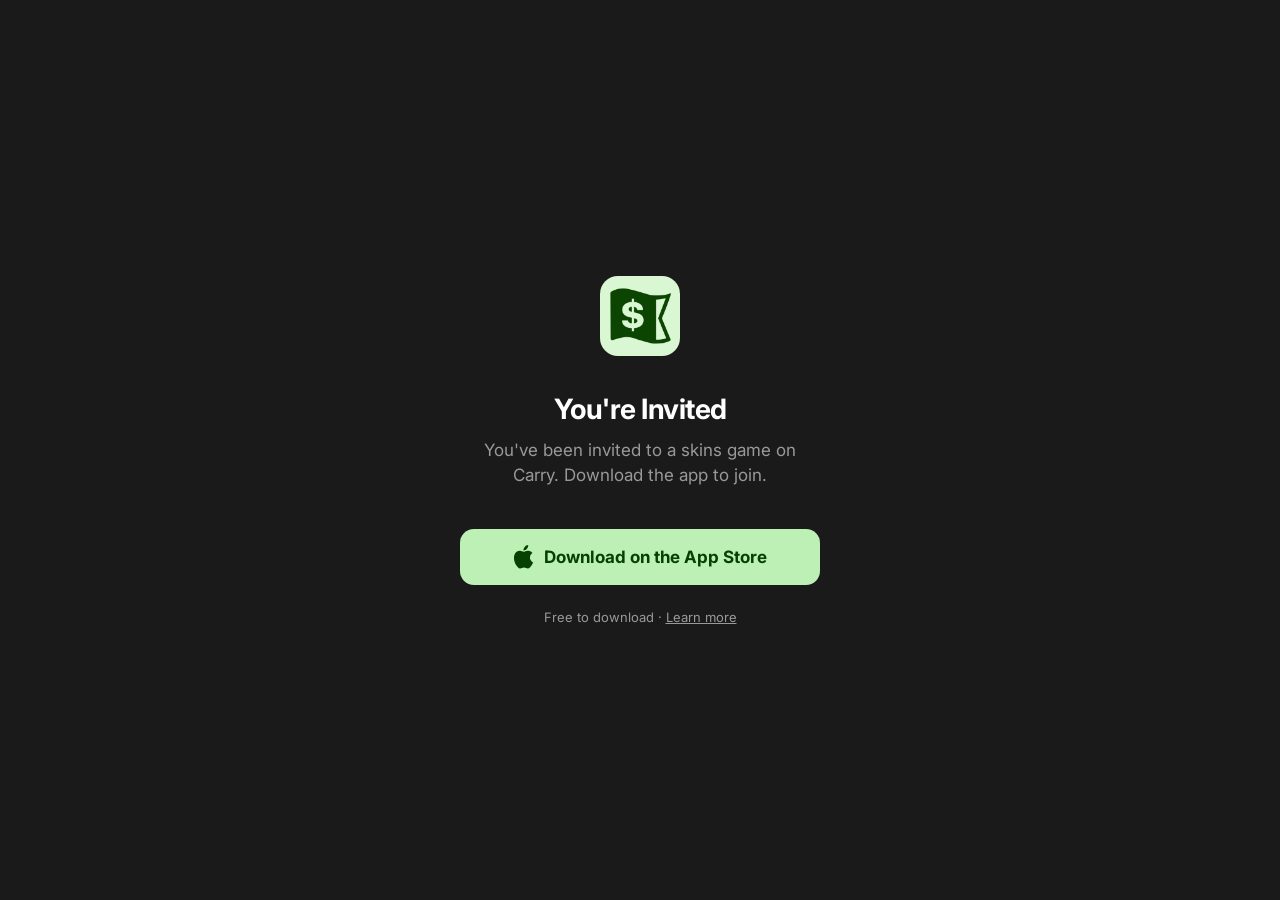
<file: site/invite/index.html>
<!DOCTYPE html>
<html lang="en">
<head>
    <meta charset="UTF-8">
    <meta name="viewport" content="width=device-width, initial-scale=1.0, maximum-scale=1.0, user-scalable=no">
    <title>You're Invited — Carry</title>
    <meta name="description" content="You've been invited to a skins game on Carry.">
    <meta name="theme-color" content="#1A1A1A">
    <link rel="preconnect" href="https://fonts.googleapis.com">
    <link rel="preconnect" href="https://fonts.gstatic.com" crossorigin>
    <link href="https://fonts.googleapis.com/css2?family=Inter:wght@400;500;600;700;800&display=swap" rel="stylesheet">
    <link rel="icon" type="image/png" href="../appicon.png">
    <link rel="apple-touch-icon" href="../appicon.png">

    <!-- Open Graph -->
    <meta property="og:title" content="You're Invited — Carry">
    <meta property="og:description" content="Join a skins game on Carry. Track skins. Settle up. Play on.">
    <meta property="og:type" content="website">
    <meta property="og:url" content="https://carryapp.site/invite">

    <!-- Apple Smart App Banner. If Carry is installed, Safari shows a
         native banner at the top of the page with an "Open" button that
         deep-links straight into the invite flow. The app-argument is
         augmented on load with the full URL so Carry receives the group id. -->
    <meta id="itunes-app-banner" name="apple-itunes-app" content="app-id=6760993864">

    <style>
        :root {
            --black: #1A1A1A;
            --white: #FFFFFF;
            --green-dark: #064102;
            --green-light: #BCF0B5;
            --gray-400: #999999;
            --font: 'Inter', -apple-system, BlinkMacSystemFont, 'SF Pro Text', sans-serif;
        }
        * { margin: 0; padding: 0; box-sizing: border-box; }
        html { -webkit-font-smoothing: antialiased; }
        body {
            font-family: var(--font);
            background: var(--black);
            color: var(--white);
            min-height: 100dvh;
            display: flex;
            flex-direction: column;
            align-items: center;
            justify-content: center;
            text-align: center;
            padding: 40px 24px;
        }
        .invite-card {
            max-width: 360px;
            width: 100%;
        }
        .app-icon {
            width: 80px;
            height: 80px;
            border-radius: 18px;
            margin-bottom: 32px;
        }
        h1 {
            font-size: 28px;
            font-weight: 700;
            letter-spacing: -0.5px;
            margin-bottom: 12px;
        }
        .subtitle {
            font-size: 17px;
            color: var(--gray-400);
            line-height: 1.5;
            margin-bottom: 40px;
        }
        .cta-button {
            display: flex;
            align-items: center;
            justify-content: center;
            gap: 10px;
            width: 100%;
            padding: 16px 20px;
            background: var(--green-light);
            color: var(--green-dark);
            font-size: 17px;
            font-weight: 700;
            border-radius: 14px;
            text-decoration: none;
            transition: opacity 0.15s;
            white-space: nowrap;
        }
        .cta-button:hover { opacity: 0.85; }
        .cta-button svg { flex-shrink: 0; }
        .footer-text {
            margin-top: 24px;
            font-size: 13px;
            color: var(--gray-400);
        }
        .footer-text a {
            color: var(--gray-400);
            text-decoration: underline;
        }
    </style>
</head>
<body>
    <div class="invite-card">
        <img src="../appicon.png" alt="Carry" class="app-icon">
        <h1>You're Invited</h1>
        <p class="subtitle">You've been invited to a skins game on Carry. Download the app to join.</p>

        <!-- App Store link — update href after Apple assigns ID -->
        <a id="cta" href="https://apps.apple.com/app/carry/id6760993864" class="cta-button">
            <svg width="20" height="24" viewBox="0 0 17 20" fill="#064102"><path d="M13.545 10.418c-.024-2.524 2.06-3.732 2.153-3.792-1.17-1.713-2.997-1.947-3.647-1.974-1.552-.157-3.03.914-3.818.914-.788 0-2.003-.891-3.293-.867-1.695.024-3.259.986-4.132 2.506-1.762 3.057-.451 7.586 1.266 10.066.839 1.213 1.84 2.575 3.154 2.527 1.265-.051 1.743-.818 3.273-.818 1.53 0 1.96.818 3.29.793 1.361-.024 2.224-1.237 3.06-2.452.964-1.406 1.362-2.767 1.386-2.838-.03-.014-2.659-1.021-2.685-4.05v-.015zM11.015 3.082c.698-.846 1.168-2.021 1.04-3.193-1.004.041-2.22.669-2.94 1.514-.647.749-1.213 1.947-1.062 3.096 1.121.087 2.264-.569 2.962-1.417z"/></svg>
            Download on the App Store
        </a>

        <p class="footer-text">Free to download · <a href="/">Learn more</a></p>
    </div>

    <script>
        (function() {
            var params = new URLSearchParams(window.location.search);
            var groupId = params.get('group');
            var fullInviteURL = window.location.href;

            // Hand the Smart App Banner the full invite URL so Safari's
            // "Open" button deep-links the installed app straight into the
            // join flow (instead of just launching Carry cold).
            if (groupId) {
                var banner = document.getElementById('itunes-app-banner');
                if (banner) {
                    banner.setAttribute(
                        'content',
                        'app-id=6760993864, app-argument=' + encodeURI(fullInviteURL)
                    );
                }
            }

            // Deliberately NOT forcing `window.location.href = 'carry://...'`
            // as a fallback deep-link. On devices without Carry installed,
            // Safari surfaces an alert ("Safari cannot open the page because
            // the address is invalid"), which is an ugly error state for
            // exactly the user we're trying to help (the new user who needs
            // the download CTA). Universal Links already handle the
            // app-installed case at the OS level before Safari ever loads
            // this page, and the Smart App Banner above covers users who
            // revisit the page with the app already installed.

            // Clipboard hand-off: when the user taps "Download Carry", copy
            // the full invite URL to the clipboard. After the user installs
            // Carry and finishes onboarding, the app checks the clipboard
            // (via the privacy-preserving `hasURLs` API) and surfaces a
            // one-tap "Open your invite" banner on the Home tab. This
            // bridges the post-install gap without App Clips.
            var cta = document.getElementById('cta');
            if (cta && navigator.clipboard && groupId) {
                cta.addEventListener('click', function() {
                    navigator.clipboard.writeText(fullInviteURL).catch(function() {
                        // Clipboard API can reject in some privacy modes —
                        // silently fall through, the user still gets the
                        // App Store link and can rescan the QR post-install.
                    });
                });
            }
        })();
    </script>
</body>
</html>
</file>
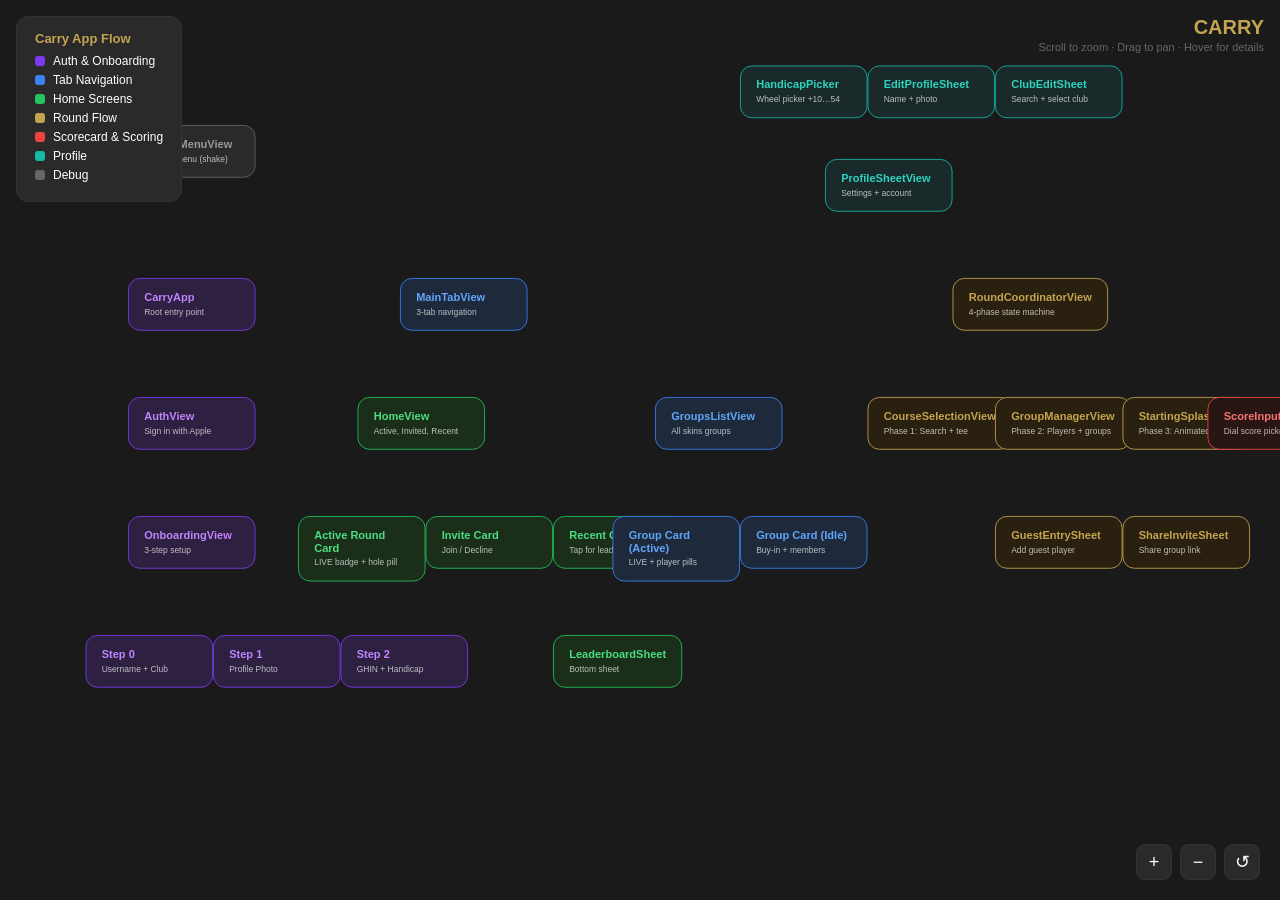
<file: app-flow.html>
<!DOCTYPE html>
<html lang="en">
<head>
<meta charset="UTF-8">
<meta name="viewport" content="width=device-width, initial-scale=1.0">
<title>Carry — App Flow</title>
<style>
  * { margin: 0; padding: 0; box-sizing: border-box; }
  body { font-family: -apple-system, BlinkMacSystemFont, 'SF Pro', sans-serif; background: #1a1a1a; color: #fff; overflow: hidden; }

  /* Canvas */
  #canvas { width: 100vw; height: 100vh; position: relative; cursor: grab; }
  #canvas.dragging { cursor: grabbing; }
  #world { position: absolute; transform-origin: 0 0; }

  /* Zoom controls */
  .controls { position: fixed; bottom: 20px; right: 20px; display: flex; gap: 8px; z-index: 100; }
  .controls button { width: 36px; height: 36px; border-radius: 8px; border: 1px solid #333; background: #2a2a2a; color: #fff; font-size: 18px; cursor: pointer; display: flex; align-items: center; justify-content: center; }
  .controls button:hover { background: #3a3a3a; }

  /* Legend */
  .legend { position: fixed; top: 16px; left: 16px; background: #2a2a2a; border-radius: 12px; padding: 14px 18px; z-index: 100; font-size: 12px; border: 1px solid #333; }
  .legend h3 { font-size: 13px; margin-bottom: 8px; color: #C4A450; }
  .legend-item { display: flex; align-items: center; gap: 8px; margin-bottom: 5px; }
  .legend-dot { width: 10px; height: 10px; border-radius: 3px; }

  /* Title */
  .page-title { position: fixed; top: 16px; right: 16px; z-index: 100; text-align: right; }
  .page-title h1 { font-size: 20px; font-weight: 800; color: #C4A450; }
  .page-title p { font-size: 11px; color: #666; margin-top: 2px; }

  /* Screen nodes */
  .screen { position: absolute; border-radius: 14px; padding: 14px 18px; min-width: 150px; cursor: pointer; transition: transform 0.15s, box-shadow 0.15s; user-select: none; }
  .screen:hover { transform: scale(1.04); box-shadow: 0 8px 24px rgba(0,0,0,0.4); z-index: 10; }
  .screen h4 { font-size: 13px; font-weight: 700; margin-bottom: 3px; }
  .screen p { font-size: 10px; opacity: 0.7; line-height: 1.4; }
  .screen .badge { display: inline-block; font-size: 9px; font-weight: 600; padding: 2px 6px; border-radius: 4px; margin-top: 5px; background: rgba(255,255,255,0.15); }

  /* Colors by category */
  .cat-auth { background: #2d2040; border: 1.5px solid #7c3aed; }
  .cat-auth h4 { color: #c084fc; }
  .cat-tab { background: #1e293b; border: 1.5px solid #3b82f6; }
  .cat-tab h4 { color: #60a5fa; }
  .cat-home { background: #1a2e1a; border: 1.5px solid #22c55e; }
  .cat-home h4 { color: #4ade80; }
  .cat-round { background: #2a2010; border: 1.5px solid #C4A450; }
  .cat-round h4 { color: #C4A450; }
  .cat-score { background: #2a1515; border: 1.5px solid #ef4444; }
  .cat-score h4 { color: #f87171; }
  .cat-profile { background: #1a2a2a; border: 1.5px solid #14b8a6; }
  .cat-profile h4 { color: #2dd4bf; }
  .cat-debug { background: #2a2a2a; border: 1.5px solid #666; }
  .cat-debug h4 { color: #999; }

  /* Section labels */
  .section-label { position: absolute; font-size: 11px; font-weight: 700; letter-spacing: 1.5px; text-transform: uppercase; color: #555; }

  /* Connections (SVG) */
  svg.connections { position: absolute; top: 0; left: 0; width: 100%; height: 100%; pointer-events: none; }
  svg.connections path { fill: none; stroke-width: 1.5; opacity: 0.4; }
  svg.connections path.highlight { opacity: 0.9; stroke-width: 2.5; }

  /* Tooltip */
  .tooltip { position: fixed; background: #333; border: 1px solid #555; border-radius: 8px; padding: 10px 14px; font-size: 11px; line-height: 1.5; max-width: 260px; z-index: 200; pointer-events: none; display: none; }
  .tooltip h5 { font-size: 12px; font-weight: 700; margin-bottom: 4px; color: #C4A450; }
</style>
</head>
<body>

<div class="legend">
  <h3>Carry App Flow</h3>
  <div class="legend-item"><div class="legend-dot" style="background:#7c3aed"></div> Auth & Onboarding</div>
  <div class="legend-item"><div class="legend-dot" style="background:#3b82f6"></div> Tab Navigation</div>
  <div class="legend-item"><div class="legend-dot" style="background:#22c55e"></div> Home Screens</div>
  <div class="legend-item"><div class="legend-dot" style="background:#C4A450"></div> Round Flow</div>
  <div class="legend-item"><div class="legend-dot" style="background:#ef4444"></div> Scorecard & Scoring</div>
  <div class="legend-item"><div class="legend-dot" style="background:#14b8a6"></div> Profile</div>
  <div class="legend-item"><div class="legend-dot" style="background:#666"></div> Debug</div>
</div>

<div class="page-title">
  <h1>CARRY</h1>
  <p>Scroll to zoom &middot; Drag to pan &middot; Hover for details</p>
</div>

<div class="controls">
  <button onclick="zoomIn()">+</button>
  <button onclick="zoomOut()">&minus;</button>
  <button onclick="resetView()">&#8634;</button>
</div>

<div class="tooltip" id="tooltip"></div>

<div id="canvas">
  <div id="world">
    <svg class="connections" id="svg"></svg>
  </div>
</div>

<script>
// ── Screen data ──────────────────────────────────────────────────
const screens = [
  // Auth flow
  { id: 'app',         x: 80,  y: 280, cat: 'auth',    title: 'CarryApp', desc: 'Root entry point', detail: 'Checks auth state, shows debug button (ladybug) when devMode=true. Handles deep link URLs for group invites.' },
  { id: 'auth',        x: 80,  y: 420, cat: 'auth',    title: 'AuthView', desc: 'Sign in with Apple', detail: 'Full-screen sign-in. Apple auth flow. Debug skip available. Animated welcome text.' },
  { id: 'onboard',     x: 80,  y: 560, cat: 'auth',    title: 'OnboardingView', desc: '3-step setup', detail: 'Step 0: Username + Home Club search\nStep 1: Profile photo (PhotosPicker)\nStep 2: GHIN number + Handicap Index\nSkippable steps, animated transitions.' },
  { id: 'onboard0',    x: 30,  y: 700, cat: 'auth',    title: 'Step 0', desc: 'Username + Club', detail: 'Username field with @ prefix, live availability check.\nHome Club: search-as-you-type via GolfCourseAPI, 400ms debounce.\n"Not a club member" checkbox option.\nSelected club shows "Change" button.' },
  { id: 'onboard1',    x: 180, y: 700, cat: 'auth',    title: 'Step 1', desc: 'Profile Photo', detail: 'PhotosPicker integration.\nCircular avatar preview.\nSkippable — can proceed without photo.' },
  { id: 'onboard2',    x: 330, y: 700, cat: 'auth',    title: 'Step 2', desc: 'GHIN + Handicap', detail: 'GHIN Number: 6-8 digit numeric input.\nHandicap Index: supports +1.0 to +10.0 (plus handicap) and 0 to 54.0.\nKeyboard: numbersAndPunctuation.' },

  // Main tabs
  { id: 'tabs',        x: 400, y: 280, cat: 'tab',     title: 'MainTabView', desc: '3-tab navigation', detail: 'Custom sticky tab bar at bottom.\nTabs: Home, Skin Games, Profile.\nHandles deep link group invites.\nAuto-switches new users to Profile tab.\nControls tab bar visibility (hidden during rounds).' },

  // Home
  { id: 'home',        x: 350, y: 420, cat: 'home',    title: 'HomeView', desc: 'Active, Invited, Recent', detail: 'Three sections:\n• Active Rounds — LIVE badge, hole indicator\n• Invites — Join/Decline actions\n• Recent — swipe to delete, tap for leaderboard\n\nRound cards show group name, course, tee time, player pills.' },
  { id: 'home-active', x: 280, y: 560, cat: 'home',    title: 'Active Round Card', desc: 'LIVE badge + hole pill', detail: 'Green pulsating LIVE dot.\nBlack capsule with hole number.\nShows course name, tee time.\nPlayer pills with $0 winnings.\nTap → opens RoundCoordinatorView at Phase 4.' },
  { id: 'home-invite', x: 430, y: 560, cat: 'home',    title: 'Invite Card', desc: 'Join / Decline', detail: 'Shows inviter name and group.\nJoin → creates SavedGroup, switches to Skin Games tab.\nDecline → removes from list.' },
  { id: 'home-recent', x: 580, y: 560, cat: 'home',    title: 'Recent Card', desc: 'Tap for leaderboard', detail: 'Shows group name, course, rounds played, time label.\nDisplays skins winnings ($amount).\nSwipe left → delete/leave.\nTap → LeaderboardSheet.' },
  { id: 'leaderboard', x: 580, y: 700, cat: 'home',    title: 'LeaderboardSheet', desc: 'Bottom sheet', detail: 'Sheet with .large detent.\nShows final standings.\nSkins won, net winnings per player.\nPlayer avatars + HCP display.' },

  // Groups
  { id: 'groups',      x: 700, y: 420, cat: 'tab',     title: 'GroupsListView', desc: 'All skins groups', detail: 'List of SavedGroup cards.\nTwo card variants:\n• Active: LIVE badge, hole, player pills with $\n• Idle: buy-in pill, course, tee time, player pills\n\nCreate Group button.\nShare app button.' },
  { id: 'group-active',x: 650, y: 560, cat: 'tab',     title: 'Group Card (Active)', desc: 'LIVE + player pills', detail: 'Group name (16pt bold).\nGreen LIVE pill + hole number in black capsule.\nCourse name + tee time.\nPlayer pills with avatar + name + $0.' },
  { id: 'group-idle',  x: 800, y: 560, cat: 'tab',     title: 'Group Card (Idle)', desc: 'Buy-in + members', detail: 'Group name (16pt bold).\nGold buy-in capsule ($X Buy-In).\nCourse name + scheduled tee time.\nPlayer pills with avatar + name.' },

  // Round flow
  { id: 'coordinator', x: 1050, y: 280, cat: 'round',  title: 'RoundCoordinatorView', desc: '4-phase state machine', detail: 'Manages entire round lifecycle.\nPhase transitions with spring animations.\nCreator vs Participant paths.\nBack button behavior varies by phase and role.' },
  { id: 'course-sel',  x: 950,  y: 420, cat: 'round',  title: 'CourseSelectionView', desc: 'Phase 1: Search + tee', detail: 'Search courses via GolfCourseAPI.\nRecent courses list.\nTee box picker (men\'s/women\'s tees).\nShows course rating + slope.\nSelect tee → advances to Phase 2.' },
  { id: 'group-mgr',   x: 1100, y: 420, cat: 'round',  title: 'GroupManagerView', desc: 'Phase 2: Players + groups', detail: 'Player grid (4-col, drag & drop).\nAdd guest → GuestEntrySheet.\nTee time pickers per group.\nBuy-in amount input.\nScorer assignment per group.\nChange course → CourseSelectionView sheet.\nShare invite link.\n\nCreator: full edit access.\nParticipant: view only.' },
  { id: 'splash',      x: 1250, y: 420, cat: 'round',  title: 'StartingSplash', desc: 'Phase 3: Animated start', detail: 'Staggered animations:\nFlag → Title → Details → Stats → Pulse.\n"Go to Scorecard" → Phase 4.\n"Back to Groups" → Phase 2.' },
  { id: 'guest-sheet', x: 1100, y: 560, cat: 'round',  title: 'GuestEntrySheet', desc: 'Add guest player', detail: 'Name input + Handicap Index.\nSupports plus handicaps (+1.0 to +10.0).\nAdds to available players grid.' },
  { id: 'share-invite',x: 1250, y: 560, cat: 'round',  title: 'ShareInviteSheet', desc: 'Share group link', detail: 'Native share sheet.\nGenerates invite URL via GroupInviteParser.\nRecipient taps link → deep link into app.' },

  // Scorecard
  { id: 'scorecard',   x: 1450, y: 280, cat: 'score',  title: 'ScorecardView', desc: 'Phase 4: Live scorecard', detail: 'Sticky left column: player names.\nHorizontal scroll: 18 holes + skins.\nActive hole highlighted.\nSwipe: left shows labels, right hides.\n\nMenu: Group Settings, Change Course, Share, End Round.\n\nCreator: back → GroupManagerView.\nParticipant: back → Home.' },
  { id: 'score-input', x: 1350, y: 420, cat: 'score',  title: 'ScoreInputSheet', desc: 'Dial score picker', detail: 'Bottom sheet with drag handle.\nShows player name + hole number.\nDial picker for score selection.\n"Next" → rotates to next unscored player.\n"Save" → enters score, dismisses.' },
  { id: 'cash-bar',    x: 1500, y: 420, cat: 'score',  title: 'CashGamesBar', desc: 'Pot + skins breakdown', detail: 'Shows total pot amount.\nSkins won per player.\nAnimated confetti on new skin wins.\nTracks score changes for winner detection.' },
  { id: 'round-done',  x: 1650, y: 420, cat: 'score',  title: 'RoundCompleteView', desc: 'Celebration + results', detail: 'Expandable/collapsible overlay.\nConfetti burst on winners.\nCheckmark animation.\nLeaderboard with skins + net winnings.\nDrag down to collapse.\nShare results button.' },

  // Profile
  { id: 'profile',     x: 900, y: 140, cat: 'profile', title: 'ProfileSheetView', desc: 'Settings + account', detail: 'Avatar with camera badge.\nHandicap display (HCP pill, tap to edit).\nDisplay name, username.\n\nSections:\n• Personal Information\n• Home Club\n• GHIN Number\n• Notifications\n• Sign Out' },
  { id: 'hcp-picker',  x: 800, y: 30,  cat: 'profile', title: 'HandicapPicker', desc: 'Wheel picker +10…54', detail: 'Two-wheel picker (whole + decimal).\nRange: +10 (displayed as "+10") to 54.\nNegative stored values = plus handicaps.\nSave → updates via AuthService.' },
  { id: 'edit-profile',x: 950, y: 30,  cat: 'profile', title: 'EditProfileSheet', desc: 'Name + photo', detail: 'Edit first name, last name.\nChange profile photo.\nPhotoPicker integration.' },
  { id: 'club-edit',   x: 1100, y: 30,  cat: 'profile', title: 'ClubEditSheet', desc: 'Search + select club', detail: 'Same search pattern as onboarding.\nGolfCourseAPI search, 400ms debounce.\nSelected club shows "Change" button.\n"Not a club member" checkbox.\nClear → removes club.' },

  // Debug
  { id: 'debug',       x: 80,  y: 100, cat: 'debug',   title: 'DebugMenuView', desc: 'Dev/QA menu (shake)', detail: 'Full-screen cover via device shake or ladybug button.\n\nNav: Home, Groups, Onboarding, Auth, Welcome, Splash.\n\nScorecard states:\n• Empty, Mid-game (Hole 6), Hole 17, Hole 18\n• Viewer (read-only), Auto-score\n• Pill celebration, Provisional Results\n• Round Complete\n\nAuth toggles, group reset/clear.' },
];

// ── Connections ──────────────────────────────────────────────────
const connections = [
  // Auth flow
  { from: 'app', to: 'auth', label: 'not authenticated', color: '#7c3aed' },
  { from: 'app', to: 'tabs', label: 'authenticated', color: '#3b82f6' },
  { from: 'auth', to: 'onboard', label: 'sign in success', color: '#7c3aed' },
  { from: 'onboard', to: 'onboard0', color: '#7c3aed' },
  { from: 'onboard', to: 'onboard1', color: '#7c3aed' },
  { from: 'onboard', to: 'onboard2', color: '#7c3aed' },
  { from: 'onboard2', to: 'tabs', label: "Let's Go", color: '#7c3aed' },

  // Tabs
  { from: 'tabs', to: 'home', color: '#3b82f6' },
  { from: 'tabs', to: 'groups', color: '#3b82f6' },
  { from: 'tabs', to: 'profile', color: '#3b82f6' },

  // Home
  { from: 'home', to: 'home-active', color: '#22c55e' },
  { from: 'home', to: 'home-invite', color: '#22c55e' },
  { from: 'home', to: 'home-recent', color: '#22c55e' },
  { from: 'home-recent', to: 'leaderboard', label: 'tap', color: '#22c55e' },
  { from: 'home-active', to: 'coordinator', label: 'tap → Phase 4', color: '#C4A450' },

  // Groups
  { from: 'groups', to: 'group-active', color: '#3b82f6' },
  { from: 'groups', to: 'group-idle', color: '#3b82f6' },
  { from: 'groups', to: 'coordinator', label: 'tap / create', color: '#C4A450' },

  // Round flow
  { from: 'coordinator', to: 'course-sel', label: 'Phase 1', color: '#C4A450' },
  { from: 'coordinator', to: 'group-mgr', label: 'Phase 2', color: '#C4A450' },
  { from: 'coordinator', to: 'splash', label: 'Phase 3', color: '#C4A450' },
  { from: 'coordinator', to: 'scorecard', label: 'Phase 4', color: '#C4A450' },
  { from: 'course-sel', to: 'group-mgr', label: 'select tee', color: '#C4A450' },
  { from: 'group-mgr', to: 'splash', label: 'confirm', color: '#C4A450' },
  { from: 'splash', to: 'scorecard', label: 'go to scorecard', color: '#C4A450' },
  { from: 'group-mgr', to: 'guest-sheet', label: 'add guest', color: '#C4A450' },
  { from: 'group-mgr', to: 'share-invite', label: 'share', color: '#C4A450' },
  { from: 'group-mgr', to: 'course-sel', label: 'change course', color: '#C4A450' },

  // Scorecard
  { from: 'scorecard', to: 'score-input', label: 'tap cell', color: '#ef4444' },
  { from: 'scorecard', to: 'cash-bar', color: '#ef4444' },
  { from: 'scorecard', to: 'round-done', label: 'all 18 scored', color: '#ef4444' },
  { from: 'scorecard', to: 'group-mgr', label: 'edit players', color: '#C4A450' },

  // Profile
  { from: 'profile', to: 'hcp-picker', label: 'edit HCP', color: '#14b8a6' },
  { from: 'profile', to: 'edit-profile', label: 'edit profile', color: '#14b8a6' },
  { from: 'profile', to: 'club-edit', label: 'edit club', color: '#14b8a6' },
  { from: 'profile', to: 'auth', label: 'sign out', color: '#7c3aed' },

  // Debug
  { from: 'app', to: 'debug', label: 'shake', color: '#666' },
  { from: 'debug', to: 'home', color: '#666' },
  { from: 'debug', to: 'groups', color: '#666' },
  { from: 'debug', to: 'onboard', color: '#666' },
  { from: 'debug', to: 'scorecard', color: '#666' },
];

// ── Render ───────────────────────────────────────────────────────
const world = document.getElementById('world');
const svg = document.getElementById('svg');
const canvas = document.getElementById('canvas');
const tooltip = document.getElementById('tooltip');

// Create screen nodes
const screenEls = {};
screens.forEach(s => {
  const el = document.createElement('div');
  el.className = `screen cat-${s.cat}`;
  el.style.left = s.x + 'px';
  el.style.top = s.y + 'px';
  el.innerHTML = `<h4>${s.title}</h4><p>${s.desc}</p>`;
  el.dataset.id = s.id;

  el.addEventListener('mouseenter', e => {
    tooltip.style.display = 'block';
    tooltip.innerHTML = `<h5>${s.title}</h5>${s.detail.replace(/\n/g, '<br>')}`;
    // Highlight connected paths
    document.querySelectorAll(`path[data-from="${s.id}"], path[data-to="${s.id}"]`).forEach(p => p.classList.add('highlight'));
  });
  el.addEventListener('mousemove', e => {
    tooltip.style.left = (e.clientX + 14) + 'px';
    tooltip.style.top = (e.clientY + 14) + 'px';
  });
  el.addEventListener('mouseleave', () => {
    tooltip.style.display = 'none';
    document.querySelectorAll('path.highlight').forEach(p => p.classList.remove('highlight'));
  });

  world.appendChild(el);
  screenEls[s.id] = el;
});

// Draw connections
function getCenter(id) {
  const el = screenEls[id];
  if (!el) return { x: 0, y: 0 };
  const x = parseFloat(el.style.left) + el.offsetWidth / 2;
  const y = parseFloat(el.style.top) + el.offsetHeight / 2;
  return { x, y };
}

function drawConnections() {
  svg.innerHTML = '';
  connections.forEach(c => {
    const a = getCenter(c.from);
    const b = getCenter(c.to);
    const dx = b.x - a.x;
    const dy = b.y - a.y;
    const cx1 = a.x + dx * 0.4;
    const cy1 = a.y;
    const cx2 = b.x - dx * 0.4;
    const cy2 = b.y;
    const path = document.createElementNS('http://www.w3.org/2000/svg', 'path');
    path.setAttribute('d', `M${a.x},${a.y} C${cx1},${cy1} ${cx2},${cy2} ${b.x},${b.y}`);
    path.setAttribute('stroke', c.color || '#555');
    path.dataset.from = c.from;
    path.dataset.to = c.to;
    svg.appendChild(path);
  });
}

requestAnimationFrame(drawConnections);

// ── Pan & Zoom ───────────────────────────────────────────────────
let scale = 0.85, panX = 60, panY = 40;
let isPanning = false, startX, startY;

function applyTransform() {
  world.style.transform = `translate(${panX}px,${panY}px) scale(${scale})`;
}
applyTransform();

canvas.addEventListener('mousedown', e => {
  if (e.target.closest('.screen')) return;
  isPanning = true;
  startX = e.clientX - panX;
  startY = e.clientY - panY;
  canvas.classList.add('dragging');
});
window.addEventListener('mousemove', e => {
  if (!isPanning) return;
  panX = e.clientX - startX;
  panY = e.clientY - startY;
  applyTransform();
});
window.addEventListener('mouseup', () => { isPanning = false; canvas.classList.remove('dragging'); });

canvas.addEventListener('wheel', e => {
  e.preventDefault();
  const delta = e.deltaY > 0 ? 0.92 : 1.08;
  scale = Math.min(3, Math.max(0.25, scale * delta));
  applyTransform();
}, { passive: false });

function zoomIn() { scale = Math.min(3, scale * 1.2); applyTransform(); }
function zoomOut() { scale = Math.max(0.25, scale * 0.8); applyTransform(); }
function resetView() { scale = 0.85; panX = 60; panY = 40; applyTransform(); }
</script>
</body>
</html>
</file>
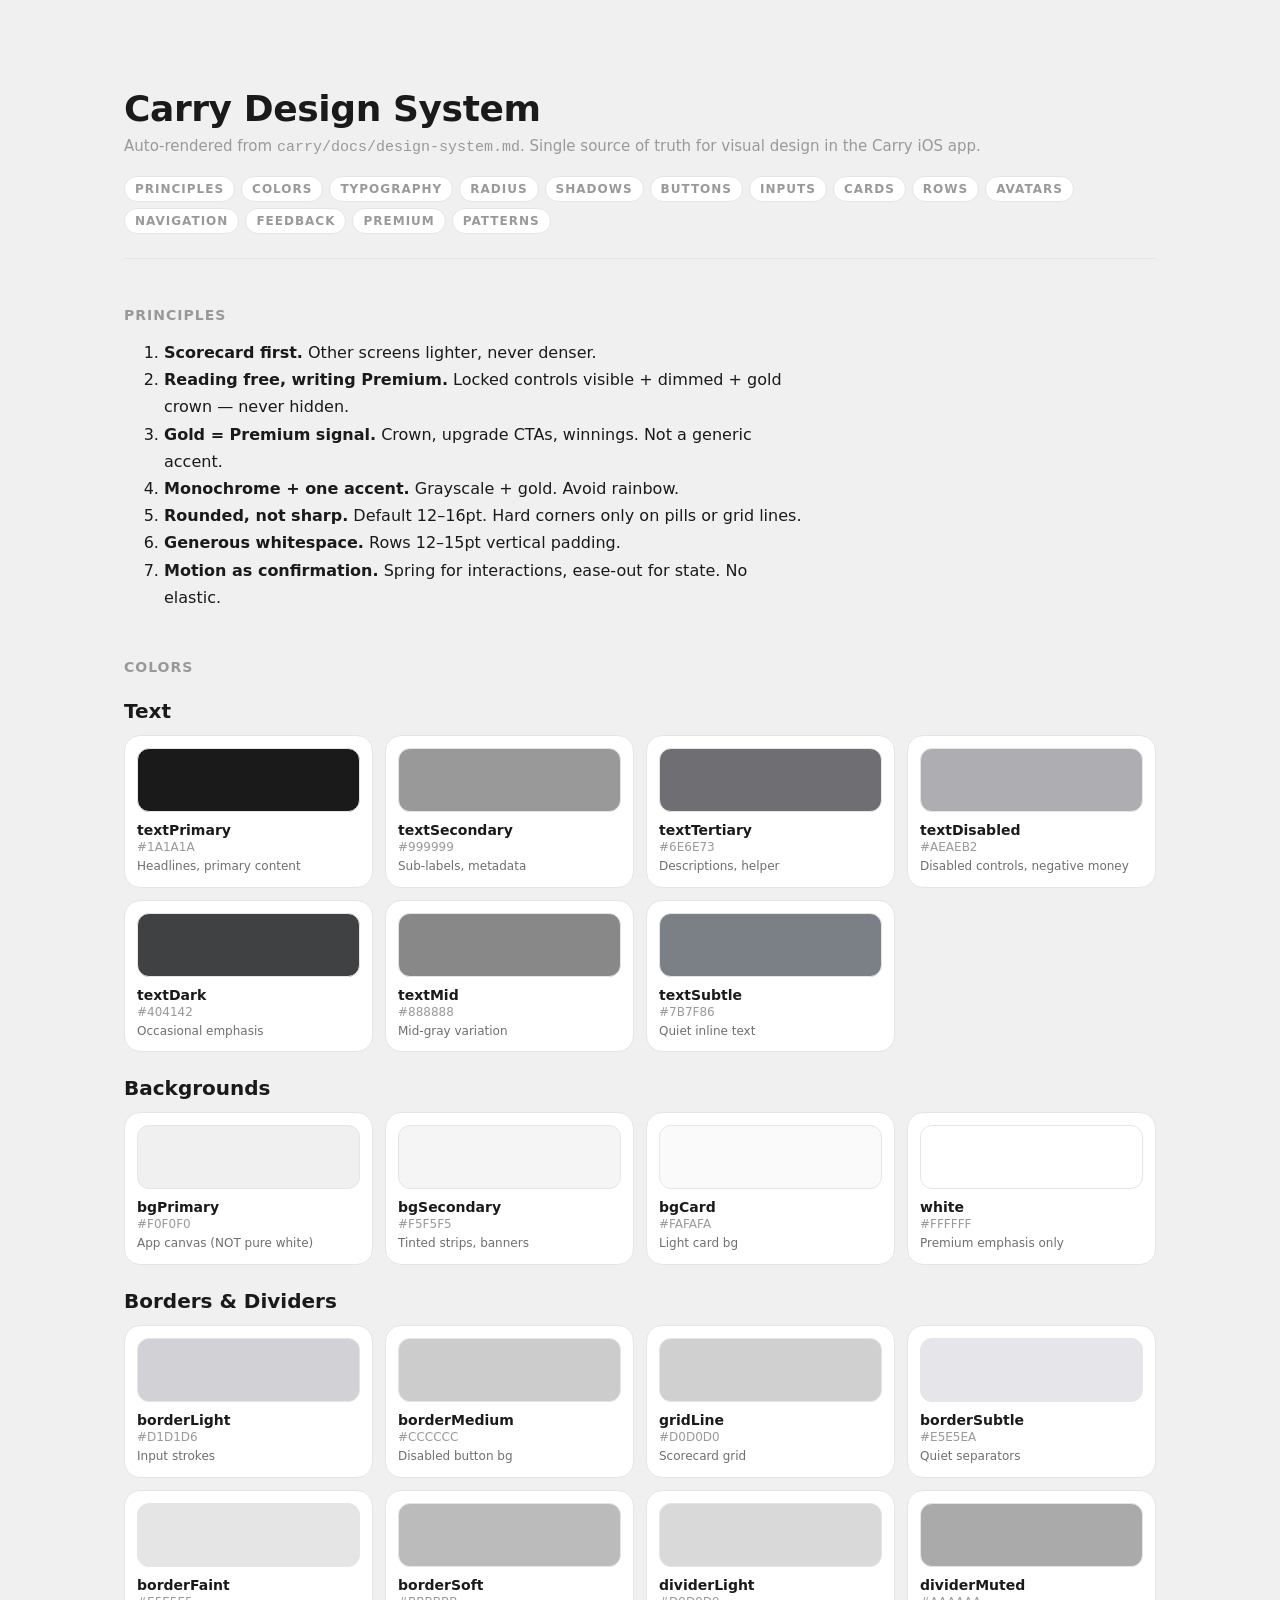
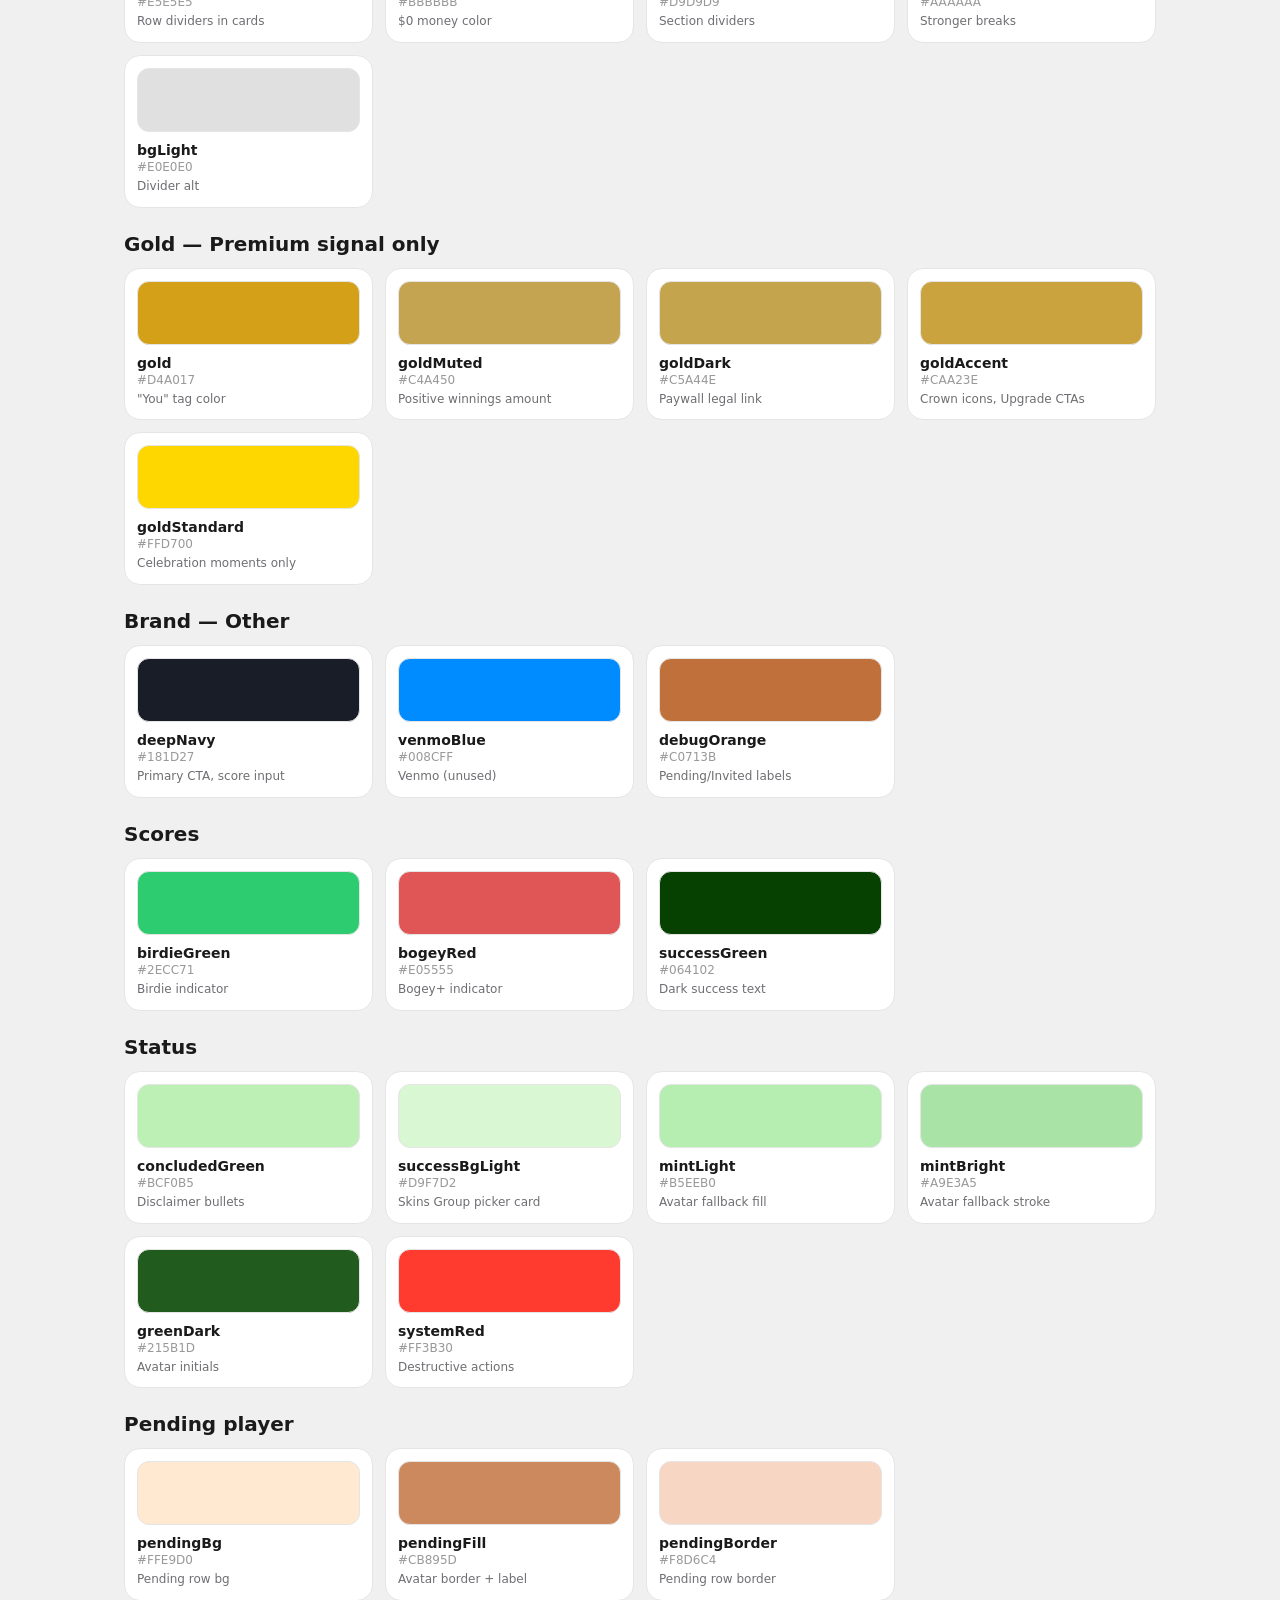
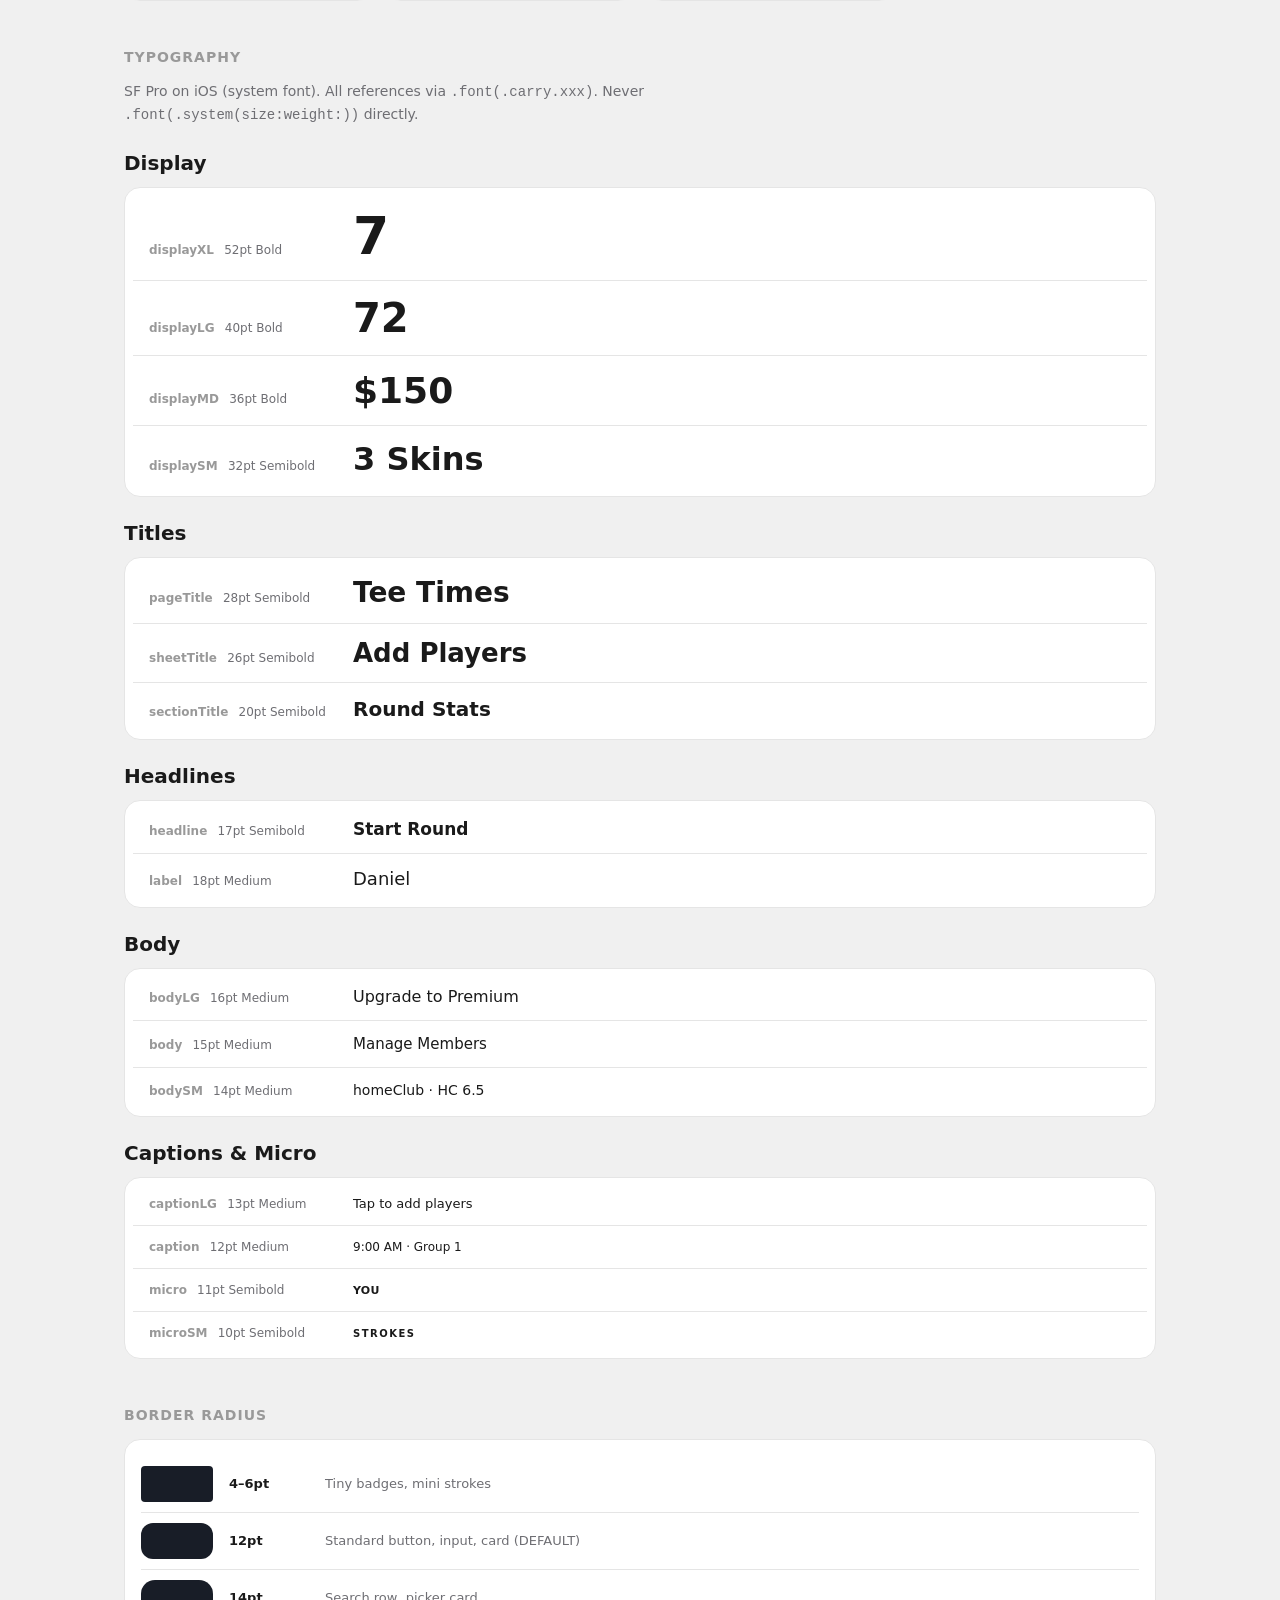
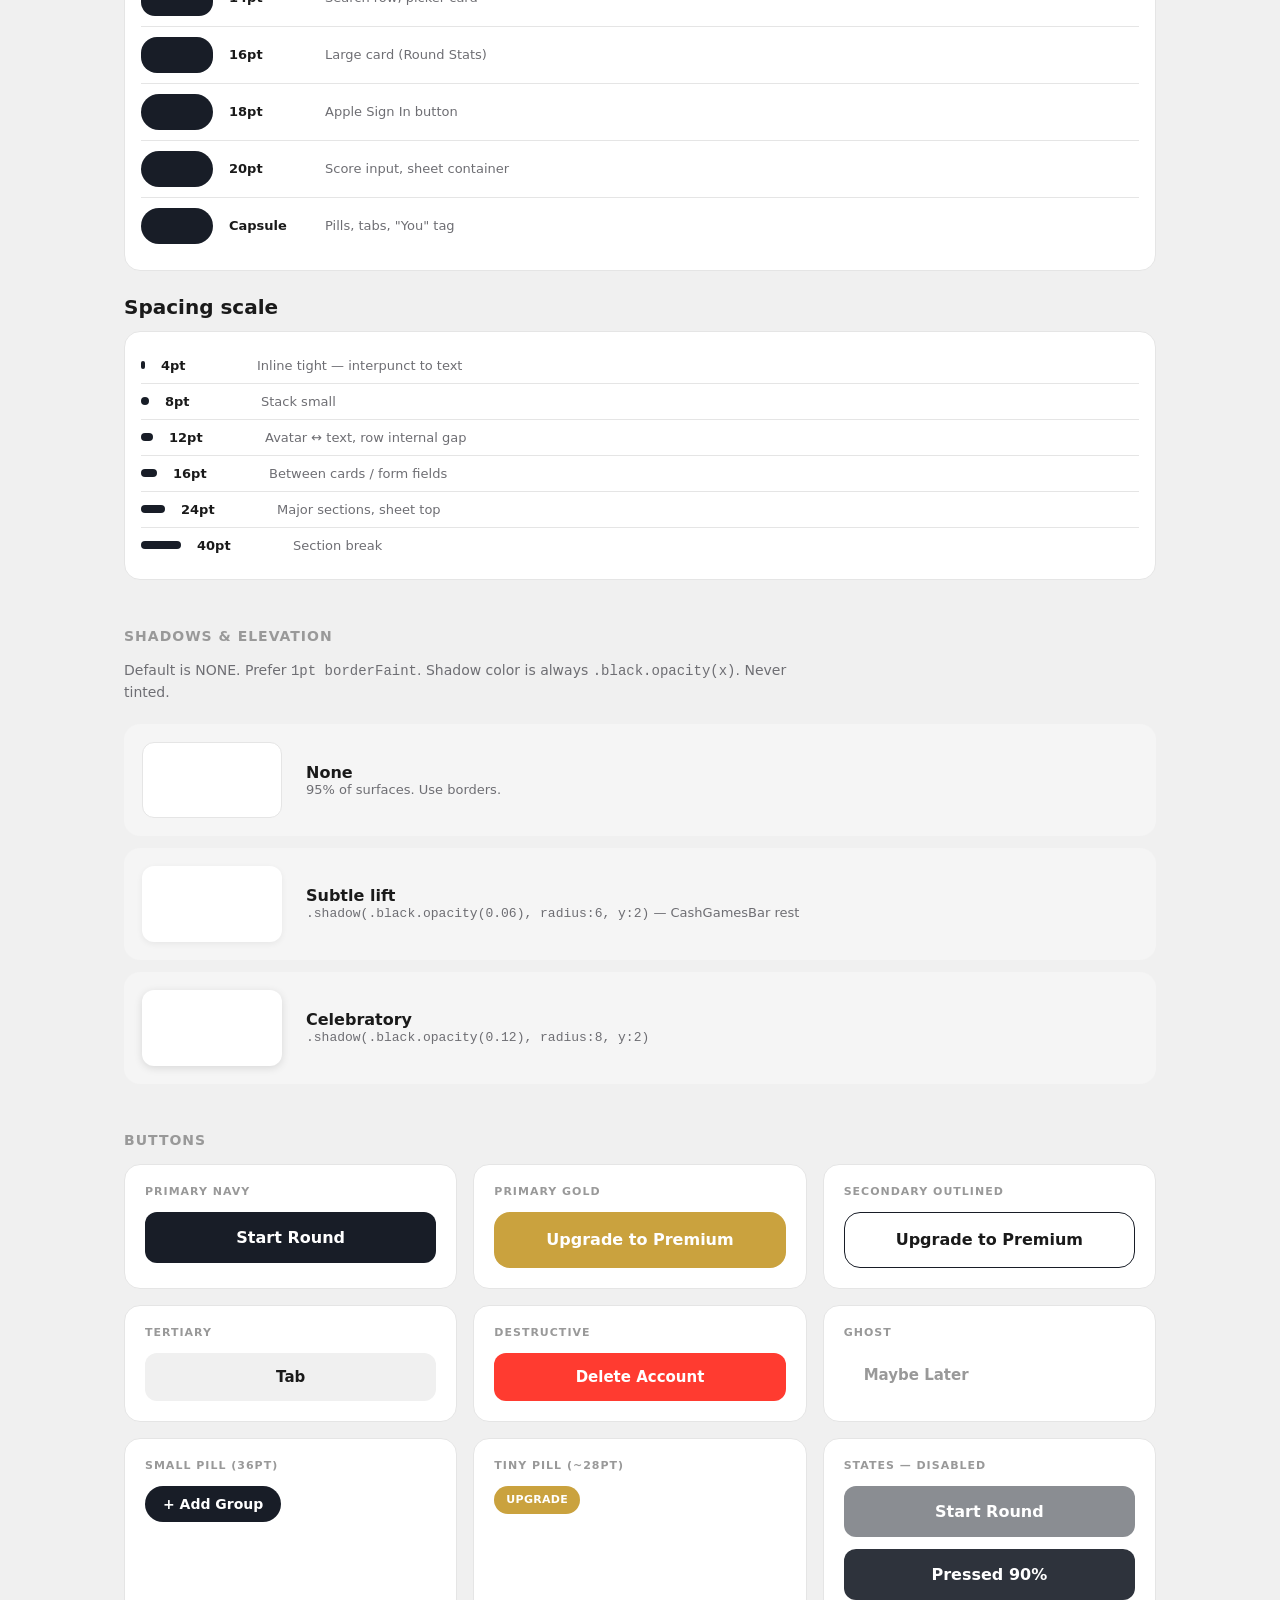
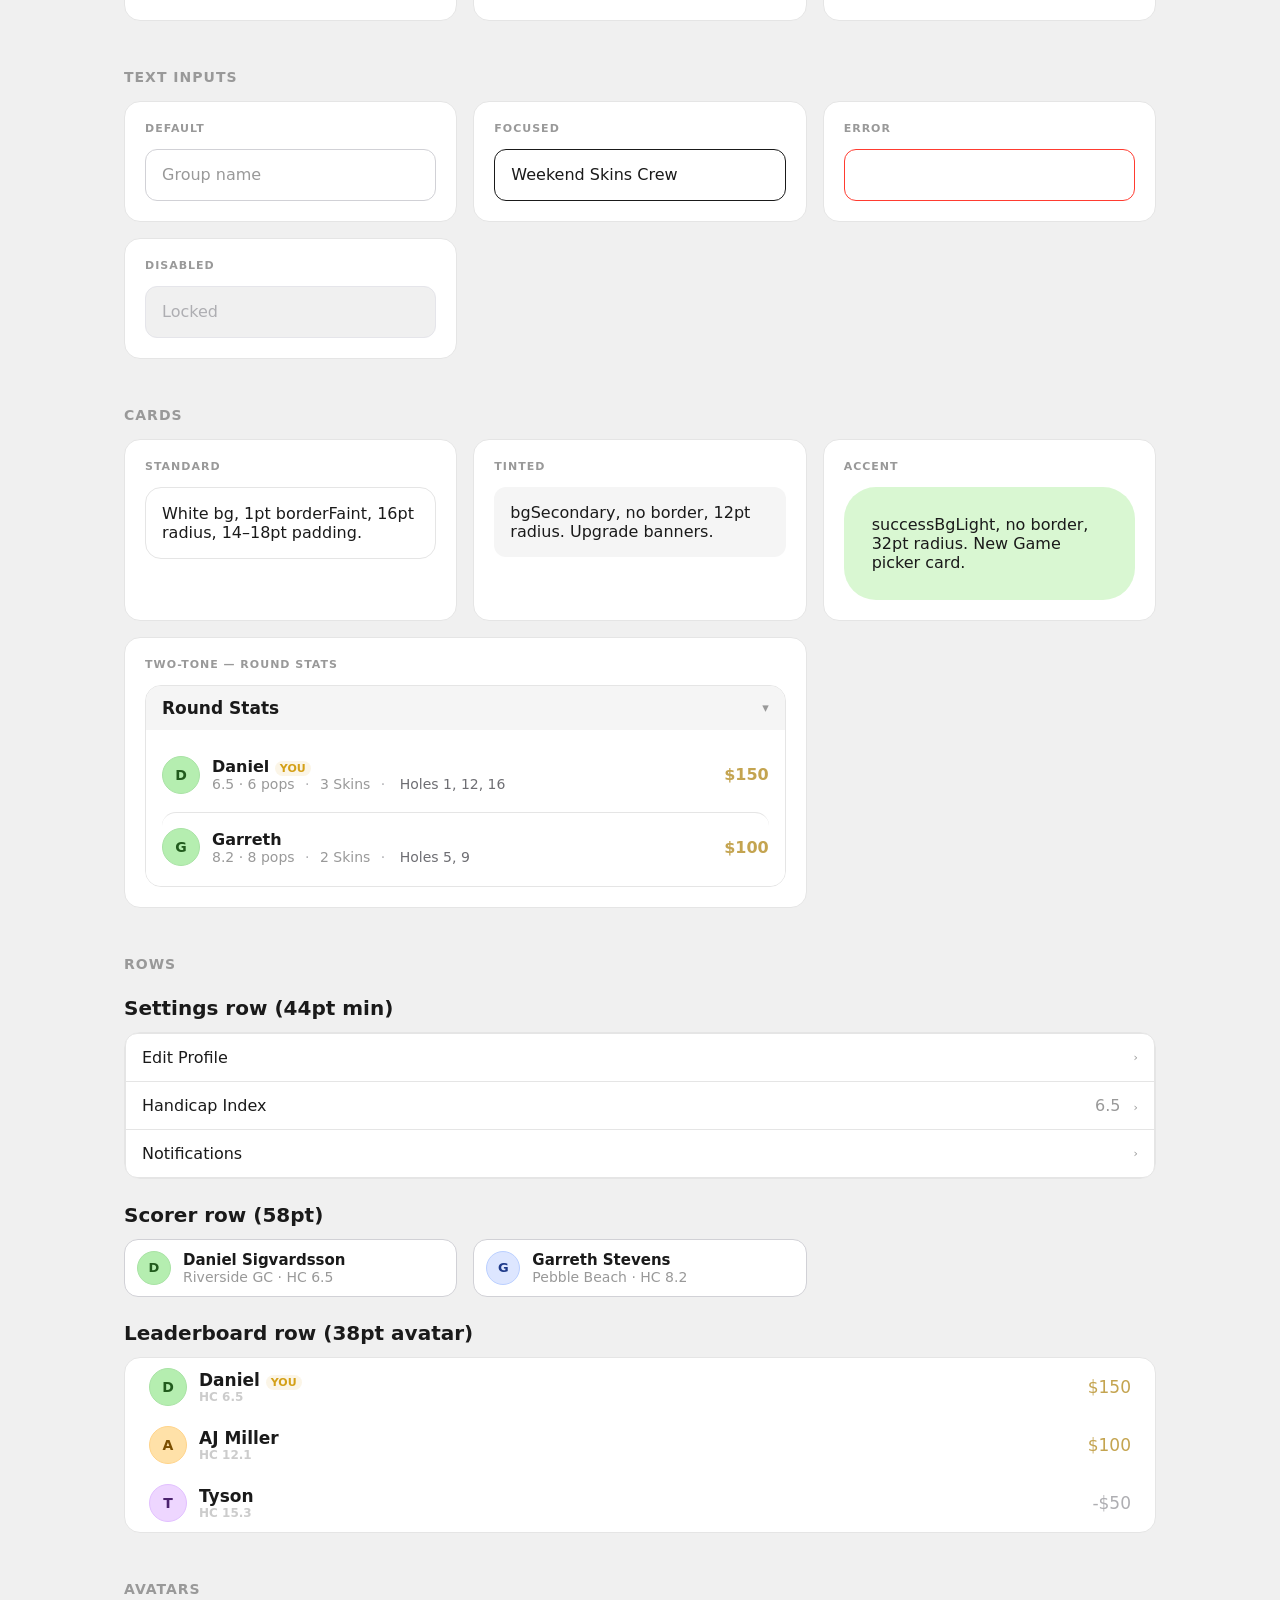
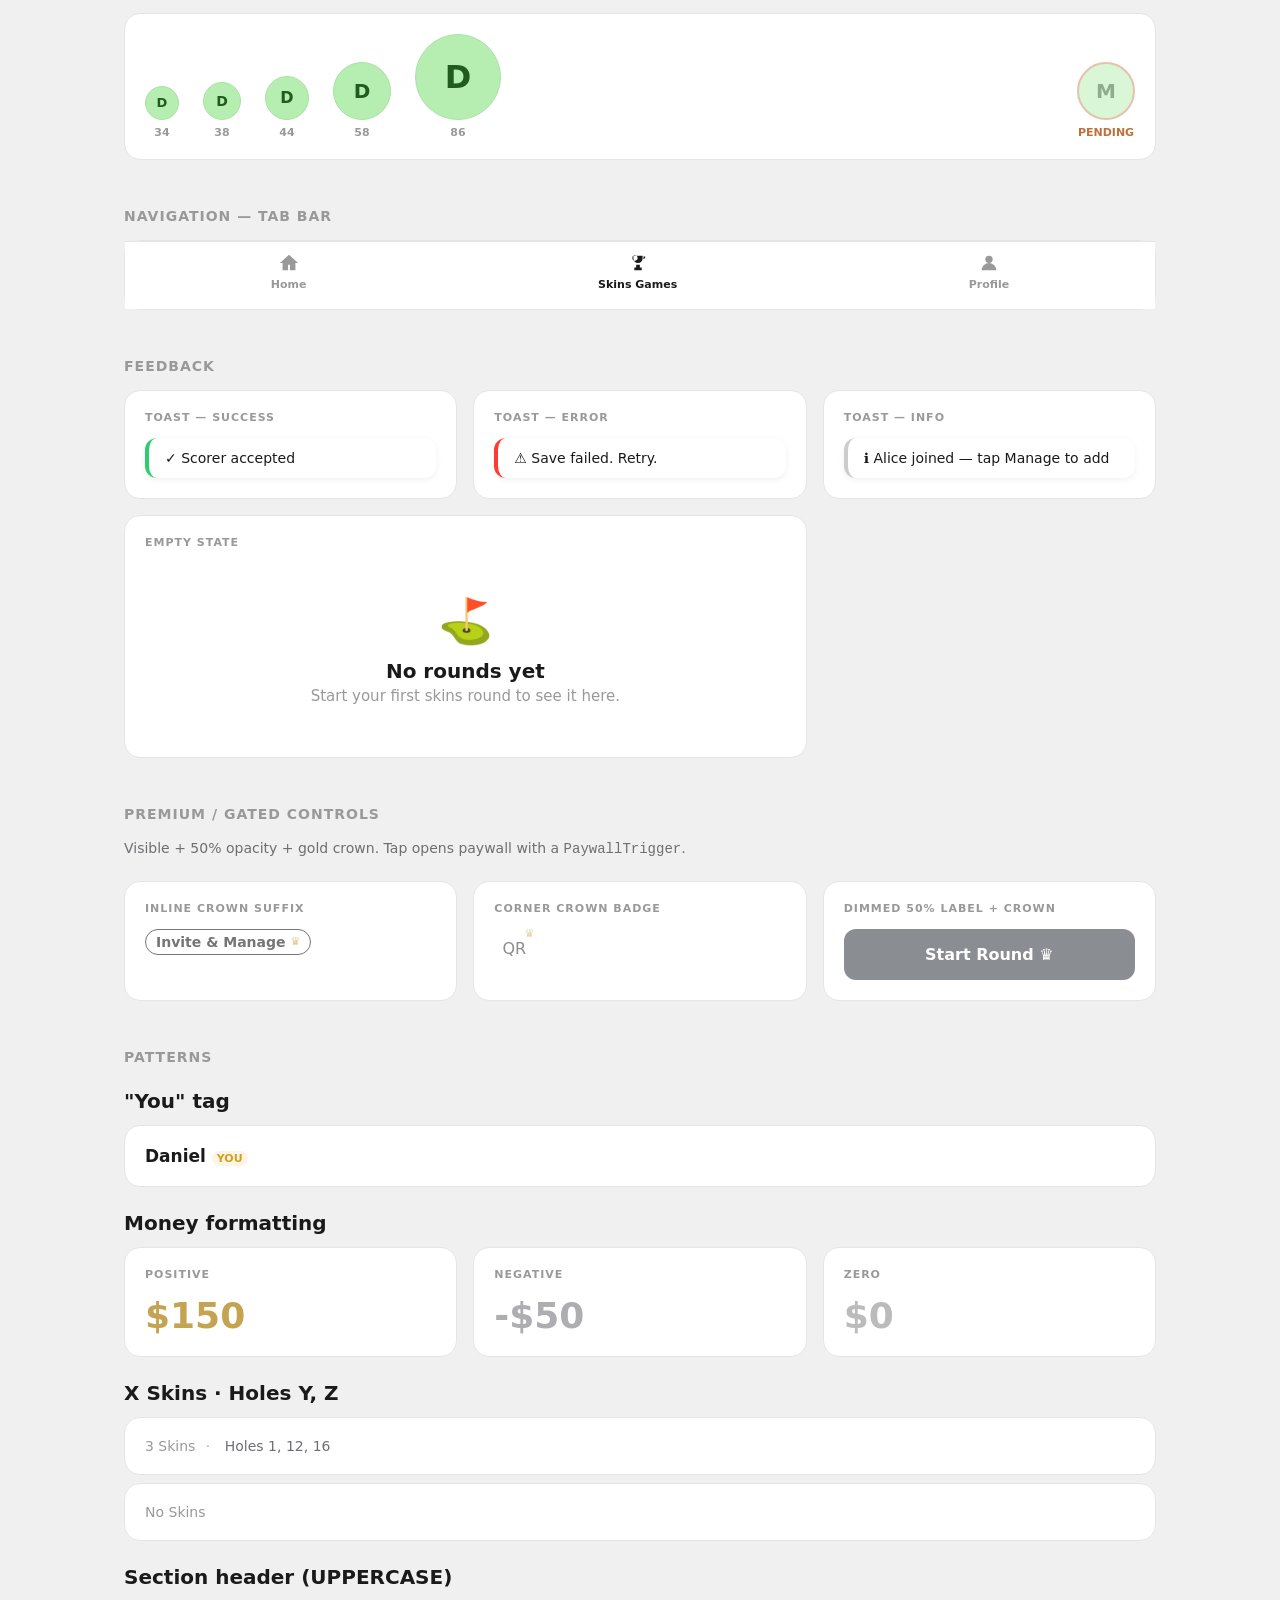
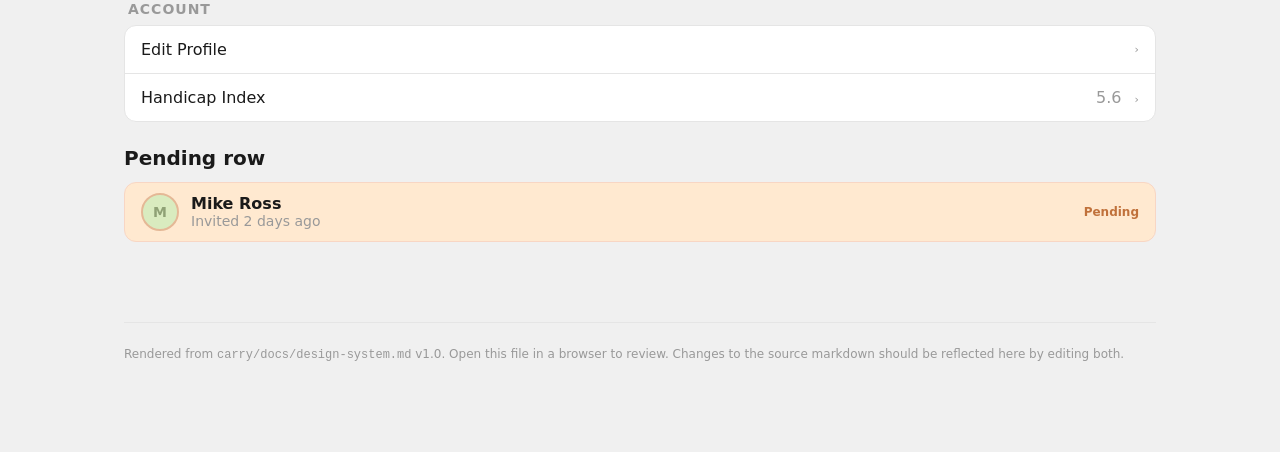
<file: design-system-bundle/design-system-preview.html>
<!doctype html>
<html lang="en">
<head>
<meta charset="utf-8" />
<meta name="viewport" content="width=device-width, initial-scale=1" />
<title>Carry Design System</title>
<style>
  :root {
    /* Text */
    --textPrimary: #1A1A1A;
    --textSecondary: #999999;
    --textTertiary: #6E6E73;
    --textDisabled: #AEAEB2;
    --textDark: #404142;
    --textMid: #888888;
    --textSubtle: #7B7F86;
    /* Backgrounds */
    --bgPrimary: #F0F0F0;
    --bgSecondary: #F5F5F5;
    --bgCard: #FAFAFA;
    /* Borders */
    --borderLight: #D1D1D6;
    --borderMedium: #CCCCCC;
    --gridLine: #D0D0D0;
    --borderSubtle: #E5E5EA;
    --borderFaint: #E5E5E5;
    --borderSoft: #BBBBBB;
    --dividerLight: #D9D9D9;
    --dividerMuted: #AAAAAA;
    --bgLight: #E0E0E0;
    /* Gold (Premium) */
    --gold: #D4A017;
    --goldMuted: #C4A450;
    --goldDark: #C5A44E;
    --goldAccent: #CAA23E;
    --goldStandard: #FFD700;
    /* Brand */
    --deepNavy: #181D27;
    --venmoBlue: #008CFF;
    --debugOrange: #C0713B;
    /* Scores */
    --birdieGreen: #2ECC71;
    --bogeyRed: #E05555;
    --successGreen: #064102;
    /* Status */
    --concludedGreen: #BCF0B5;
    --successBgLight: #D9F7D2;
    --mintLight: #B5EEB0;
    --mintBright: #A9E3A5;
    --greenDark: #215B1D;
    --systemRed: #FF3B30;
    /* Pending */
    --pendingBg: #FFE9D0;
    --pendingFill: #CB895D;
    --pendingBorder: #F8D6C4;
  }
  * { box-sizing: border-box; }
  html, body {
    margin: 0;
    padding: 0;
    background: var(--bgPrimary);
    color: var(--textPrimary);
    font-family: -apple-system, BlinkMacSystemFont, "SF Pro Text", "SF Pro Display", Inter, system-ui, sans-serif;
    -webkit-font-smoothing: antialiased;
    font-feature-settings: "tnum" on, "lnum" on;
  }
  .wrap { max-width: 1080px; margin: 0 auto; padding: 48px 24px 96px; }
  header.page {
    padding: 40px 0 24px;
    border-bottom: 1px solid var(--borderFaint);
    margin-bottom: 32px;
  }
  header.page h1 {
    font-size: 36px;
    font-weight: 600;
    letter-spacing: -0.4px;
    margin: 0 0 8px;
  }
  header.page p {
    color: var(--textSecondary);
    font-size: 15px;
    margin: 0;
  }
  nav.toc {
    display: flex;
    flex-wrap: wrap;
    gap: 6px;
    margin: 20px 0 0;
  }
  nav.toc a {
    font-size: 12px;
    font-weight: 600;
    letter-spacing: 1px;
    text-transform: uppercase;
    color: var(--textSecondary);
    text-decoration: none;
    padding: 5px 10px;
    border-radius: 999px;
    background: #fff;
    border: 1px solid var(--borderFaint);
  }
  nav.toc a:hover { color: var(--textPrimary); border-color: var(--textPrimary); }

  section { margin: 48px 0; }
  section > h2 {
    font-size: 14px;
    font-weight: 700;
    letter-spacing: 1px;
    text-transform: uppercase;
    color: var(--textSecondary);
    margin: 0 0 16px;
  }
  section > h3 {
    font-size: 20px;
    font-weight: 600;
    margin: 24px 0 12px;
  }
  section > p.lede {
    color: var(--textTertiary);
    font-size: 14px;
    line-height: 1.55;
    max-width: 680px;
    margin: 0 0 20px;
  }

  /* ===== Color swatches ===== */
  .swatches {
    display: grid;
    grid-template-columns: repeat(auto-fill, minmax(220px, 1fr));
    gap: 12px;
  }
  .swatch {
    background: #fff;
    border: 1px solid var(--borderFaint);
    border-radius: 16px;
    padding: 12px;
    display: flex;
    flex-direction: column;
    gap: 10px;
  }
  .swatch .chip {
    height: 64px;
    border-radius: 12px;
    border: 1px solid var(--borderFaint);
  }
  .swatch .meta .name {
    font-size: 14px;
    font-weight: 600;
  }
  .swatch .meta .hex {
    font-size: 12px;
    color: var(--textSecondary);
    font-variant-numeric: tabular-nums;
    margin-top: 2px;
  }
  .swatch .meta .use {
    font-size: 12px;
    color: var(--textTertiary);
    margin-top: 4px;
    line-height: 1.4;
  }

  /* ===== Typography ===== */
  .type-row {
    display: grid;
    grid-template-columns: 180px 1fr;
    gap: 24px;
    align-items: baseline;
    padding: 14px 16px;
    border-bottom: 1px solid var(--borderFaint);
  }
  .type-row:last-child { border-bottom: none; }
  .type-row .label {
    font-size: 12px;
    color: var(--textSecondary);
    font-weight: 600;
  }
  .type-row .label .meta {
    color: var(--textTertiary);
    font-weight: 400;
    margin-left: 6px;
  }
  .type-card {
    background: #fff;
    border: 1px solid var(--borderFaint);
    border-radius: 16px;
    padding: 4px 8px;
    margin-bottom: 16px;
  }

  /* ===== Tokens (radius / spacing) ===== */
  .token-row {
    display: flex;
    align-items: center;
    gap: 16px;
    padding: 10px 0;
    border-bottom: 1px solid var(--borderFaint);
  }
  .token-row:last-child { border-bottom: none; }
  .token-row .tag {
    width: 80px;
    font-size: 13px;
    font-weight: 600;
    color: var(--textPrimary);
    font-variant-numeric: tabular-nums;
  }
  .token-row .use {
    font-size: 13px;
    color: var(--textTertiary);
    flex: 1;
  }
  .radius-demo {
    width: 72px;
    height: 36px;
    background: var(--deepNavy);
  }
  .spacing-demo {
    height: 8px;
    background: var(--deepNavy);
    border-radius: 4px;
  }
  .shadow-card {
    display: flex;
    align-items: center;
    gap: 24px;
    padding: 18px;
    background: var(--bgSecondary);
    border-radius: 16px;
    margin-bottom: 12px;
  }
  .shadow-card .tile {
    width: 140px;
    height: 76px;
    background: #fff;
    border-radius: 12px;
    border: 1px solid var(--borderFaint);
  }
  .shadow-card .tile.lift {
    box-shadow: 0 2px 6px rgba(0,0,0,0.06);
    border: none;
  }
  .shadow-card .tile.celebrate {
    box-shadow: 0 2px 8px rgba(0,0,0,0.12);
    border: none;
  }
  .shadow-card .tile.share {
    box-shadow: 0 4px 6px rgba(0,0,0,0.03);
    border: none;
  }
  .shadow-card .tile.share-front {
    box-shadow: 0 12px 16px rgba(0,0,0,0.08);
    border: none;
  }

  /* ===== Components ===== */
  .grid-3 {
    display: grid;
    grid-template-columns: repeat(auto-fill, minmax(320px, 1fr));
    gap: 16px;
  }
  .demo {
    background: #fff;
    border: 1px solid var(--borderFaint);
    border-radius: 16px;
    padding: 20px;
  }
  .demo .caption {
    font-size: 11px;
    font-weight: 600;
    letter-spacing: 1px;
    text-transform: uppercase;
    color: var(--textSecondary);
    margin-bottom: 14px;
  }

  /* Buttons */
  .btn {
    border: none;
    cursor: pointer;
    font-family: inherit;
    font-weight: 600;
    display: inline-flex;
    align-items: center;
    justify-content: center;
    transition: opacity 0.2s ease-out;
  }
  .btn:active { opacity: 0.9; }
  .btn.primary-navy {
    background: var(--deepNavy);
    color: #fff;
    height: 51px;
    border-radius: 12px;
    padding: 0 24px;
    font-size: 16px;
    width: 100%;
  }
  .btn.primary-gold {
    background: var(--goldAccent);
    color: #fff;
    height: 56px;
    border-radius: 16px;
    padding: 0 24px;
    font-size: 16px;
    width: 100%;
  }
  .btn.secondary {
    background: transparent;
    color: var(--textPrimary);
    border: 1.5px solid var(--deepNavy);
    height: 56px;
    border-radius: 16px;
    padding: 0 24px;
    font-size: 16px;
    width: 100%;
  }
  .btn.tertiary {
    background: var(--bgPrimary);
    color: var(--textPrimary);
    height: 48px;
    border-radius: 12px;
    padding: 0 20px;
    font-size: 15px;
    width: 100%;
  }
  .btn.destructive {
    background: var(--systemRed);
    color: #fff;
    height: 48px;
    border-radius: 12px;
    padding: 0 20px;
    font-size: 15px;
    width: 100%;
  }
  .btn.ghost {
    background: transparent;
    color: var(--textSecondary);
    height: 44px;
    padding: 0 20px;
    font-size: 15px;
  }
  .btn.pill {
    background: var(--deepNavy);
    color: #fff;
    height: 36px;
    border-radius: 999px;
    padding: 0 18px;
    font-size: 14px;
    font-weight: 700;
  }
  .btn.tiny-pill {
    background: var(--goldAccent);
    color: #fff;
    height: 28px;
    border-radius: 999px;
    padding: 0 12px;
    font-size: 11px;
    font-weight: 600;
    letter-spacing: 0.3px;
  }
  .btn-stack { display: flex; flex-direction: column; gap: 12px; }
  .btn[disabled] { opacity: 0.5; cursor: not-allowed; }

  /* Input */
  .input {
    display: block;
    width: 100%;
    height: 52px;
    padding: 0 16px;
    font-size: 16px;
    font-family: inherit;
    color: var(--textPrimary);
    background: #fff;
    border: 1px solid var(--borderLight);
    border-radius: 12px;
    outline: none;
  }
  .input::placeholder { color: var(--textSecondary); }
  .input.focused { border-color: var(--textPrimary); border-width: 1.5px; }
  .input.error { border-color: var(--systemRed); }
  .input.disabled {
    background: var(--bgPrimary);
    border-color: var(--borderSubtle);
    color: var(--textDisabled);
  }

  /* Cards */
  .card {
    background: #fff;
    border: 1px solid var(--borderFaint);
    border-radius: 16px;
    padding: 16px;
  }
  .card.tinted {
    background: var(--bgSecondary);
    border: none;
    border-radius: 12px;
  }
  .card.accent {
    background: var(--successBgLight);
    border: none;
    border-radius: 32px;
    padding: 28px;
  }
  .card.twotone {
    padding: 0;
    overflow: hidden;
  }
  .card.twotone .header {
    background: var(--bgSecondary);
    padding: 12px 16px;
    font-size: 17px;
    font-weight: 600;
    display: flex;
    justify-content: space-between;
    align-items: center;
  }
  .card.twotone .body { background: #fff; padding: 16px; }

  /* Rows */
  .settings-row {
    display: flex;
    align-items: center;
    justify-content: space-between;
    min-height: 44px;
    padding: 14px 16px;
    border-bottom: 1px solid var(--borderFaint);
    font-size: 16px;
  }
  .settings-row:last-child { border-bottom: none; }
  .settings-row .value {
    color: var(--textSecondary);
    font-size: 16px;
  }
  .settings-row .chev {
    color: var(--textSecondary);
    font-size: 11px;
    margin-left: 8px;
  }
  .settings-group {
    background: #fff;
    border-radius: 12px;
    border: 1px solid var(--borderFaint);
    overflow: hidden;
  }

  .scorer-row {
    display: flex;
    align-items: center;
    gap: 12px;
    height: 58px;
    padding: 0 12px;
    background: #fff;
    border: 1px solid var(--borderLight);
    border-radius: 14px;
  }
  .scorer-row .name { font-size: 15px; font-weight: 600; }
  .scorer-row .sub { font-size: 14px; color: var(--textSecondary); }

  .leaderboard-row {
    display: flex;
    align-items: center;
    gap: 12px;
    padding: 10px 24px;
  }
  .leaderboard-row .name { font-size: 17px; font-weight: 600; }
  .leaderboard-row .hc { font-size: 12px; font-weight: 600; color: var(--borderMedium); }
  .leaderboard-row .money {
    margin-left: auto;
    font-size: 17px;
    font-weight: 500;
    color: var(--goldMuted);
    font-variant-numeric: tabular-nums;
  }

  /* Avatars */
  .avatar {
    border-radius: 50%;
    background: var(--mintLight);
    color: var(--greenDark);
    display: flex;
    align-items: center;
    justify-content: center;
    font-weight: 700;
    flex-shrink: 0;
    border: 1.5px solid var(--mintBright);
  }
  .avatar.s34 { width: 34px; height: 34px; font-size: 13px; }
  .avatar.s38 { width: 38px; height: 38px; font-size: 14px; }
  .avatar.s44 { width: 44px; height: 44px; font-size: 16px; }
  .avatar.s58 { width: 58px; height: 58px; font-size: 20px; }
  .avatar.s86 { width: 86px; height: 86px; font-size: 32px; }
  .avatar.pending {
    opacity: 0.5;
    border-color: var(--pendingFill);
    border-width: 2px;
  }

  /* Tab bar */
  .tabbar {
    display: flex;
    justify-content: space-around;
    background: #fff;
    border-top: 1px solid var(--borderFaint);
    padding: 10px 0 18px;
  }
  .tabbar .tab {
    display: flex;
    flex-direction: column;
    align-items: center;
    gap: 4px;
    color: var(--textSecondary);
    font-size: 11px;
    font-weight: 600;
  }
  .tabbar .tab.active { color: var(--textPrimary); }
  .tabbar .tab .icon {
    width: 22px;
    height: 22px;
    background: currentColor;
    mask-size: contain;
    mask-repeat: no-repeat;
    mask-position: center;
  }
  .tabbar .tab .icon.home { mask-image: url("data:image/svg+xml;utf8,<svg xmlns='http://www.w3.org/2000/svg' viewBox='0 0 24 24'><path d='M12 3 2 12h3v8h6v-6h2v6h6v-8h3Z' fill='currentColor'/></svg>"); }
  .tabbar .tab .icon.trophy { mask-image: url("data:image/svg+xml;utf8,<svg xmlns='http://www.w3.org/2000/svg' viewBox='0 0 24 24'><path d='M7 4h10v3a5 5 0 0 1-5 5 5 5 0 0 1-5-5Zm-3 1h2v3a3 3 0 1 0 0-3Zm14 0h2v0a3 3 0 0 1-2 3ZM10 14h4v3h2v3H8v-3h2Z' fill='currentColor'/></svg>"); }
  .tabbar .tab .icon.profile { mask-image: url("data:image/svg+xml;utf8,<svg xmlns='http://www.w3.org/2000/svg' viewBox='0 0 24 24'><circle cx='12' cy='8' r='4' fill='currentColor'/><path d='M4 20a8 8 0 1 1 16 0Z' fill='currentColor'/></svg>"); }

  /* Pills and tags */
  .you-tag {
    display: inline-flex;
    align-items: center;
    padding: 1px 5px;
    background: rgba(212,160,23,0.10);
    color: var(--gold);
    font-size: 11px;
    font-weight: 600;
    border-radius: 999px;
  }
  .money {
    font-variant-numeric: tabular-nums;
    font-weight: 600;
  }
  .money.pos { color: var(--goldMuted); }
  .money.neg { color: var(--textDisabled); }
  .money.zero { color: var(--borderSoft); }

  .section-header {
    font-size: 14px;
    font-weight: 700;
    letter-spacing: 1px;
    text-transform: uppercase;
    color: var(--textSecondary);
    margin-bottom: 8px;
    padding: 0 4px;
  }

  /* Pending state */
  .pending-row {
    display: flex;
    align-items: center;
    gap: 12px;
    padding: 10px 16px;
    background: var(--pendingBg);
    border: 1px solid var(--pendingBorder);
    border-radius: 12px;
  }
  .pending-row .label {
    margin-left: auto;
    color: var(--debugOrange);
    font-size: 12px;
    font-weight: 600;
  }

  /* Crown badge */
  .crown-inline {
    display: inline-flex;
    align-items: center;
    gap: 5px;
    padding: 4px 10px;
    border: 1px solid var(--textPrimary);
    border-radius: 999px;
    font-size: 14px;
    font-weight: 600;
    opacity: 0.6;
  }
  .crown-inline .crown {
    color: var(--goldAccent);
    font-size: 11px;
  }
  .crown-corner {
    width: 40px;
    height: 40px;
    background: #fff;
    border-radius: 50%;
    display: inline-flex;
    align-items: center;
    justify-content: center;
    position: relative;
    opacity: 0.5;
  }
  .crown-corner::after {
    content: "♛";
    position: absolute;
    top: -4px;
    right: -4px;
    width: 18px;
    height: 18px;
    background: #fff;
    color: var(--goldAccent);
    border-radius: 50%;
    font-size: 11px;
    display: flex;
    align-items: center;
    justify-content: center;
    opacity: 1;
  }

  /* Toasts */
  .toast {
    background: #fff;
    border-radius: 12px;
    padding: 12px 16px;
    box-shadow: 0 2px 6px rgba(0,0,0,0.06);
    display: flex;
    align-items: center;
    gap: 10px;
    font-size: 14px;
    border-left: 4px solid var(--birdieGreen);
  }
  .toast.error { border-left-color: var(--systemRed); }
  .toast.info { border-left-color: var(--borderMedium); }

  /* Footer */
  footer {
    margin-top: 80px;
    padding-top: 24px;
    border-top: 1px solid var(--borderFaint);
    font-size: 12px;
    color: var(--textSecondary);
  }

  /* Patterns */
  .stats-line {
    font-size: 14px;
    color: var(--textSecondary);
  }
  .stats-line .holes { color: var(--textTertiary); margin-left: 4px; }
  .stats-line .dot { color: var(--textDisabled); margin: 0 6px; }

  .scorecard-header {
    font-size: 14px;
    font-weight: 600;
    color: var(--textSecondary);
    letter-spacing: 1px;
    text-transform: uppercase;
    padding: 8px 12px;
    background: var(--bgSecondary);
    border-top-left-radius: 16px;
    border-top-right-radius: 16px;
  }
</style>
</head>
<body>
<div class="wrap">
  <header class="page">
    <h1>Carry Design System</h1>
    <p>Auto-rendered from <code>carry/docs/design-system.md</code>. Single source of truth for visual design in the Carry iOS app.</p>
    <nav class="toc">
      <a href="#principles">Principles</a>
      <a href="#colors">Colors</a>
      <a href="#typography">Typography</a>
      <a href="#radius">Radius</a>
      <a href="#shadows">Shadows</a>
      <a href="#buttons">Buttons</a>
      <a href="#inputs">Inputs</a>
      <a href="#cards">Cards</a>
      <a href="#rows">Rows</a>
      <a href="#avatars">Avatars</a>
      <a href="#nav">Navigation</a>
      <a href="#feedback">Feedback</a>
      <a href="#premium">Premium</a>
      <a href="#patterns">Patterns</a>
    </nav>
  </header>

  <!-- Principles -->
  <section id="principles">
    <h2>Principles</h2>
    <ol style="line-height:1.7; color:var(--textPrimary); max-width:680px;">
      <li><strong>Scorecard first.</strong> Other screens lighter, never denser.</li>
      <li><strong>Reading free, writing Premium.</strong> Locked controls visible + dimmed + gold crown — never hidden.</li>
      <li><strong>Gold = Premium signal.</strong> Crown, upgrade CTAs, winnings. Not a generic accent.</li>
      <li><strong>Monochrome + one accent.</strong> Grayscale + gold. Avoid rainbow.</li>
      <li><strong>Rounded, not sharp.</strong> Default 12–16pt. Hard corners only on pills or grid lines.</li>
      <li><strong>Generous whitespace.</strong> Rows 12–15pt vertical padding.</li>
      <li><strong>Motion as confirmation.</strong> Spring for interactions, ease-out for state. No elastic.</li>
    </ol>
  </section>

  <!-- Colors -->
  <section id="colors">
    <h2>Colors</h2>

    <h3>Text</h3>
    <div class="swatches">
      <div class="swatch"><div class="chip" style="background:#1A1A1A"></div><div class="meta"><div class="name">textPrimary</div><div class="hex">#1A1A1A</div><div class="use">Headlines, primary content</div></div></div>
      <div class="swatch"><div class="chip" style="background:#999999"></div><div class="meta"><div class="name">textSecondary</div><div class="hex">#999999</div><div class="use">Sub-labels, metadata</div></div></div>
      <div class="swatch"><div class="chip" style="background:#6E6E73"></div><div class="meta"><div class="name">textTertiary</div><div class="hex">#6E6E73</div><div class="use">Descriptions, helper</div></div></div>
      <div class="swatch"><div class="chip" style="background:#AEAEB2"></div><div class="meta"><div class="name">textDisabled</div><div class="hex">#AEAEB2</div><div class="use">Disabled controls, negative money</div></div></div>
      <div class="swatch"><div class="chip" style="background:#404142"></div><div class="meta"><div class="name">textDark</div><div class="hex">#404142</div><div class="use">Occasional emphasis</div></div></div>
      <div class="swatch"><div class="chip" style="background:#888888"></div><div class="meta"><div class="name">textMid</div><div class="hex">#888888</div><div class="use">Mid-gray variation</div></div></div>
      <div class="swatch"><div class="chip" style="background:#7B7F86"></div><div class="meta"><div class="name">textSubtle</div><div class="hex">#7B7F86</div><div class="use">Quiet inline text</div></div></div>
    </div>

    <h3>Backgrounds</h3>
    <div class="swatches">
      <div class="swatch"><div class="chip" style="background:#F0F0F0"></div><div class="meta"><div class="name">bgPrimary</div><div class="hex">#F0F0F0</div><div class="use">App canvas (NOT pure white)</div></div></div>
      <div class="swatch"><div class="chip" style="background:#F5F5F5"></div><div class="meta"><div class="name">bgSecondary</div><div class="hex">#F5F5F5</div><div class="use">Tinted strips, banners</div></div></div>
      <div class="swatch"><div class="chip" style="background:#FAFAFA"></div><div class="meta"><div class="name">bgCard</div><div class="hex">#FAFAFA</div><div class="use">Light card bg</div></div></div>
      <div class="swatch"><div class="chip" style="background:#FFFFFF"></div><div class="meta"><div class="name">white</div><div class="hex">#FFFFFF</div><div class="use">Premium emphasis only</div></div></div>
    </div>

    <h3>Borders &amp; Dividers</h3>
    <div class="swatches">
      <div class="swatch"><div class="chip" style="background:#D1D1D6"></div><div class="meta"><div class="name">borderLight</div><div class="hex">#D1D1D6</div><div class="use">Input strokes</div></div></div>
      <div class="swatch"><div class="chip" style="background:#CCCCCC"></div><div class="meta"><div class="name">borderMedium</div><div class="hex">#CCCCCC</div><div class="use">Disabled button bg</div></div></div>
      <div class="swatch"><div class="chip" style="background:#D0D0D0"></div><div class="meta"><div class="name">gridLine</div><div class="hex">#D0D0D0</div><div class="use">Scorecard grid</div></div></div>
      <div class="swatch"><div class="chip" style="background:#E5E5EA"></div><div class="meta"><div class="name">borderSubtle</div><div class="hex">#E5E5EA</div><div class="use">Quiet separators</div></div></div>
      <div class="swatch"><div class="chip" style="background:#E5E5E5"></div><div class="meta"><div class="name">borderFaint</div><div class="hex">#E5E5E5</div><div class="use">Row dividers in cards</div></div></div>
      <div class="swatch"><div class="chip" style="background:#BBBBBB"></div><div class="meta"><div class="name">borderSoft</div><div class="hex">#BBBBBB</div><div class="use">$0 money color</div></div></div>
      <div class="swatch"><div class="chip" style="background:#D9D9D9"></div><div class="meta"><div class="name">dividerLight</div><div class="hex">#D9D9D9</div><div class="use">Section dividers</div></div></div>
      <div class="swatch"><div class="chip" style="background:#AAAAAA"></div><div class="meta"><div class="name">dividerMuted</div><div class="hex">#AAAAAA</div><div class="use">Stronger breaks</div></div></div>
      <div class="swatch"><div class="chip" style="background:#E0E0E0"></div><div class="meta"><div class="name">bgLight</div><div class="hex">#E0E0E0</div><div class="use">Divider alt</div></div></div>
    </div>

    <h3>Gold — Premium signal only</h3>
    <div class="swatches">
      <div class="swatch"><div class="chip" style="background:#D4A017"></div><div class="meta"><div class="name">gold</div><div class="hex">#D4A017</div><div class="use">"You" tag color</div></div></div>
      <div class="swatch"><div class="chip" style="background:#C4A450"></div><div class="meta"><div class="name">goldMuted</div><div class="hex">#C4A450</div><div class="use">Positive winnings amount</div></div></div>
      <div class="swatch"><div class="chip" style="background:#C5A44E"></div><div class="meta"><div class="name">goldDark</div><div class="hex">#C5A44E</div><div class="use">Paywall legal link</div></div></div>
      <div class="swatch"><div class="chip" style="background:#CAA23E"></div><div class="meta"><div class="name">goldAccent</div><div class="hex">#CAA23E</div><div class="use">Crown icons, Upgrade CTAs</div></div></div>
      <div class="swatch"><div class="chip" style="background:#FFD700"></div><div class="meta"><div class="name">goldStandard</div><div class="hex">#FFD700</div><div class="use">Celebration moments only</div></div></div>
    </div>

    <h3>Brand — Other</h3>
    <div class="swatches">
      <div class="swatch"><div class="chip" style="background:#181D27"></div><div class="meta"><div class="name">deepNavy</div><div class="hex">#181D27</div><div class="use">Primary CTA, score input</div></div></div>
      <div class="swatch"><div class="chip" style="background:#008CFF"></div><div class="meta"><div class="name">venmoBlue</div><div class="hex">#008CFF</div><div class="use">Venmo (unused)</div></div></div>
      <div class="swatch"><div class="chip" style="background:#C0713B"></div><div class="meta"><div class="name">debugOrange</div><div class="hex">#C0713B</div><div class="use">Pending/Invited labels</div></div></div>
    </div>

    <h3>Scores</h3>
    <div class="swatches">
      <div class="swatch"><div class="chip" style="background:#2ECC71"></div><div class="meta"><div class="name">birdieGreen</div><div class="hex">#2ECC71</div><div class="use">Birdie indicator</div></div></div>
      <div class="swatch"><div class="chip" style="background:#E05555"></div><div class="meta"><div class="name">bogeyRed</div><div class="hex">#E05555</div><div class="use">Bogey+ indicator</div></div></div>
      <div class="swatch"><div class="chip" style="background:#064102"></div><div class="meta"><div class="name">successGreen</div><div class="hex">#064102</div><div class="use">Dark success text</div></div></div>
    </div>

    <h3>Status</h3>
    <div class="swatches">
      <div class="swatch"><div class="chip" style="background:#BCF0B5"></div><div class="meta"><div class="name">concludedGreen</div><div class="hex">#BCF0B5</div><div class="use">Disclaimer bullets</div></div></div>
      <div class="swatch"><div class="chip" style="background:#D9F7D2"></div><div class="meta"><div class="name">successBgLight</div><div class="hex">#D9F7D2</div><div class="use">Skins Group picker card</div></div></div>
      <div class="swatch"><div class="chip" style="background:#B5EEB0"></div><div class="meta"><div class="name">mintLight</div><div class="hex">#B5EEB0</div><div class="use">Avatar fallback fill</div></div></div>
      <div class="swatch"><div class="chip" style="background:#A9E3A5"></div><div class="meta"><div class="name">mintBright</div><div class="hex">#A9E3A5</div><div class="use">Avatar fallback stroke</div></div></div>
      <div class="swatch"><div class="chip" style="background:#215B1D"></div><div class="meta"><div class="name">greenDark</div><div class="hex">#215B1D</div><div class="use">Avatar initials</div></div></div>
      <div class="swatch"><div class="chip" style="background:#FF3B30"></div><div class="meta"><div class="name">systemRed</div><div class="hex">#FF3B30</div><div class="use">Destructive actions</div></div></div>
    </div>

    <h3>Pending player</h3>
    <div class="swatches">
      <div class="swatch"><div class="chip" style="background:#FFE9D0"></div><div class="meta"><div class="name">pendingBg</div><div class="hex">#FFE9D0</div><div class="use">Pending row bg</div></div></div>
      <div class="swatch"><div class="chip" style="background:#CB895D"></div><div class="meta"><div class="name">pendingFill</div><div class="hex">#CB895D</div><div class="use">Avatar border + label</div></div></div>
      <div class="swatch"><div class="chip" style="background:#F8D6C4"></div><div class="meta"><div class="name">pendingBorder</div><div class="hex">#F8D6C4</div><div class="use">Pending row border</div></div></div>
    </div>
  </section>

  <!-- Typography -->
  <section id="typography">
    <h2>Typography</h2>
    <p class="lede">SF Pro on iOS (system font). All references via <code>.font(.carry.xxx)</code>. Never <code>.font(.system(size:weight:))</code> directly.</p>

    <h3>Display</h3>
    <div class="type-card">
      <div class="type-row"><div class="label">displayXL <span class="meta">52pt Bold</span></div><div style="font-size:52px;font-weight:700;letter-spacing:-0.4px;">7</div></div>
      <div class="type-row"><div class="label">displayLG <span class="meta">40pt Bold</span></div><div style="font-size:40px;font-weight:700;">72</div></div>
      <div class="type-row"><div class="label">displayMD <span class="meta">36pt Bold</span></div><div style="font-size:36px;font-weight:700;">$150</div></div>
      <div class="type-row"><div class="label">displaySM <span class="meta">32pt Semibold</span></div><div style="font-size:32px;font-weight:600;">3 Skins</div></div>
    </div>

    <h3>Titles</h3>
    <div class="type-card">
      <div class="type-row"><div class="label">pageTitle <span class="meta">28pt Semibold</span></div><div style="font-size:28px;font-weight:600;">Tee Times</div></div>
      <div class="type-row"><div class="label">sheetTitle <span class="meta">26pt Semibold</span></div><div style="font-size:26px;font-weight:600;">Add Players</div></div>
      <div class="type-row"><div class="label">sectionTitle <span class="meta">20pt Semibold</span></div><div style="font-size:20px;font-weight:600;">Round Stats</div></div>
    </div>

    <h3>Headlines</h3>
    <div class="type-card">
      <div class="type-row"><div class="label">headline <span class="meta">17pt Semibold</span></div><div style="font-size:17px;font-weight:600;">Start Round</div></div>
      <div class="type-row"><div class="label">label <span class="meta">18pt Medium</span></div><div style="font-size:18px;font-weight:500;">Daniel</div></div>
    </div>

    <h3>Body</h3>
    <div class="type-card">
      <div class="type-row"><div class="label">bodyLG <span class="meta">16pt Medium</span></div><div style="font-size:16px;font-weight:500;">Upgrade to Premium</div></div>
      <div class="type-row"><div class="label">body <span class="meta">15pt Medium</span></div><div style="font-size:15px;font-weight:500;">Manage Members</div></div>
      <div class="type-row"><div class="label">bodySM <span class="meta">14pt Medium</span></div><div style="font-size:14px;font-weight:500;">homeClub · HC 6.5</div></div>
    </div>

    <h3>Captions &amp; Micro</h3>
    <div class="type-card">
      <div class="type-row"><div class="label">captionLG <span class="meta">13pt Medium</span></div><div style="font-size:13px;font-weight:500;">Tap to add players</div></div>
      <div class="type-row"><div class="label">caption <span class="meta">12pt Medium</span></div><div style="font-size:12px;font-weight:500;">9:00 AM · Group 1</div></div>
      <div class="type-row"><div class="label">micro <span class="meta">11pt Semibold</span></div><div style="font-size:11px;font-weight:600;letter-spacing:0.3px;">YOU</div></div>
      <div class="type-row"><div class="label">microSM <span class="meta">10pt Semibold</span></div><div style="font-size:10px;font-weight:600;letter-spacing:1.5px;">STROKES</div></div>
    </div>
  </section>

  <!-- Radius -->
  <section id="radius">
    <h2>Border Radius</h2>
    <div class="card">
      <div class="token-row"><div class="radius-demo" style="border-radius:4px"></div><div class="tag">4–6pt</div><div class="use">Tiny badges, mini strokes</div></div>
      <div class="token-row"><div class="radius-demo" style="border-radius:12px"></div><div class="tag">12pt</div><div class="use">Standard button, input, card (DEFAULT)</div></div>
      <div class="token-row"><div class="radius-demo" style="border-radius:14px"></div><div class="tag">14pt</div><div class="use">Search row, picker card</div></div>
      <div class="token-row"><div class="radius-demo" style="border-radius:16px"></div><div class="tag">16pt</div><div class="use">Large card (Round Stats)</div></div>
      <div class="token-row"><div class="radius-demo" style="border-radius:18px"></div><div class="tag">18pt</div><div class="use">Apple Sign In button</div></div>
      <div class="token-row"><div class="radius-demo" style="border-radius:20px"></div><div class="tag">20pt</div><div class="use">Score input, sheet container</div></div>
      <div class="token-row"><div class="radius-demo" style="border-radius:999px"></div><div class="tag">Capsule</div><div class="use">Pills, tabs, "You" tag</div></div>
    </div>

    <h3>Spacing scale</h3>
    <div class="card">
      <div class="token-row"><div class="spacing-demo" style="width:4px"></div><div class="tag">4pt</div><div class="use">Inline tight — interpunct to text</div></div>
      <div class="token-row"><div class="spacing-demo" style="width:8px"></div><div class="tag">8pt</div><div class="use">Stack small</div></div>
      <div class="token-row"><div class="spacing-demo" style="width:12px"></div><div class="tag">12pt</div><div class="use">Avatar ↔ text, row internal gap</div></div>
      <div class="token-row"><div class="spacing-demo" style="width:16px"></div><div class="tag">16pt</div><div class="use">Between cards / form fields</div></div>
      <div class="token-row"><div class="spacing-demo" style="width:24px"></div><div class="tag">24pt</div><div class="use">Major sections, sheet top</div></div>
      <div class="token-row"><div class="spacing-demo" style="width:40px"></div><div class="tag">40pt</div><div class="use">Section break</div></div>
    </div>
  </section>

  <!-- Shadows -->
  <section id="shadows">
    <h2>Shadows &amp; Elevation</h2>
    <p class="lede">Default is NONE. Prefer <code>1pt borderFaint</code>. Shadow color is always <code>.black.opacity(x)</code>. Never tinted.</p>
    <div class="shadow-card">
      <div class="tile"></div>
      <div><div class="tag" style="font-weight:600">None</div><div class="use" style="color:var(--textTertiary);font-size:13px">95% of surfaces. Use borders.</div></div>
    </div>
    <div class="shadow-card">
      <div class="tile lift"></div>
      <div><div class="tag" style="font-weight:600">Subtle lift</div><div class="use" style="color:var(--textTertiary);font-size:13px"><code>.shadow(.black.opacity(0.06), radius:6, y:2)</code> — CashGamesBar rest</div></div>
    </div>
    <div class="shadow-card">
      <div class="tile celebrate"></div>
      <div><div class="tag" style="font-weight:600">Celebratory</div><div class="use" style="color:var(--textTertiary);font-size:13px"><code>.shadow(.black.opacity(0.12), radius:8, y:2)</code></div></div>
    </div>
  </section>

  <!-- Buttons -->
  <section id="buttons">
    <h2>Buttons</h2>
    <div class="grid-3">
      <div class="demo">
        <div class="caption">Primary Navy</div>
        <button class="btn primary-navy">Start Round</button>
      </div>
      <div class="demo">
        <div class="caption">Primary Gold</div>
        <button class="btn primary-gold">Upgrade to Premium</button>
      </div>
      <div class="demo">
        <div class="caption">Secondary Outlined</div>
        <button class="btn secondary">Upgrade to Premium</button>
      </div>
      <div class="demo">
        <div class="caption">Tertiary</div>
        <button class="btn tertiary">Tab</button>
      </div>
      <div class="demo">
        <div class="caption">Destructive</div>
        <button class="btn destructive">Delete Account</button>
      </div>
      <div class="demo">
        <div class="caption">Ghost</div>
        <button class="btn ghost">Maybe Later</button>
      </div>
      <div class="demo">
        <div class="caption">Small pill (36pt)</div>
        <button class="btn pill">+ Add Group</button>
      </div>
      <div class="demo">
        <div class="caption">Tiny pill (~28pt)</div>
        <button class="btn tiny-pill">UPGRADE</button>
      </div>
      <div class="demo">
        <div class="caption">States — Disabled</div>
        <div class="btn-stack">
          <button class="btn primary-navy" disabled>Start Round</button>
          <button class="btn primary-navy" style="opacity:0.9">Pressed 90%</button>
        </div>
      </div>
    </div>
  </section>

  <!-- Inputs -->
  <section id="inputs">
    <h2>Text Inputs</h2>
    <div class="grid-3">
      <div class="demo"><div class="caption">Default</div><input class="input" placeholder="Group name"></div>
      <div class="demo"><div class="caption">Focused</div><input class="input focused" value="Weekend Skins Crew"></div>
      <div class="demo"><div class="caption">Error</div><input class="input error" value=""></div>
      <div class="demo"><div class="caption">Disabled</div><input class="input disabled" value="Locked" disabled></div>
    </div>
  </section>

  <!-- Cards -->
  <section id="cards">
    <h2>Cards</h2>
    <div class="grid-3">
      <div class="demo">
        <div class="caption">Standard</div>
        <div class="card">White bg, 1pt borderFaint, 16pt radius, 14–18pt padding.</div>
      </div>
      <div class="demo">
        <div class="caption">Tinted</div>
        <div class="card tinted">bgSecondary, no border, 12pt radius. Upgrade banners.</div>
      </div>
      <div class="demo">
        <div class="caption">Accent</div>
        <div class="card accent">successBgLight, no border, 32pt radius. New Game picker card.</div>
      </div>
      <div class="demo" style="grid-column:span 2;">
        <div class="caption">Two-tone — Round Stats</div>
        <div class="card twotone">
          <div class="header">Round Stats <span style="font-size:13px;color:var(--textSecondary);">▾</span></div>
          <div class="body">
            <div class="scorer-row" style="border:none;padding:0;margin-bottom:8px;">
              <div class="avatar s38">D</div>
              <div style="flex:1">
                <div style="font-size:16px;font-weight:600;">Daniel <span class="you-tag">YOU</span></div>
                <div class="stats-line">6.5 · 6 pops <span class="dot">·</span> 3 Skins <span class="dot">·</span> <span class="holes">Holes 1, 12, 16</span></div>
              </div>
              <div class="money pos">$150</div>
            </div>
            <div class="scorer-row" style="border:none;padding:0;border-top:1px solid var(--borderFaint);padding-top:12px;">
              <div class="avatar s38">G</div>
              <div style="flex:1">
                <div style="font-size:16px;font-weight:600;">Garreth</div>
                <div class="stats-line">8.2 · 8 pops <span class="dot">·</span> 2 Skins <span class="dot">·</span> <span class="holes">Holes 5, 9</span></div>
              </div>
              <div class="money pos">$100</div>
            </div>
          </div>
        </div>
      </div>
    </div>
  </section>

  <!-- Rows -->
  <section id="rows">
    <h2>Rows</h2>
    <h3>Settings row (44pt min)</h3>
    <div class="demo" style="padding:0">
      <div class="settings-group">
        <div class="settings-row">Edit Profile <span class="chev">›</span></div>
        <div class="settings-row">Handicap Index <span><span class="value">6.5</span> <span class="chev">›</span></span></div>
        <div class="settings-row">Notifications <span class="chev">›</span></div>
      </div>
    </div>

    <h3>Scorer row (58pt)</h3>
    <div class="grid-3">
      <div class="scorer-row">
        <div class="avatar s34">D</div>
        <div>
          <div class="name">Daniel Sigvardsson</div>
          <div class="sub">Riverside GC · HC 6.5</div>
        </div>
      </div>
      <div class="scorer-row">
        <div class="avatar s34" style="background:#DDE6FF;color:#1E3A8A;border-color:#BBD0FF">G</div>
        <div>
          <div class="name">Garreth Stevens</div>
          <div class="sub">Pebble Beach · HC 8.2</div>
        </div>
      </div>
    </div>

    <h3>Leaderboard row (38pt avatar)</h3>
    <div class="demo" style="padding:0">
      <div class="leaderboard-row">
        <div class="avatar s38">D</div>
        <div><div class="name">Daniel <span class="you-tag">YOU</span></div><div class="hc">HC 6.5</div></div>
        <div class="money">$150</div>
      </div>
      <div class="leaderboard-row">
        <div class="avatar s38" style="background:#FFE1A8;color:#7A4E00;border-color:#FFD48A">A</div>
        <div><div class="name">AJ Miller</div><div class="hc">HC 12.1</div></div>
        <div class="money">$100</div>
      </div>
      <div class="leaderboard-row">
        <div class="avatar s38" style="background:#EED6FF;color:#4B226E;border-color:#E2C0FF">T</div>
        <div><div class="name">Tyson</div><div class="hc">HC 15.3</div></div>
        <div class="money neg">-$50</div>
      </div>
    </div>
  </section>

  <!-- Avatars -->
  <section id="avatars">
    <h2>Avatars</h2>
    <div class="demo" style="display:flex; align-items:flex-end; gap:24px;">
      <div style="text-align:center"><div class="avatar s34">D</div><div style="font-size:11px;color:var(--textSecondary);margin-top:6px;font-weight:600">34</div></div>
      <div style="text-align:center"><div class="avatar s38">D</div><div style="font-size:11px;color:var(--textSecondary);margin-top:6px;font-weight:600">38</div></div>
      <div style="text-align:center"><div class="avatar s44">D</div><div style="font-size:11px;color:var(--textSecondary);margin-top:6px;font-weight:600">44</div></div>
      <div style="text-align:center"><div class="avatar s58">D</div><div style="font-size:11px;color:var(--textSecondary);margin-top:6px;font-weight:600">58</div></div>
      <div style="text-align:center"><div class="avatar s86">D</div><div style="font-size:11px;color:var(--textSecondary);margin-top:6px;font-weight:600">86</div></div>
      <div style="margin-left:auto; text-align:center">
        <div class="avatar s58 pending">M</div>
        <div style="font-size:11px;color:var(--debugOrange);margin-top:6px;font-weight:600">PENDING</div>
      </div>
    </div>
  </section>

  <!-- Navigation -->
  <section id="nav">
    <h2>Navigation — Tab bar</h2>
    <div class="demo" style="padding:0">
      <div class="tabbar">
        <div class="tab"><div class="icon home"></div>Home</div>
        <div class="tab active"><div class="icon trophy"></div>Skins Games</div>
        <div class="tab"><div class="icon profile"></div>Profile</div>
      </div>
    </div>
  </section>

  <!-- Feedback -->
  <section id="feedback">
    <h2>Feedback</h2>
    <div class="grid-3">
      <div class="demo">
        <div class="caption">Toast — success</div>
        <div class="toast">✓ Scorer accepted</div>
      </div>
      <div class="demo">
        <div class="caption">Toast — error</div>
        <div class="toast error">⚠ Save failed. Retry.</div>
      </div>
      <div class="demo">
        <div class="caption">Toast — info</div>
        <div class="toast info">ℹ Alice joined — tap Manage to add</div>
      </div>
      <div class="demo" style="grid-column:span 2">
        <div class="caption">Empty state</div>
        <div style="text-align:center; padding:32px 16px; color:var(--textSecondary); font-size:15px;">
          <div style="font-size:44px; margin-bottom:12px;">⛳</div>
          <div style="font-size:20px; font-weight:600; color:var(--textPrimary); margin-bottom:4px;">No rounds yet</div>
          <div>Start your first skins round to see it here.</div>
        </div>
      </div>
    </div>
  </section>

  <!-- Premium -->
  <section id="premium">
    <h2>Premium / Gated controls</h2>
    <p class="lede">Visible + 50% opacity + gold crown. Tap opens paywall with a <code>PaywallTrigger</code>.</p>
    <div class="grid-3">
      <div class="demo">
        <div class="caption">Inline crown suffix</div>
        <span class="crown-inline">Invite &amp; Manage <span class="crown">♛</span></span>
      </div>
      <div class="demo">
        <div class="caption">Corner crown badge</div>
        <span class="crown-corner" style="font-size:16px;color:var(--textPrimary)">QR</span>
      </div>
      <div class="demo">
        <div class="caption">Dimmed 50% label + crown</div>
        <button class="btn primary-navy" style="opacity:0.5">Start Round ♛</button>
      </div>
    </div>
  </section>

  <!-- Patterns -->
  <section id="patterns">
    <h2>Patterns</h2>

    <h3>"You" tag</h3>
    <div class="demo" style="font-size:17px; font-weight:600;">Daniel <span class="you-tag">YOU</span></div>

    <h3>Money formatting</h3>
    <div class="grid-3">
      <div class="demo"><div class="caption">Positive</div><div style="font-size:36px;" class="money pos">$150</div></div>
      <div class="demo"><div class="caption">Negative</div><div style="font-size:36px;" class="money neg">-$50</div></div>
      <div class="demo"><div class="caption">Zero</div><div style="font-size:36px;" class="money zero">$0</div></div>
    </div>

    <h3>X Skins · Holes Y, Z</h3>
    <div class="demo"><div class="stats-line" style="font-size:14px">3 Skins <span class="dot">·</span> <span class="holes">Holes 1, 12, 16</span></div></div>
    <div class="demo" style="margin-top:8px"><div class="stats-line" style="font-size:14px">No Skins</div></div>

    <h3>Section header (UPPERCASE)</h3>
    <div class="section-header">Account</div>
    <div class="settings-group">
      <div class="settings-row">Edit Profile <span class="chev">›</span></div>
      <div class="settings-row">Handicap Index <span><span class="value">5.6</span> <span class="chev">›</span></span></div>
    </div>

    <h3>Pending row</h3>
    <div class="pending-row">
      <div class="avatar s38 pending">M</div>
      <div>
        <div style="font-weight:600">Mike Ross</div>
        <div class="sub" style="font-size:14px; color:var(--textSecondary)">Invited 2 days ago</div>
      </div>
      <div class="label">Pending</div>
    </div>
  </section>

  <footer>
    Rendered from <code>carry/docs/design-system.md</code> v1.0. Open this file in a browser to review. Changes to the source markdown should be reflected here by editing both.
  </footer>
</div>
</body>
</html>
</file>
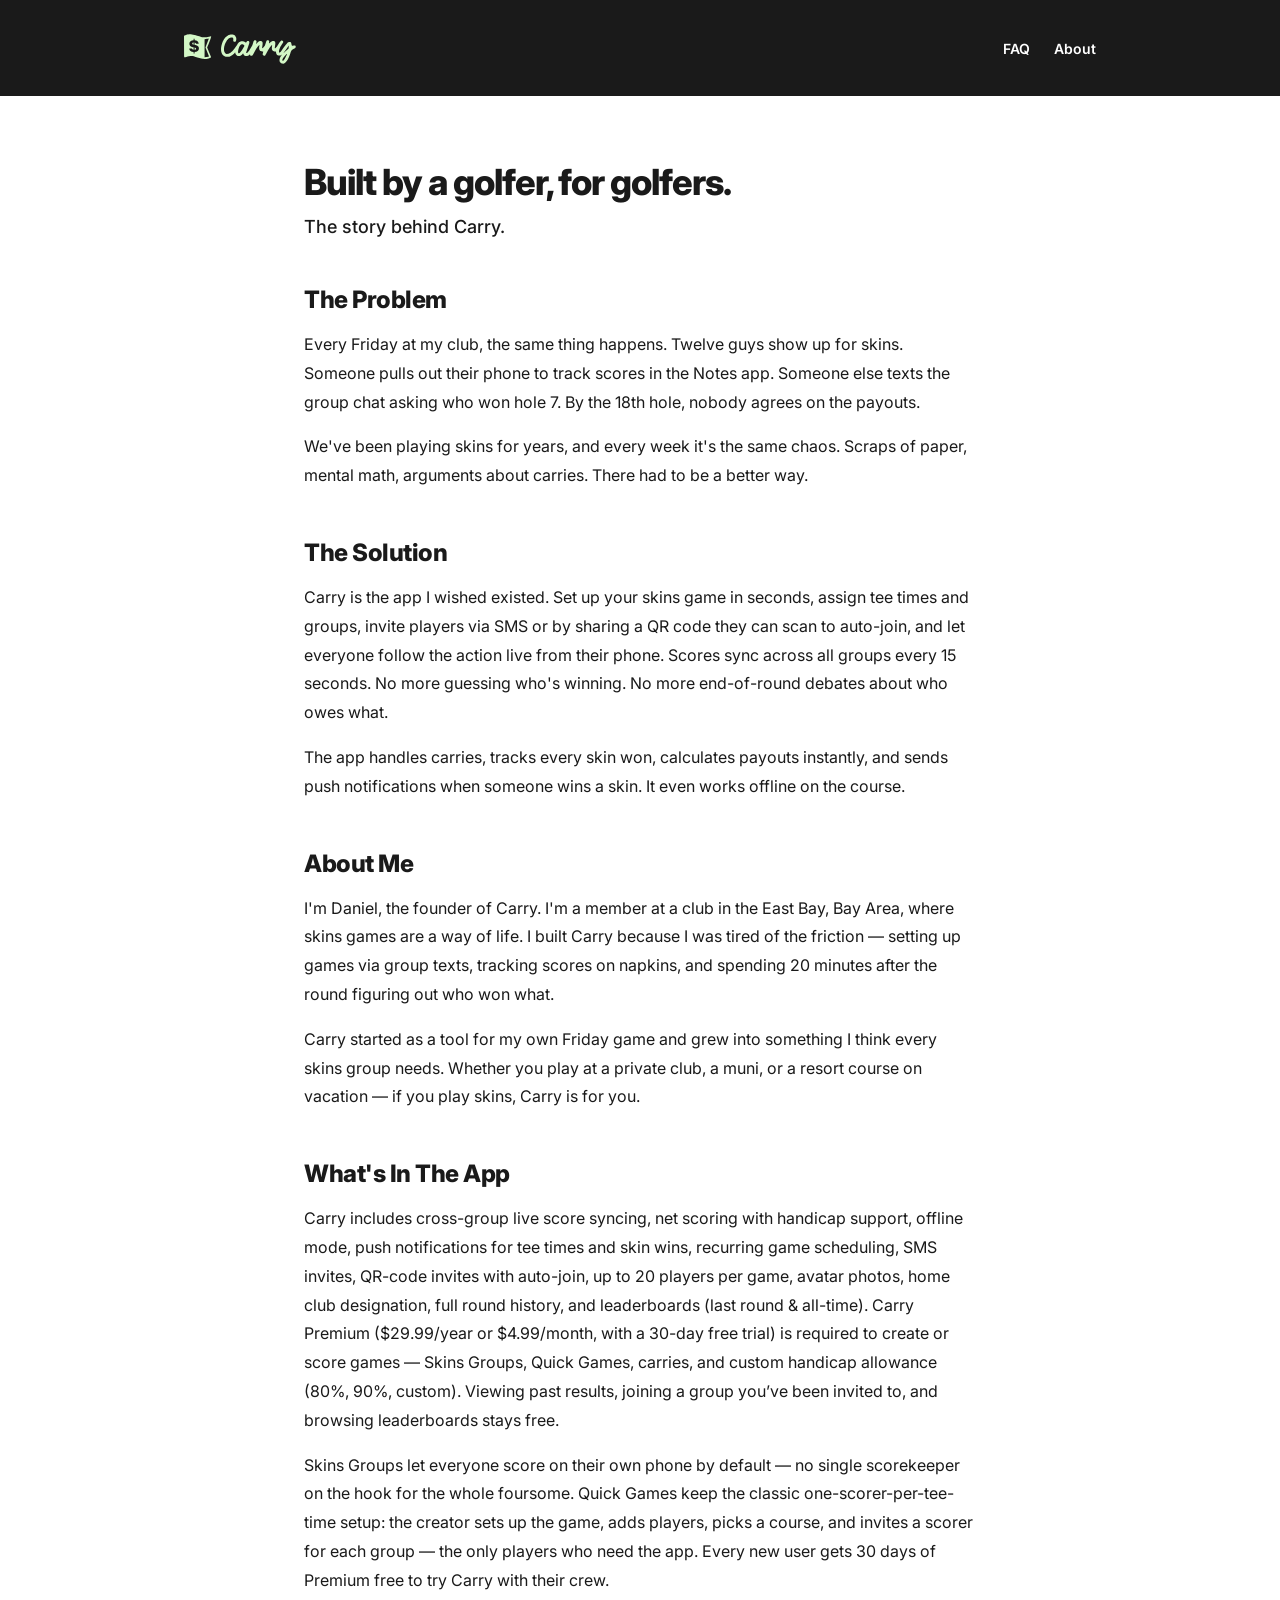
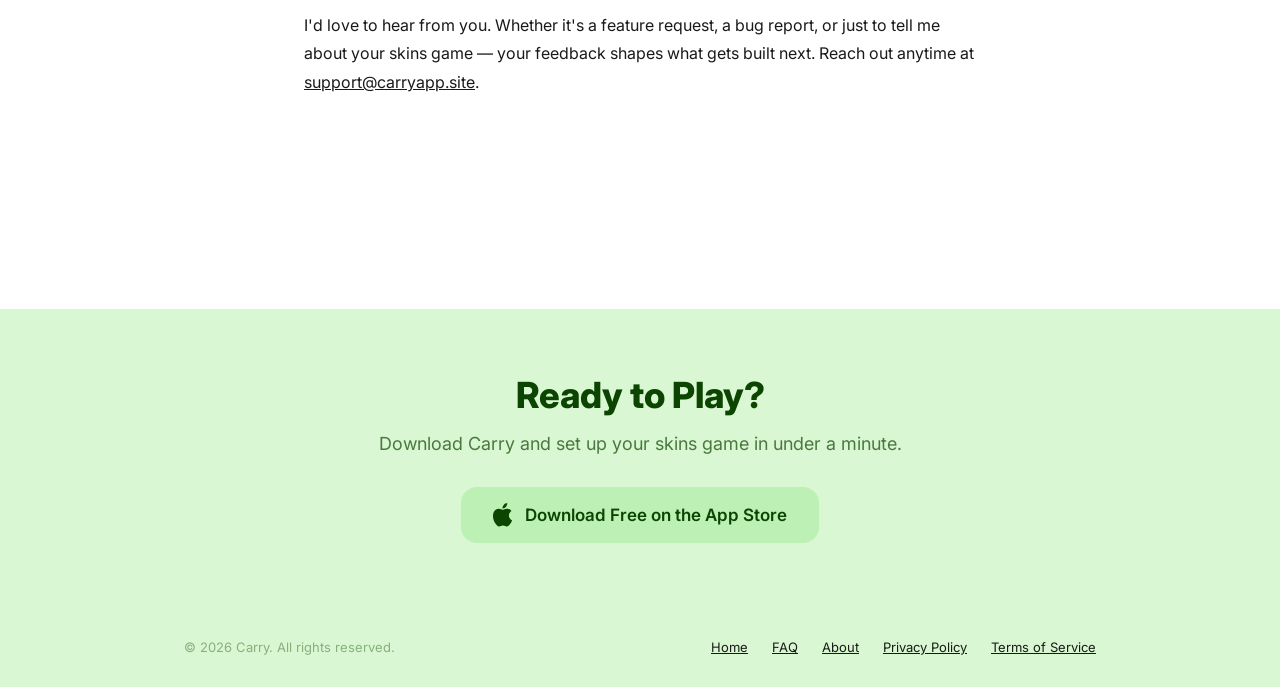
<file: site/about.html>
<!DOCTYPE html>
<html lang="en">
<head>
    <meta charset="UTF-8">
    <meta name="viewport" content="width=device-width, initial-scale=1.0">
    <title>About — Carry</title>
    <meta name="description" content="The story behind Carry — built by a golfer, for golfers.">
    <meta name="theme-color" content="#1A1A1A">
    <link rel="preconnect" href="https://fonts.googleapis.com">
    <link rel="preconnect" href="https://fonts.gstatic.com" crossorigin>
    <link href="https://fonts.googleapis.com/css2?family=Inter:wght@400;500;600;700;800&display=swap" rel="stylesheet">
    <link rel="icon" type="image/png" href="appicon.png">
    <link rel="apple-touch-icon" href="appicon.png">
    <link rel="stylesheet" href="style.css">
    <style>
        html, body { overflow-x: hidden; }
        .legal-header {
            background: var(--black);
            padding: 32px 0;
        }
        .legal-header .container {
            display: flex;
            align-items: center;
            justify-content: space-between;
        }
        .legal-header a.logo-link {
            display: flex;
            align-items: center;
            gap: 12px;
            text-decoration: none;
        }
        .legal-header img {
            height: 32px;
            width: auto;
        }
        .legal-header span {
            font-size: 20px;
            font-weight: 700;
            color: var(--white);
            letter-spacing: -0.3px;
        }
        .header-nav {
            display: flex;
            gap: 24px;
        }
        .header-nav a {
            font-size: 14px;
            font-weight: 600;
            color: #fff;
            text-decoration: none;
        }
        .header-nav a:hover {
            color: #fff;
        }
        .header-nav a.active {
            color: #fff;
        }
        .about-body {
            padding: 64px 0 100px;
            background: var(--white);
        }
        .about-body .container {
            max-width: 720px;
        }
        .about-body h1 {
            font-size: 36px;
            font-weight: 800;
            letter-spacing: -1px;
            color: var(--gray-900);
            margin-bottom: 12px;
        }
        .about-subtitle {
            font-size: 18px;
            color: var(--gray-500);
            margin-bottom: 48px;
            font-weight: 500;
        }
        .about-section {
            margin-bottom: 48px;
        }
        .about-section h2 {
            font-size: 24px;
            font-weight: 800;
            letter-spacing: -0.5px;
            color: var(--gray-900);
            margin-bottom: 16px;
        }
        .about-section p {
            font-size: 16px;
            color: var(--gray-700);
            line-height: 1.8;
            margin-bottom: 16px;
        }
        .about-section p:last-child {
            margin-bottom: 0;
        }
        .about-cta-wrapper {
            margin-top: 64px;
            padding: 0;
            background: #D9F7D2;
            margin-left: -5%;
            margin-right: -5%;
            border-radius: 0;
        }
        .about-cta {
            text-align: center;
            padding: 64px 32px;
            max-width: 720px;
            margin: 0 auto;
        }
        .about-cta h3 {
            font-size: 36px;
            font-weight: 800;
            color: #0C4501;
            margin-bottom: 12px;
        }
        .about-cta p {
            font-size: 18px;
            color: #0C4501;
            opacity: 0.7;
            line-height: 1.7;
            margin-bottom: 28px;
        }
        .about-cta a.cta-button {
            display: inline-flex;
            align-items: center;
            gap: 12px;
            padding: 16px 32px;
            background: #BCF0B5;
            color: #0C4501;
            font-size: 17px;
            font-weight: 600;
            border-radius: 16px;
            text-decoration: none;
            transition: transform 0.2s;
            white-space: nowrap;
        }
        .about-cta a.cta-button:hover {
            transform: scale(1.03);
            background: #A8E4A0;
        }
        .about-cta a.cta-button svg {
            fill: #0C4501;
        }
        @media (max-width: 640px) {
            .header-nav {
                gap: 16px;
            }
            .header-nav a {
                font-size: 13px;
            }
            .about-body h1 {
                font-size: 28px;
            }
        }
    </style>
</head>
<body>
    <header class="legal-header">
        <div class="container">
            <a href="index.html" class="logo-link">
                <img src="horion_logo.svg" alt="Carry" style="height: 32px;">
            </a>
            <nav class="header-nav">
                <a href="faq.html" style="color: #fff !important; text-decoration: none;">FAQ</a>
                <a href="about.html" style="color: #fff !important; text-decoration: none;">About</a>
            </nav>
        </div>
    </header>

    <main class="about-body">
        <div class="container">
            <h1>Built by a golfer, for golfers.</h1>
            <p class="about-subtitle">The story behind Carry.</p>

            <div class="about-section">
                <h2>The Problem</h2>
                <p>Every Friday at my club, the same thing happens. Twelve guys show up for skins. Someone pulls out their phone to track scores in the Notes app. Someone else texts the group chat asking who won hole 7. By the 18th hole, nobody agrees on the payouts.</p>
                <p>We've been playing skins for years, and every week it's the same chaos. Scraps of paper, mental math, arguments about carries. There had to be a better way.</p>
            </div>

            <div class="about-section">
                <h2>The Solution</h2>
                <p>Carry is the app I wished existed. Set up your skins game in seconds, assign tee times and groups, invite players via SMS or by sharing a QR code they can scan to auto-join, and let everyone follow the action live from their phone. Scores sync across all groups every 15 seconds. No more guessing who's winning. No more end-of-round debates about who owes what.</p>
                <p>The app handles carries, tracks every skin won, calculates payouts instantly, and sends push notifications when someone wins a skin. It even works offline on the course.</p>
            </div>

            <div class="about-section">
                <h2>About Me</h2>
                <p>I'm Daniel, the founder of Carry. I'm a member at a club in the East Bay, Bay Area, where skins games are a way of life. I built Carry because I was tired of the friction — setting up games via group texts, tracking scores on napkins, and spending 20 minutes after the round figuring out who won what.</p>
                <p>Carry started as a tool for my own Friday game and grew into something I think every skins group needs. Whether you play at a private club, a muni, or a resort course on vacation — if you play skins, Carry is for you.</p>
            </div>

            <div class="about-section">
                <h2>What's In The App</h2>
                <p>Carry includes cross-group live score syncing, net scoring with handicap support, offline mode, push notifications for tee times and skin wins, recurring game scheduling, SMS invites, QR-code invites with auto-join, up to 20 players per game, avatar photos, home club designation, full round history, and leaderboards (last round &amp; all-time). Carry Premium ($29.99/year or $4.99/month, with a 30-day free trial) is required to create or score games &mdash; Skins Groups, Quick Games, carries, and custom handicap allowance (80%, 90%, custom). Viewing past results, joining a group you&rsquo;ve been invited to, and browsing leaderboards stays free.</p>
                <p>Skins Groups let everyone score on their own phone by default &mdash; no single scorekeeper on the hook for the whole foursome. Quick Games keep the classic one-scorer-per-tee-time setup: the creator sets up the game, adds players, picks a course, and invites a scorer for each group &mdash; the only players who need the app. Every new user gets 30 days of Premium free to try Carry with their crew.</p>
                <p>I'd love to hear from you. Whether it's a feature request, a bug report, or just to tell me about your skins game — your feedback shapes what gets built next. Reach out anytime at <a href="mailto:support@carryapp.site">support@carryapp.site</a>.</p>
            </div>

        </div>
    </main>

    <div class="about-cta-wrapper">
        <div class="about-cta">
            <h3>Ready to Play?</h3>
            <p>Download Carry and set up your skins game in under a minute.</p>
            <a href="https://apps.apple.com/app/carry/id6760993864" class="cta-button">
                <svg width="20" height="24" viewBox="0 0 17 20" fill="white"><path d="M13.545 10.418c-.024-2.524 2.06-3.732 2.153-3.792-1.17-1.713-2.997-1.947-3.647-1.974-1.552-.157-3.03.914-3.818.914-.788 0-2.003-.891-3.293-.867-1.695.024-3.259.986-4.132 2.506-1.762 3.057-.451 7.586 1.266 10.066.839 1.213 1.84 2.575 3.154 2.527 1.265-.051 1.743-.818 3.273-.818 1.53 0 1.96.818 3.29.793 1.361-.024 2.224-1.237 3.06-2.452.964-1.406 1.362-2.767 1.386-2.838-.03-.014-2.659-1.021-2.685-4.05v-.015zM11.015 3.082c.698-.846 1.168-2.021 1.04-3.193-1.004.041-2.22.669-2.94 1.514-.647.749-1.213 1.947-1.062 3.096 1.121.087 2.264-.569 2.962-1.417z"/></svg>
                Download Free on the App Store
            </a>
        </div>
    </div>

    <footer>
        <div class="container footer-content">
            <p class="copyright">&copy; 2026 Carry. All rights reserved.</p>
            <div class="footer-links">
                <a href="index.html">Home</a>
                <a href="faq.html">FAQ</a>
                <a href="about.html">About</a>
                <a href="privacy.html">Privacy Policy</a>
                <a href="terms.html">Terms of Service</a>
            </div>
        </div>
    </footer>
</body>
</html>
</file>
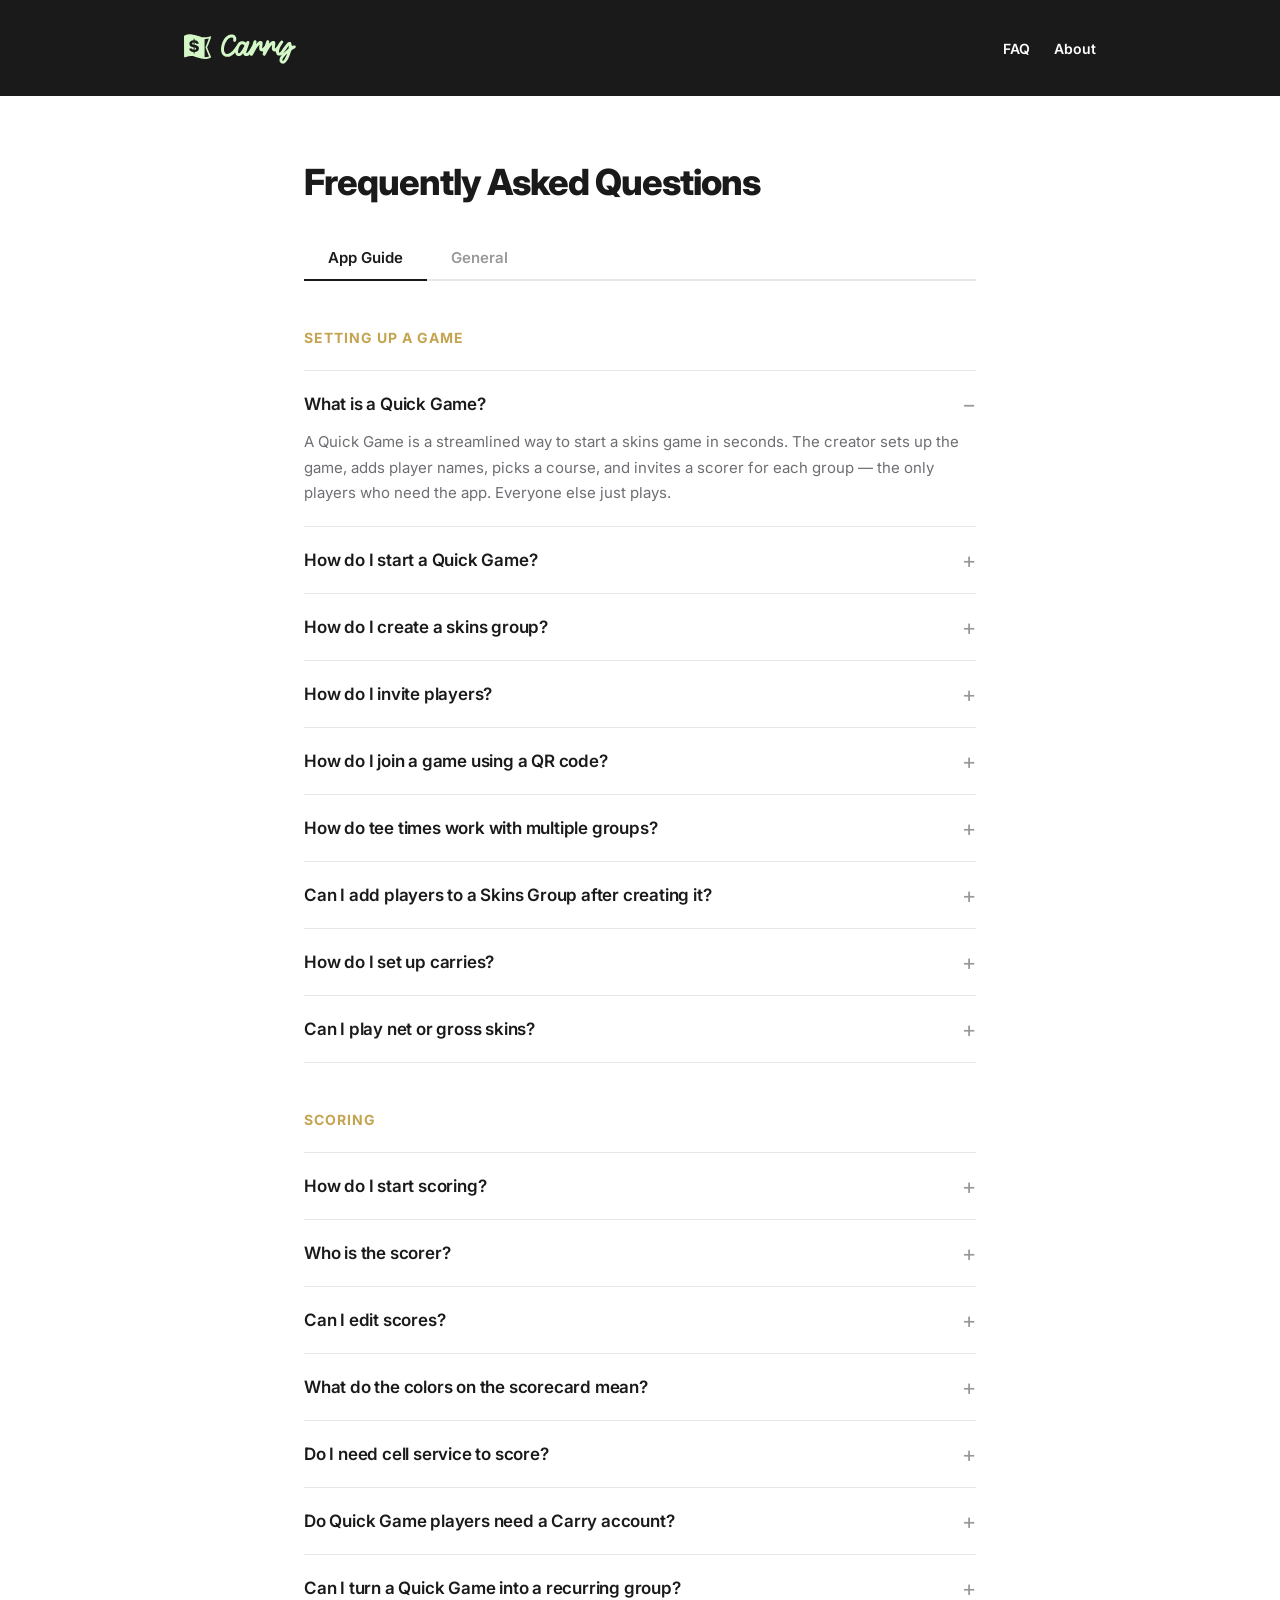
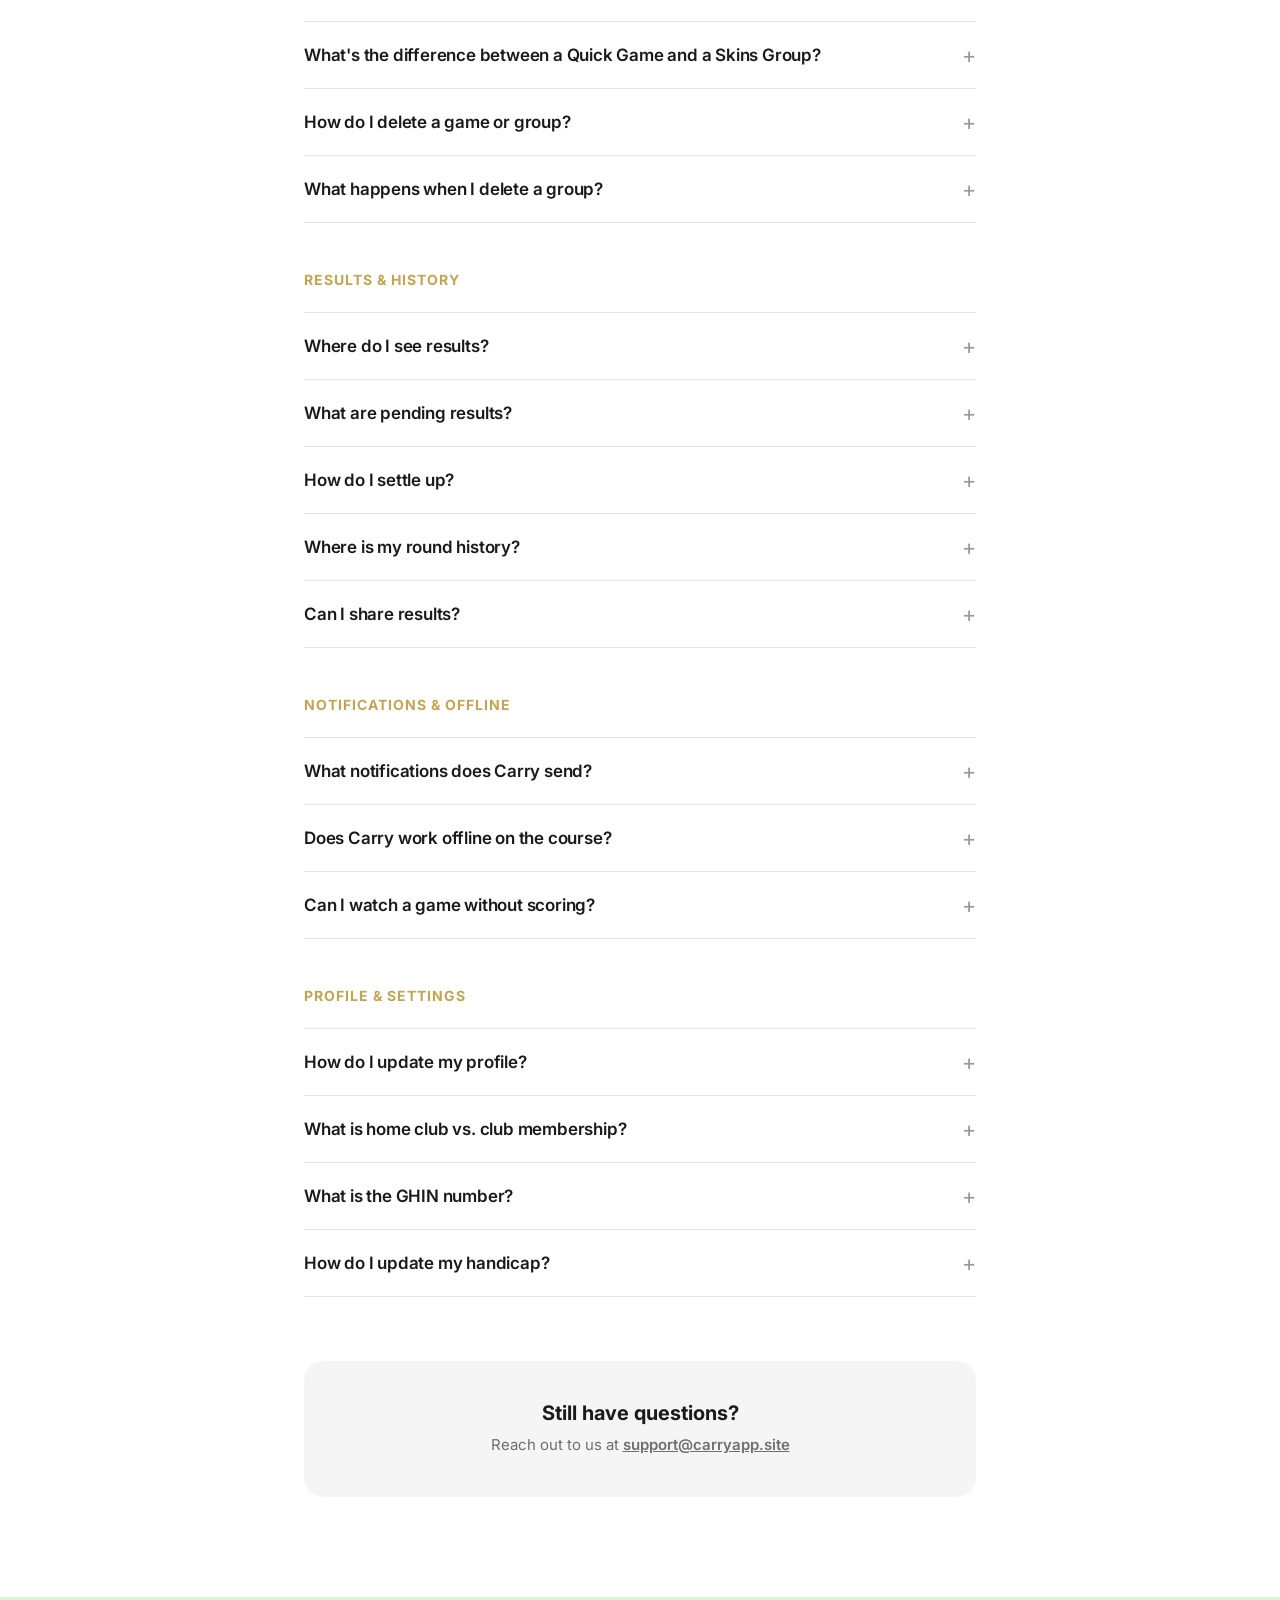
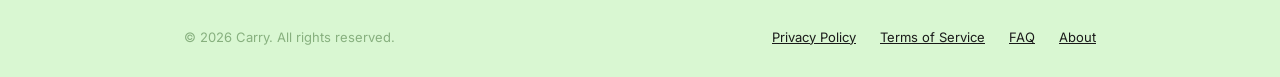
<file: site/faq.html>
<!DOCTYPE html>
<html lang="en">
<head>
    <meta charset="UTF-8">
    <meta name="viewport" content="width=device-width, initial-scale=1.0">
    <title>FAQ — Carry</title>
    <meta name="description" content="Frequently asked questions about Carry, the iOS golf skins game tracker.">
    <meta name="theme-color" content="#1A1A1A">
    <link rel="preconnect" href="https://fonts.googleapis.com">
    <link rel="preconnect" href="https://fonts.gstatic.com" crossorigin>
    <link href="https://fonts.googleapis.com/css2?family=Inter:wght@400;500;600;700;800&display=swap" rel="stylesheet">
    <link rel="icon" type="image/png" href="appicon.png">
    <link rel="apple-touch-icon" href="appicon.png">
    <link rel="stylesheet" href="style.css">
    <style>
        html, body { overflow-x: hidden; }
        .legal-header {
            background: var(--black);
            padding: 32px 0;
        }
        .legal-header .container {
            display: flex;
            align-items: center;
            gap: 16px;
        }
        .legal-header a {
            display: flex;
            align-items: center;
            gap: 12px;
            text-decoration: none;
        }
        .legal-header img {
            height: 32px;
            width: auto;
        }
        .legal-header span {
            font-size: 20px;
            font-weight: 700;
            color: var(--white);
            letter-spacing: -0.3px;
        }
        .legal-header .container {
            justify-content: space-between;
        }
        .legal-header a.logo-link {
            display: flex;
            align-items: center;
            gap: 12px;
            text-decoration: none;
        }
        .header-nav {
            display: flex;
            gap: 24px;
        }
        .header-nav a {
            font-size: 14px;
            font-weight: 600;
            color: #fff;
            text-decoration: none;
        }
        .header-nav a:hover {
            color: #fff;
        }
        .header-nav a.active {
            color: #fff;
        }
        @media (max-width: 640px) {
            .header-nav {
                gap: 16px;
            }
            .header-nav a {
                font-size: 13px;
            }
        }
        .faq-body {
            padding: 64px 0 100px;
            background: var(--white);
        }
        .faq-body .container {
            max-width: 720px;
        }
        .faq-body h1 {
            font-size: 36px;
            font-weight: 800;
            letter-spacing: -1px;
            color: var(--gray-900);
            margin-bottom: 32px;
        }

        /* Tab switcher */
        .faq-tabs {
            display: flex;
            gap: 0;
            margin-bottom: 48px;
            border-bottom: 2px solid var(--gray-200);
        }
        .faq-tab {
            padding: 12px 24px;
            font-size: 15px;
            font-weight: 600;
            color: var(--gray-400);
            cursor: pointer;
            border-bottom: 2px solid transparent;
            margin-bottom: -2px;
            transition: color 0.2s, border-color 0.2s;
            user-select: none;
        }
        .faq-tab:hover {
            color: var(--gray-600);
        }
        .faq-tab.active {
            color: var(--gray-900);
            border-bottom-color: var(--gray-900);
        }
        .faq-tab-content {
            display: none;
        }
        .faq-tab-content.active {
            display: block;
        }

        /* FAQ items */
        .faq-section {
            margin-bottom: 48px;
        }
        .faq-section h2 {
            font-size: 14px;
            font-weight: 700;
            text-transform: uppercase;
            letter-spacing: 1px;
            color: var(--gold);
            margin-bottom: 24px;
        }
        .faq-item {
            border-bottom: 1px solid var(--gray-200);
            padding: 20px 0;
        }
        .faq-item:first-of-type {
            border-top: 1px solid var(--gray-200);
        }
        .faq-question {
            font-size: 17px;
            font-weight: 600;
            color: var(--gray-900);
            margin-bottom: 0;
            letter-spacing: -0.2px;
            cursor: pointer;
            display: flex;
            justify-content: space-between;
            align-items: center;
            gap: 16px;
        }
        .faq-question::after {
            content: '+';
            font-size: 22px;
            font-weight: 400;
            color: var(--gray-400);
            flex-shrink: 0;
        }
        .faq-item.open .faq-question {
            margin-bottom: 8px;
        }
        .faq-item.open .faq-question::after {
            content: '\2212';
        }
        .faq-answer {
            font-size: 15px;
            color: var(--gray-600);
            line-height: 1.7;
            display: none;
            padding-top: 4px;
        }
        .faq-item.open .faq-answer {
            display: block;
        }
        .faq-answer a {
            color: var(--gold);
            text-decoration: none;
        }
        .faq-answer a:hover {
            text-decoration: underline;
        }
        .faq-footer {
            margin-top: 64px;
            text-align: center;
            padding: 40px 32px;
            background: var(--gray-100);
            border-radius: 20px;
        }
        .faq-footer h3 {
            font-size: 20px;
            font-weight: 700;
            color: var(--gray-900);
            margin-bottom: 8px;
        }
        .faq-footer p {
            font-size: 15px;
            color: var(--gray-600);
            line-height: 1.6;
        }
        .faq-footer a {
            color: var(--gold);
            text-decoration: none;
            font-weight: 600;
        }
        .faq-footer a:hover {
            text-decoration: underline;
        }
    </style>
</head>
<body>
    <header class="legal-header">
        <div class="container">
            <a href="index.html" class="logo-link">
                <img src="horion_logo.svg" alt="Carry" style="height: 32px;">
            </a>
            <nav class="header-nav">
                <a href="faq.html" style="color: #fff !important; text-decoration: none;">FAQ</a>
                <a href="about.html" style="color: #fff !important; text-decoration: none;">About</a>
            </nav>
        </div>
    </header>

    <main class="faq-body">
        <div class="container">
            <h1>Frequently Asked Questions</h1>

            <!-- Tabs -->
            <div class="faq-tabs">
                <div class="faq-tab active" data-tab="app">App Guide</div>
                <div class="faq-tab" data-tab="general">General</div>
            </div>

            <!-- ======================== -->
            <!-- GENERAL TAB -->
            <!-- ======================== -->
            <div class="faq-tab-content" id="tab-general">

                <!-- About Carry -->
                <div class="faq-section">
                    <h2>About Carry</h2>

                    <div class="faq-item open">
                        <div class="faq-question">What is Carry?</div>
                        <div class="faq-answer">Carry is a live skins game tracker for golf. Start a Quick Game in seconds or create a recurring skins group with your crew. Track every skin, carry, and payout in real time from your phone. Scores sync across all groups, push notifications alert you when someone wins a skin, and everything works offline on the course.</div>
                    </div>

                    <div class="faq-item">
                        <div class="faq-question">What is a skins game?</div>
                        <div class="faq-answer">A skins game is a golf betting format where each hole has a value (a "skin"). The player with the lowest score on a hole wins that skin. If two or more players tie, the skin can either carry over to the next hole or be voided, depending on your group's rules.</div>
                    </div>

                    <div class="faq-item">
                        <div class="faq-question">Who is Carry for?</div>
                        <div class="faq-answer">Anyone who plays skins. Whether you're in a weekly club game with 16 players across four tee times, or a casual weekend round with three friends, Carry handles the math and keeps everyone honest.</div>
                    </div>

                    <div class="faq-item">
                        <div class="faq-question">What devices does Carry support?</div>
                        <div class="faq-answer">Carry is available on iPhone running iOS 17 or later.</div>
                    </div>
                </div>

                <!-- Pricing -->
                <div class="faq-section">
                    <h2>Pricing</h2>

                    <div class="faq-item">
                        <div class="faq-question">Is Carry free?</div>
                        <div class="faq-answer">Carry is free to download and every new user gets a 30-day free trial of Carry Premium, so you can try the whole app with your crew before subscribing. After the trial, the free tier lets you view your round history, the leaderboard (including the all-time season leaderboard), and leave or delete groups. Creating, starting, scoring, or joining skins games and Quick Games requires Carry Premium ($29.99/year or $4.99/month).</div>
                    </div>

                    <div class="faq-item">
                        <div class="faq-question">Is there a free trial?</div>
                        <div class="faq-answer">Yes. New users can try Carry Premium free for 30 days. No charge until the trial ends, and you can cancel anytime.</div>
                    </div>

                    <div class="faq-item">
                        <div class="faq-question">How do I cancel my subscription?</div>
                        <div class="faq-answer">Subscriptions are managed through the App Store. On your iPhone, go to Settings &gt; Apple ID &gt; Subscriptions to manage or cancel Carry Premium. You'll keep access until the end of your billing period.</div>
                    </div>

                    <div class="faq-item">
                        <div class="faq-question">What happens after my free trial ends?</div>
                        <div class="faq-answer">If you don't cancel before the 30-day trial ends, your subscription converts to a paid plan at the rate you selected ($29.99/year or $4.99/month). If you cancel, you keep Premium access until the trial's last day, then drop to the free tier &mdash; you'll still be able to view your round history and leaderboards, but you'll need to resubscribe to start new games or score rounds. Apple only allows one introductory offer per Apple ID, so the trial cannot be restarted later.</div>
                    </div>
                </div>

                <!-- How Skins Work -->
                <div class="faq-section">
                    <h2>How Skins Work</h2>

                    <div class="faq-item">
                        <div class="faq-question">What are carries?</div>
                        <div class="faq-answer">When carries are enabled and a hole is tied (no outright winner), the skin's value carries over and adds to the next hole. This means a single hole can be worth multiple skins. For example, if holes 5 and 6 are tied, hole 7's skin is worth 3x. You can toggle carries on or off in your game settings.</div>
                    </div>

                    <div class="faq-item">
                        <div class="faq-question">How are payouts calculated?</div>
                        <div class="faq-answer">The total pot (number of players &times; buy-in) is divided by the number of skins won. Each skin is worth an equal share. For example: 4 players at $50 buy-in = $200 pot. If 10 skins are won across 18 holes, each skin is worth $20. A player who won 3 skins takes home $60.</div>
                    </div>

                    <div class="faq-item">
                        <div class="faq-question">Can I use handicaps?</div>
                        <div class="faq-answer">Yes. Set each player's handicap index and choose a percentage (100%, 80%, etc.) in game settings. Carry automatically calculates playing handicaps based on the course's slope and rating, and applies strokes to the right holes.</div>
                    </div>

                    <div class="faq-item">
                        <div class="faq-question">How many players can be in a game?</div>
                        <div class="faq-answer">Up to 20 &mdash; five foursomes of four. Carry automatically groups players into foursomes and lets you stagger tee times at 8, 10, or 12 minute intervals so each group goes off on time.</div>
                    </div>
                </div>

                <!-- Payments -->
                <div class="faq-section">
                    <h2>Payments & Settling Up</h2>

                    <div class="faq-item">
                        <div class="faq-question">Does Carry handle money?</div>
                        <div class="faq-answer">No. Carry is a scorekeeper and calculator only. It tracks skins, calculates payouts, and shows who owes what — but no real money is processed, held, or transferred through the app. Players settle up independently in whatever way they prefer.</div>
                    </div>
                </div>

                <!-- Privacy & Security -->
                <div class="faq-section">
                    <h2>Privacy & Security</h2>

                    <div class="faq-item">
                        <div class="faq-question">How do I sign up?</div>
                        <div class="faq-answer">Carry uses Sign in with Apple for fast, secure, private authentication. No passwords to create or remember. Your Apple ID email can be hidden if you prefer.</div>
                    </div>

                    <div class="faq-item">
                        <div class="faq-question">Is my data secure?</div>
                        <div class="faq-answer">Yes. Carry uses industry-standard encryption and secure cloud infrastructure. Your scores and game data are only visible to members of your skins groups. We never sell your data. See our <a href="privacy.html">Privacy Policy</a> for details.</div>
                    </div>
                </div>
            </div>

            <!-- ======================== -->
            <!-- APP GUIDE TAB -->
            <!-- ======================== -->
            <div class="faq-tab-content active" id="tab-app">

                <!-- Setting Up a Game -->
                <div class="faq-section">
                    <h2>Setting Up a Game</h2>

                    <div class="faq-item open">
                        <div class="faq-question">What is a Quick Game?</div>
                        <div class="faq-answer">A Quick Game is a streamlined way to start a skins game in seconds. The creator sets up the game, adds player names, picks a course, and invites a scorer for each group &mdash; the only players who need the app. Everyone else just plays.</div>
                    </div>

                    <div class="faq-item">
                        <div class="faq-question">How do I start a Quick Game?</div>
                        <div class="faq-answer">Tap the + button on the Games tab, select Quick Game, fill in player names and handicaps, choose a course, and tap Continue. If you have more than four players, Carry splits them into tee time groups &mdash; assign a scorer for each additional group (that's the one person per foursome who needs the app; search for an existing Carry user or send an SMS invite). You can't start the round until every group has an accepted scorer.</div>
                    </div>

                    <div class="faq-item">
                        <div class="faq-question">How do I create a skins group?</div>
                        <div class="faq-answer">Go to the Games tab and tap +. Name your group, set the buy-in amount, search for and select your course, then invite players. You'll be added automatically as the first member. Skins Groups default to "Anyone Can Score" &mdash; every player enters their own scores on their own phone.</div>
                    </div>

                    <div class="faq-item">
                        <div class="faq-question">How do I invite players?</div>
                        <div class="faq-answer">From your skins group or Quick Game, you have a few ways to invite players: search for existing Carry users by name, send an SMS invite by entering a phone number, or share the group's QR code. To show the QR, open Invite &amp; Manage and tap the QR icon &mdash; or shake your phone while viewing the group for a fullscreen version that a whole foursome can gather around. Players who already have Carry installed can point their phone at it and join instantly; everyone else gets the SMS invite. Invited players appear as pending until they accept. You can also add guest players by typing their name and handicap directly &mdash; they don't need a Carry account.</div>
                    </div>

                    <div class="faq-item">
                        <div class="faq-question">How do I join a game using a QR code?</div>
                        <div class="faq-answer">Open Carry and tap the QR scan icon in the top-right of the Home or Games tab (or the "Have an Invite? Scan QR" button on the empty Games tab). Point your phone at the creator's QR code and you'll be added as an active member instantly &mdash; the group opens automatically, no invite link or SMS needed. Your iPhone's built-in Camera app works too: scan the QR, tap the yellow banner, and Carry takes it from there.</div>
                    </div>

                    <div class="faq-item">
                        <div class="faq-question">How do tee times work with multiple groups?</div>
                        <div class="faq-answer">When you have more than 4 players, Carry auto-groups them into foursomes. Set a base tee time, then use Consecutive Tee Times (+8, +10, or +12 min intervals) to stagger each group. All tee times must be set before you can start the round.</div>
                    </div>

                    <div class="faq-item">
                        <div class="faq-question">Can I add players to a Skins Group after creating it?</div>
                        <div class="faq-answer">Yes &mdash; between rounds. Open your Skins Group and tap "Invite &amp; Manage" to add new members anytime before a round starts. Invited players sit in the Pending section of the Manage sheet until they accept. Once accepted, they move to All Members &mdash; tap them to add them to today's tee sheet. Once a round is live, the roster is locked for that round; new members can still be invited but won't join until the next round. (Quick Games are one-off and don't persist members, so roster changes only apply to Skins Groups.)</div>
                    </div>

                    <div class="faq-item">
                        <div class="faq-question">How do I set up carries?</div>
                        <div class="faq-answer">Open your skins group, tap the &hellip; (options) button in the top-right, and toggle "Carries" on or off. When on, tied holes carry their skin value to the next hole. When off, tied holes are dead skins.</div>
                    </div>

                    <div class="faq-item">
                        <div class="faq-question">Can I play net or gross skins?</div>
                        <div class="faq-answer">Yes. In Game Options, choose between net (handicap-adjusted) and gross (raw scores) for both scoring and winnings display. You can also set a handicap percentage (100%, 80%, etc.) to control how much of each player's index is applied.</div>
                    </div>
                </div>

                <!-- Scoring -->
                <div class="faq-section">
                    <h2>Scoring</h2>

                    <div class="faq-item">
                        <div class="faq-question">How do I start scoring?</div>
                        <div class="faq-answer">The game creator starts the round from the skins group. Once started, all members see a "LIVE Score Card" button on their Home and Skins tabs.</div>
                    </div>

                    <div class="faq-item">
                        <div class="faq-question">Who is the scorer?</div>
                        <div class="faq-answer"><strong>Skins Groups</strong> are "Anyone Can Score" &mdash; every player in the group enters their own scores on their own phone, so no single person is on the hook.<br><br><strong>Quick Games</strong> have one dedicated scorer per tee time group &mdash; that's the person with the app in that foursome. Other players don't need Carry accounts.</div>
                    </div>

                    <div class="faq-item">
                        <div class="faq-question">Can I edit scores?</div>
                        <div class="faq-answer">Yes, at any time. Tap any score cell on the scorecard to change it. Skins calculations update automatically. After the round, the creator can still edit scores from the "Edit Scores" button on the results screen.</div>
                    </div>

                    <div class="faq-item">
                        <div class="faq-question">What do the colors on the scorecard mean?</div>
                        <div class="faq-answer">Circle (green fill) = birdie or better. No border = par. Square outline = bogey or worse. In the skins row, a gold avatar means that player won the skin. A pulsating avatar shows the current leader on an unsettled hole. A pulsating gold dot means no scores have been entered for that hole yet. Skins update live as scores come in from all groups.</div>
                    </div>

                    <div class="faq-item">
                        <div class="faq-question">Do I need cell service to score?</div>
                        <div class="faq-answer">No. Scores save to your device instantly and sync to the cloud when you have a connection. You won't lose any data playing in a dead zone. When connectivity returns, all pending scores upload automatically.</div>
                    </div>

                    <div class="faq-item">
                        <div class="faq-question">Do Quick Game players need a Carry account?</div>
                        <div class="faq-answer">Only the scorer in each group needs a Carry account. Everyone else is entered by name and handicap. No sign-ups, no downloads required to play.</div>
                    </div>

                    <div class="faq-item">
                        <div class="faq-question">Can I turn a Quick Game into a recurring group?</div>
                        <div class="faq-answer">Yes. After the round, you'll be asked if you want to play again. Tap "Yes" and your Quick Game converts into a full skins group. You can name it, set up weekly tee times, and invite players to join Carry so they can track their own stats.</div>
                    </div>

                    <div class="faq-item">
                        <div class="faq-question">What's the difference between a Quick Game and a Skins Group?</div>
                        <div class="faq-answer">A Quick Game is a one-off &mdash; the creator sets it up, assigns a scorer per group, and starts in seconds. A Skins Group is a recurring setup where all players have accounts, can score independently, and track their stats over time. You can always convert a Quick Game into a group after the round.</div>
                    </div>

                    <div class="faq-item">
                        <div class="faq-question">How do I delete a game or group?</div>
                        <div class="faq-answer">Press and hold the game or group card on your Home tab to open the menu, then tap <strong>Delete Game</strong> or <strong>Delete Group</strong>. You'll be asked to confirm. Only the creator can delete &mdash; other members will see a <strong>Leave</strong> option instead.</div>
                    </div>

                    <div class="faq-item">
                        <div class="faq-question">What happens when I delete a group?</div>
                        <div class="faq-answer">Deleting removes the group and all its rounds for every member. This can't be undone. If you only want to stop receiving updates, press and hold the group card and tap <strong>Leave Group</strong> instead &mdash; the rest of the group keeps playing without you.</div>
                    </div>
                </div>

                <!-- Results & History -->
                <div class="faq-section">
                    <h2>Results & History</h2>

                    <div class="faq-item">
                        <div class="faq-question">Where do I see results?</div>
                        <div class="faq-answer">Active games show a live card on your Home tab. When all groups finish, tap "Show Final Results" to see the full breakdown: who won which skins and the total payout per player.</div>
                    </div>

                    <div class="faq-item">
                        <div class="faq-question">What are pending results?</div>
                        <div class="faq-answer">When some groups have finished but others are still playing, results are "pending." You can see which skins are decided and which are still being contested. Final results appear once all groups complete 18 holes.</div>
                    </div>

                    <div class="faq-item">
                        <div class="faq-question">How do I settle up?</div>
                        <div class="faq-answer">The final results screen shows exactly who owes what. Use your preferred payment app to settle up based on the amounts shown.</div>
                    </div>

                    <div class="faq-item">
                        <div class="faq-question">Where is my round history?</div>
                        <div class="faq-answer">Past rounds appear in the "Recent Games" section on your Home tab. Free users see their 3 most recent rounds. Carry Premium ($29.99/year or $4.99/month) unlocks full round history. Each group's leaderboard has two tabs: "Last Round" shows the most recent round, and "All Time" (Premium) shows cumulative skins won, total winnings, and season statistics across all rounds.</div>
                    </div>

                    <div class="faq-item">
                        <div class="faq-question">Can I share results?</div>
                        <div class="faq-answer">Yes. On the final results screen, tap the share icon (top right) to share a text summary of the round results with your group via Messages, email, or any other app.</div>
                    </div>
                </div>

                <!-- Notifications & Offline -->
                <div class="faq-section">
                    <h2>Notifications & Offline</h2>

                    <div class="faq-item">
                        <div class="faq-question">What notifications does Carry send?</div>
                        <div class="faq-answer">Carry uses Apple Push Notification service (APNs) to send real-time alerts, including game-started notifications when the creator starts a round, group invite notifications, round completion updates, and scorer assignment changes. You can also receive tee time reminders and cross-group skin-won notifications. You can manage notification preferences at any time through your iPhone Settings.</div>
                    </div>

                    <div class="faq-item">
                        <div class="faq-question">Does Carry work offline on the course?</div>
                        <div class="faq-answer">Yes. Scores save to your device instantly and skins calculations happen locally. If you lose cell signal during a round, everything keeps working. When connectivity returns, pending scores automatically sync to the cloud and cross-group score syncing resumes.</div>
                    </div>

                    <div class="faq-item">
                        <div class="faq-question">Can I watch a game without scoring?</div>
                        <div class="faq-answer">Yes &mdash; any member of a skins group can follow the action live even if they're not playing that day. Spectators see the active round card on Home with live skin wins and running standings, plus the full Results sheet once the round ends. Scorecard entry is reserved for scorers / players in the round.</div>
                    </div>
                </div>

                <!-- Profile & Settings -->
                <div class="faq-section">
                    <h2>Profile & Settings</h2>

                    <div class="faq-item">
                        <div class="faq-question">How do I update my profile?</div>
                        <div class="faq-answer">Go to the Profile tab. Tap your name or photo to open the edit sheet. You can change your display name, avatar photo (take a new one with your camera or pick from your photo library), handicap index, home club, club membership status, and GHIN number.</div>
                    </div>

                    <div class="faq-item">
                        <div class="faq-question">What is home club vs. club membership?</div>
                        <div class="faq-answer">Home Club is the golf course you designate as your home course. Club Membership indicates whether you're a member or non-member. Both are optional and visible to other players in your groups.</div>
                    </div>

                    <div class="faq-item">
                        <div class="faq-question">What is the GHIN number?</div>
                        <div class="faq-answer">GHIN is the Golf Handicap and Information Network, managed by the USGA. You can enter your GHIN number in your profile for reference. Automatic handicap index syncing via GHIN is coming soon &mdash; for now, you can manually set your handicap index in your profile settings.</div>
                    </div>

                    <div class="faq-item">
                        <div class="faq-question">How do I update my handicap?</div>
                        <div class="faq-answer">On the Profile tab, tap your handicap index to open the picker. Select your current index. This is used to calculate playing handicaps for skins games that use handicap-adjusted scoring.</div>
                    </div>
                </div>
            </div>

            <!-- Contact -->
            <div class="faq-footer">
                <h3>Still have questions?</h3>
                <p>Reach out to us at <a href="mailto:support@carryapp.site">support@carryapp.site</a></p>
            </div>
        </div>
    </main>

    <footer>
        <div class="container footer-content">
            <span class="copyright">&copy; 2026 Carry. All rights reserved.</span>
            <div class="footer-links">
                <a href="privacy.html">Privacy Policy</a>
                <a href="terms.html">Terms of Service</a>
                <a href="faq.html">FAQ</a>
                <a href="about.html">About</a>
            </div>
        </div>
    </footer>

    <script>
        // Tab switching
        document.querySelectorAll('.faq-tab').forEach(tab => {
            tab.addEventListener('click', () => {
                document.querySelectorAll('.faq-tab').forEach(t => t.classList.remove('active'));
                document.querySelectorAll('.faq-tab-content').forEach(c => c.classList.remove('active'));
                tab.classList.add('active');
                document.getElementById('tab-' + tab.dataset.tab).classList.add('active');
            });
        });

        // Accordion
        document.querySelectorAll('.faq-question').forEach(q => {
            q.addEventListener('click', () => {
                const item = q.parentElement;
                const section = item.closest('.faq-tab-content');
                const wasOpen = item.classList.contains('open');
                section.querySelectorAll('.faq-item').forEach(i => i.classList.remove('open'));
                if (!wasOpen) item.classList.add('open');
            });
        });
    </script>
</body>
</html>
</file>
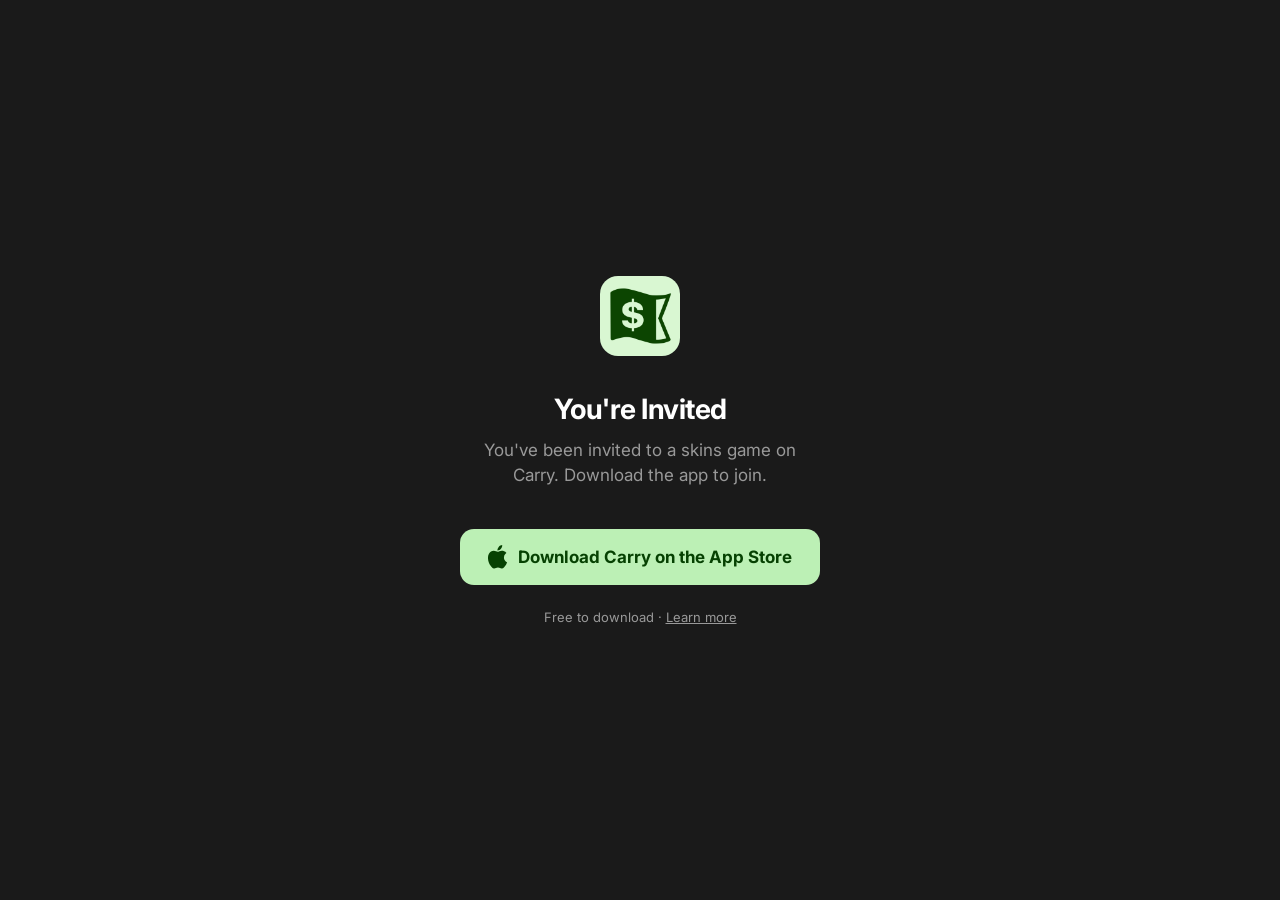
<file: site/invite.html>
<!DOCTYPE html>
<html lang="en">
<head>
    <meta charset="UTF-8">
    <meta name="viewport" content="width=device-width, initial-scale=1.0, maximum-scale=1.0, user-scalable=no">
    <title>You're Invited — Carry</title>
    <meta name="description" content="You've been invited to a skins game on Carry.">
    <meta name="theme-color" content="#1A1A1A">
    <link rel="preconnect" href="https://fonts.googleapis.com">
    <link rel="preconnect" href="https://fonts.gstatic.com" crossorigin>
    <link href="https://fonts.googleapis.com/css2?family=Inter:wght@400;500;600;700;800&display=swap" rel="stylesheet">
    <link rel="icon" type="image/png" href="appicon.png">
    <link rel="apple-touch-icon" href="appicon.png">

    <!-- Open Graph -->
    <meta property="og:title" content="You're Invited — Carry">
    <meta property="og:description" content="Join a skins game on Carry. Track skins. Settle up. Play on.">
    <meta property="og:type" content="website">
    <meta property="og:url" content="https://carryapp.site/invite">

    <style>
        :root {
            --black: #1A1A1A;
            --white: #FFFFFF;
            --green-dark: #064102;
            --green-light: #BCF0B5;
            --gray-400: #999999;
            --font: 'Inter', -apple-system, BlinkMacSystemFont, 'SF Pro Text', sans-serif;
        }
        * { margin: 0; padding: 0; box-sizing: border-box; }
        html { -webkit-font-smoothing: antialiased; }
        body {
            font-family: var(--font);
            background: var(--black);
            color: var(--white);
            min-height: 100dvh;
            display: flex;
            flex-direction: column;
            align-items: center;
            justify-content: center;
            text-align: center;
            padding: 40px 24px;
        }
        .invite-card {
            max-width: 360px;
            width: 100%;
        }
        .app-icon {
            width: 80px;
            height: 80px;
            border-radius: 18px;
            margin-bottom: 32px;
        }
        h1 {
            font-size: 28px;
            font-weight: 700;
            letter-spacing: -0.5px;
            margin-bottom: 12px;
        }
        .subtitle {
            font-size: 17px;
            color: var(--gray-400);
            line-height: 1.5;
            margin-bottom: 40px;
        }
        .cta-button {
            display: flex;
            align-items: center;
            justify-content: center;
            gap: 10px;
            width: 100%;
            padding: 16px 24px;
            background: var(--green-light);
            color: var(--green-dark);
            font-size: 17px;
            font-weight: 700;
            border-radius: 14px;
            text-decoration: none;
            transition: opacity 0.15s;
        }
        .cta-button:hover { opacity: 0.85; }
        .cta-button svg { flex-shrink: 0; }
        .footer-text {
            margin-top: 24px;
            font-size: 13px;
            color: var(--gray-400);
        }
        .footer-text a {
            color: var(--gray-400);
            text-decoration: underline;
        }
    </style>
</head>
<body>
    <div class="invite-card">
        <img src="appicon.png" alt="Carry" class="app-icon">
        <h1>You're Invited</h1>
        <p class="subtitle">You've been invited to a skins game on Carry. Download the app to join.</p>

        <!-- App Store link — update href after Apple assigns ID -->
        <a id="cta" href="https://apps.apple.com/app/carry/id6760993864" class="cta-button">
            <svg width="20" height="24" viewBox="0 0 17 20" fill="#064102"><path d="M13.545 10.418c-.024-2.524 2.06-3.732 2.153-3.792-1.17-1.713-2.997-1.947-3.647-1.974-1.552-.157-3.03.914-3.818.914-.788 0-2.003-.891-3.293-.867-1.695.024-3.259.986-4.132 2.506-1.762 3.057-.451 7.586 1.266 10.066.839 1.213 1.84 2.575 3.154 2.527 1.265-.051 1.743-.818 3.273-.818 1.53 0 1.96.818 3.29.793 1.361-.024 2.224-1.237 3.06-2.452.964-1.406 1.362-2.767 1.386-2.838-.03-.014-2.659-1.021-2.685-4.05v-.015zM11.015 3.082c.698-.846 1.168-2.021 1.04-3.193-1.004.041-2.22.669-2.94 1.514-.647.749-1.213 1.947-1.062 3.096 1.121.087 2.264-.569 2.962-1.417z"/></svg>
            Download Carry on the App Store
        </a>

        <p class="footer-text">Free to download · <a href="/">Learn more</a></p>
    </div>

    <script>
        // Try to open the app via deep link on iOS
        (function() {
            var params = new URLSearchParams(window.location.search);
            var groupId = params.get('group');
            if (groupId && /iPhone|iPad|iPod/.test(navigator.userAgent)) {
                // Attempt deep link — if app is installed, iOS will open it
                // If not, nothing happens and user sees the download page
                var deepLink = 'carry://join-group?id=' + encodeURIComponent(groupId);
                window.location.href = deepLink;
            }
        })();
    </script>
</body>
</html>
</file>
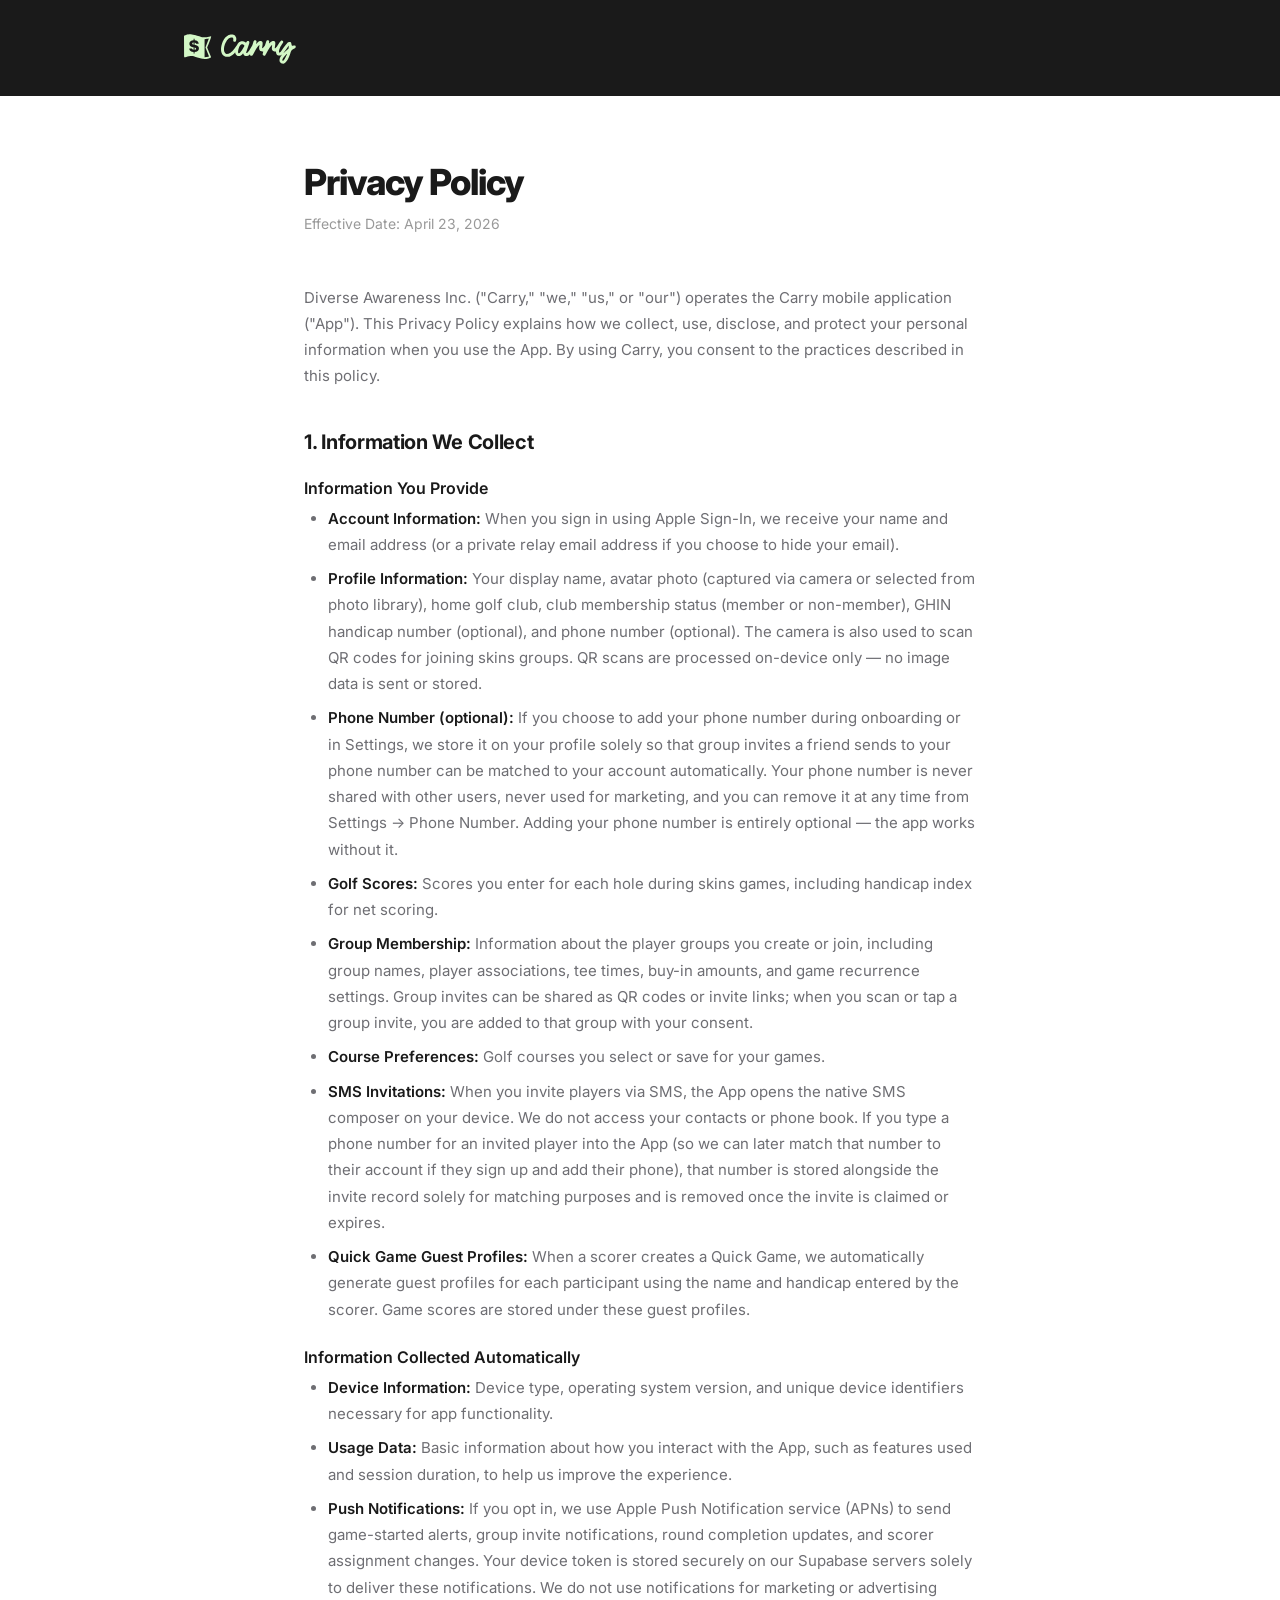
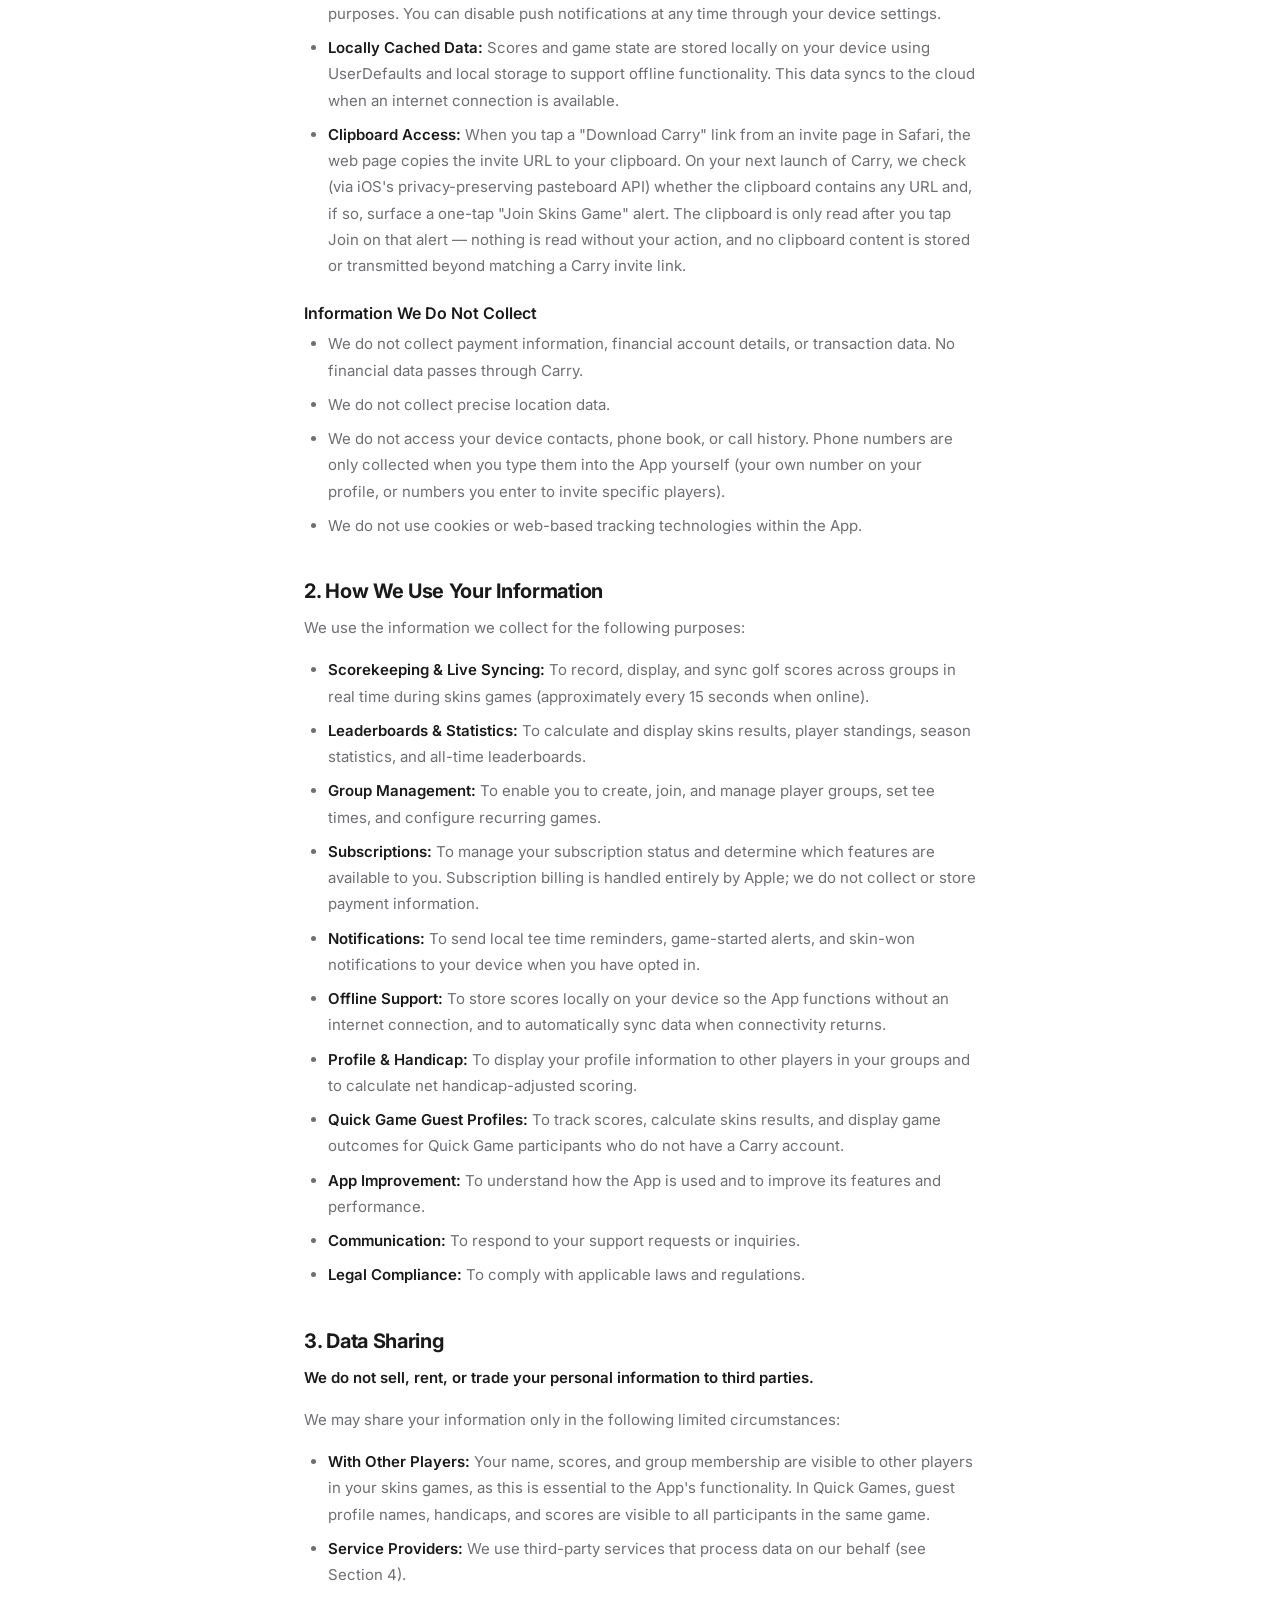
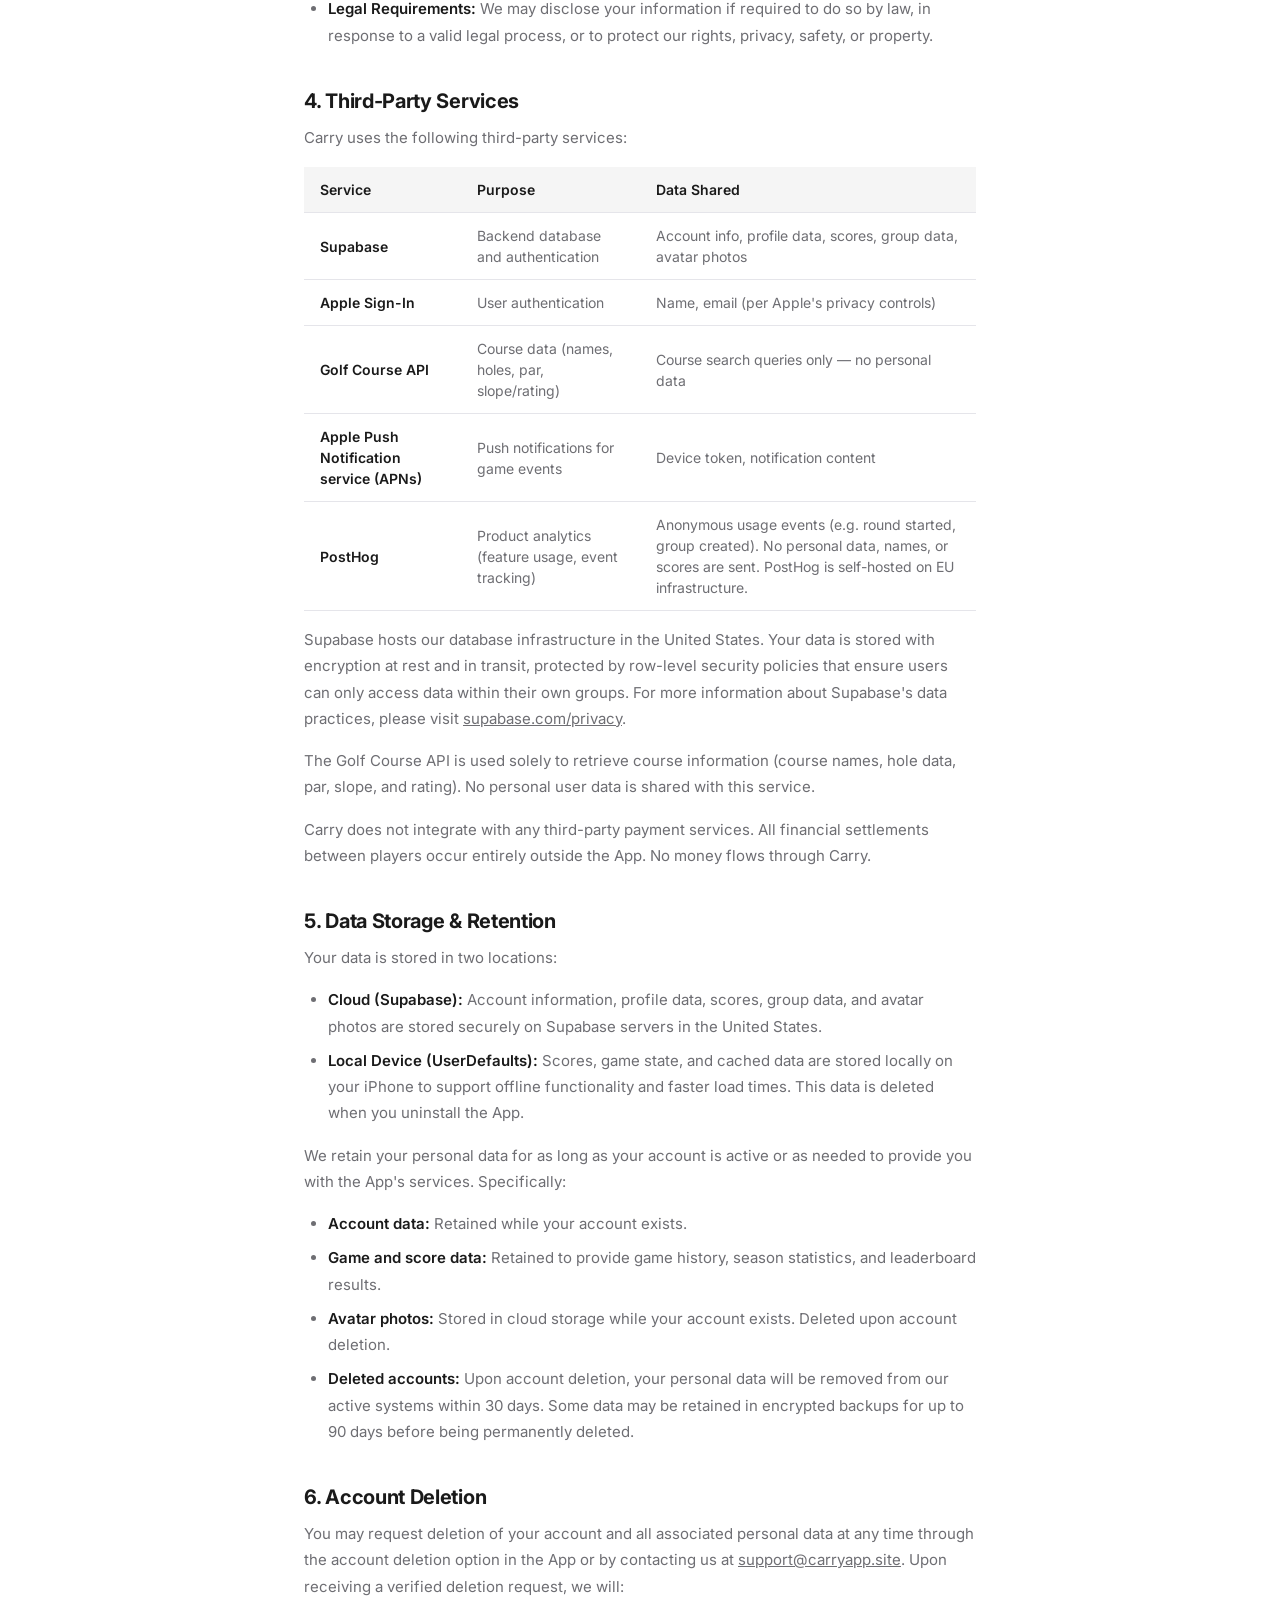
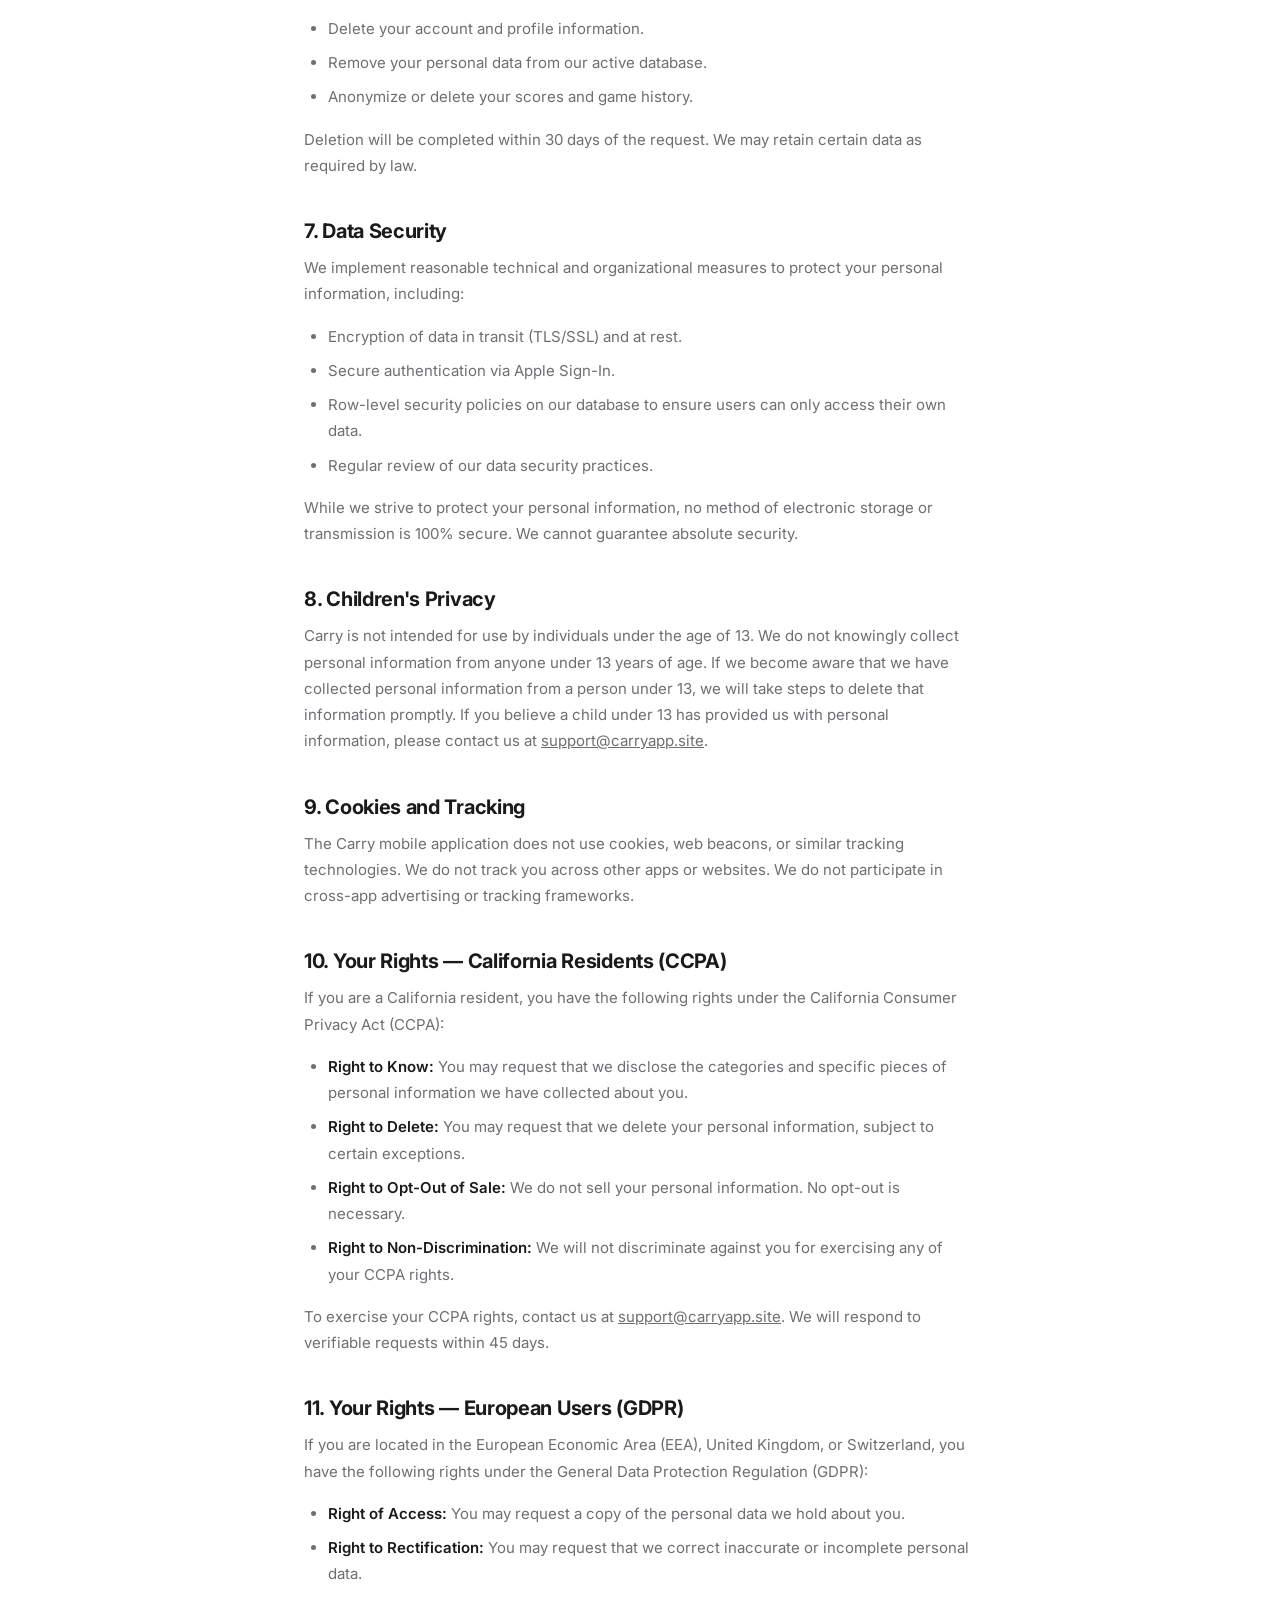
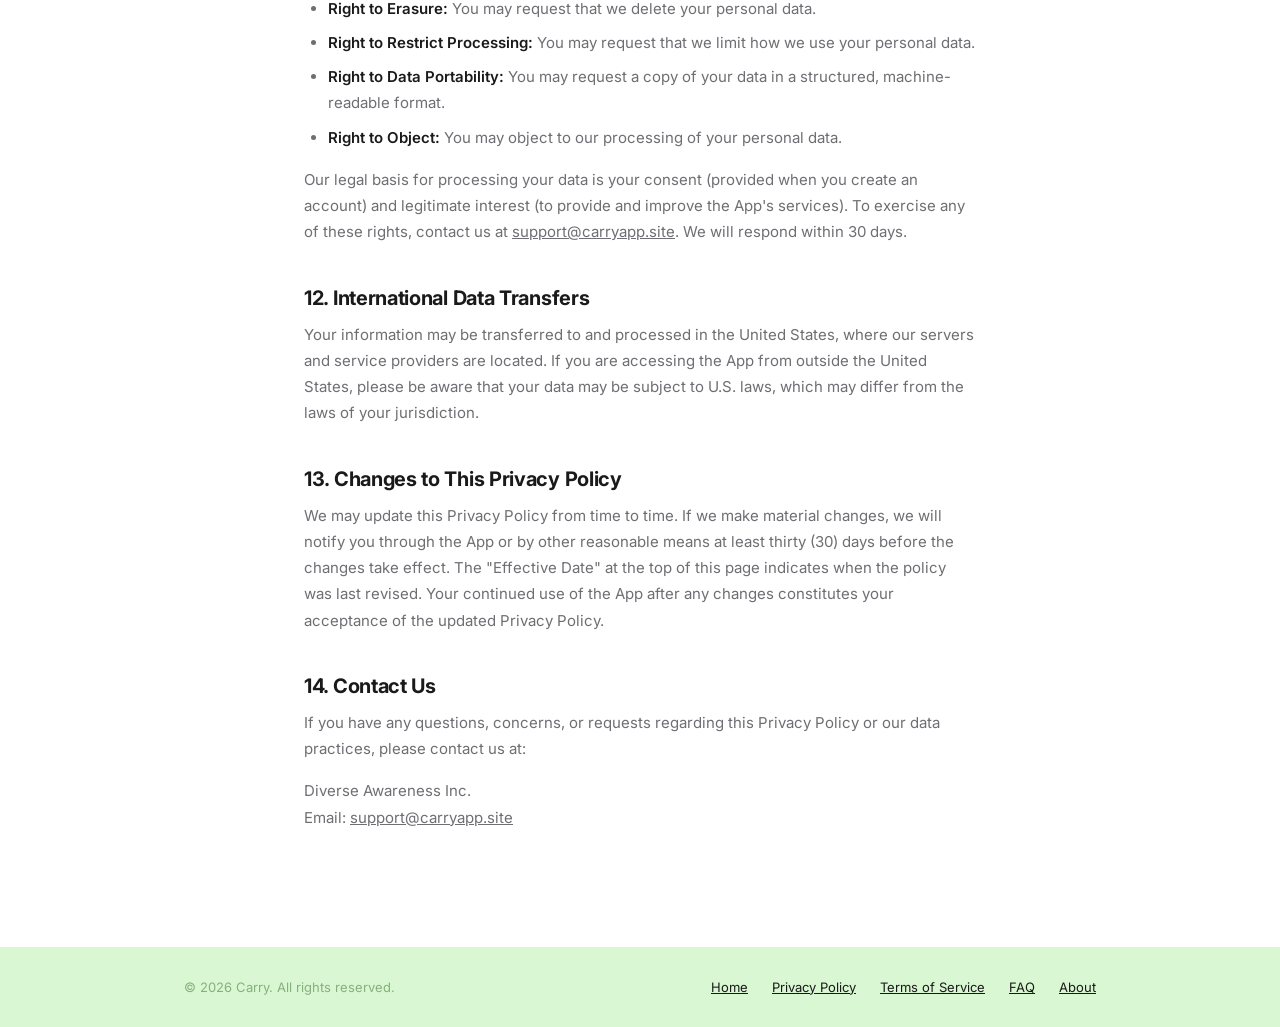
<file: site/privacy.html>
<!DOCTYPE html>
<html lang="en">
<head>
    <meta charset="UTF-8">
    <meta name="viewport" content="width=device-width, initial-scale=1.0">
    <title>Privacy Policy — Carry</title>
    <meta name="description" content="Privacy Policy for Carry, the iOS golf skins game tracker.">
    <meta name="theme-color" content="#1A1A1A">
    <link rel="preconnect" href="https://fonts.googleapis.com">
    <link rel="preconnect" href="https://fonts.gstatic.com" crossorigin>
    <link href="https://fonts.googleapis.com/css2?family=Inter:wght@400;500;600;700;800&display=swap" rel="stylesheet">
    <link rel="icon" type="image/png" href="appicon.png">
    <link rel="apple-touch-icon" href="appicon.png">
    <link rel="stylesheet" href="style.css">
    <style>
        html, body { overflow-x: hidden; }
        .legal-header {
            background: var(--black);
            padding: 32px 0;
        }
        .legal-header .container {
            display: flex;
            align-items: center;
            gap: 16px;
        }
        .legal-header a {
            display: flex;
            align-items: center;
            gap: 12px;
            text-decoration: none;
        }
        .legal-header img {
            height: 32px;
            width: auto;
        }
        .legal-header span {
            font-size: 20px;
            font-weight: 700;
            color: var(--white);
            letter-spacing: -0.3px;
        }
        .legal-body {
            padding: 64px 0 100px;
            background: var(--white);
        }
        .legal-body .container {
            max-width: 720px;
        }
        .legal-body h1 {
            font-size: 36px;
            font-weight: 800;
            letter-spacing: -1px;
            color: var(--gray-900);
            margin-bottom: 8px;
        }
        .legal-body .effective-date {
            font-size: 14px;
            color: var(--gray-400);
            margin-bottom: 48px;
        }
        .legal-body h2 {
            font-size: 20px;
            font-weight: 700;
            color: var(--gray-900);
            margin-top: 40px;
            margin-bottom: 12px;
            letter-spacing: -0.3px;
        }
        .legal-body h3 {
            font-size: 16px;
            font-weight: 600;
            color: var(--gray-900);
            margin-top: 24px;
            margin-bottom: 8px;
        }
        .legal-body p,
        .legal-body li {
            font-size: 15px;
            font-weight: 400;
            color: var(--gray-600);
            line-height: 1.75;
        }
        .legal-body p {
            margin-bottom: 16px;
        }
        .legal-body ul,
        .legal-body ol {
            margin-bottom: 16px;
            padding-left: 24px;
        }
        .legal-body li {
            margin-bottom: 8px;
        }
        .legal-body a {
            color: var(--gray-900);
            text-decoration: underline;
        }
        .legal-body a:hover {
            color: var(--black);
        }
        .legal-body strong {
            color: var(--gray-900);
            font-weight: 600;
        }
        .legal-body table {
            width: 100%;
            border-collapse: collapse;
            margin-bottom: 16px;
            font-size: 14px;
        }
        .legal-body table th,
        .legal-body table td {
            text-align: left;
            padding: 12px 16px;
            border-bottom: 1px solid var(--gray-200);
            color: var(--gray-600);
            line-height: 1.5;
        }
        .legal-body table th {
            font-weight: 600;
            color: var(--gray-900);
            background: var(--gray-100);
        }
        @media (max-width: 768px) {
            .legal-body {
                padding: 40px 0 64px;
            }
            .legal-body h1 {
                font-size: 28px;
            }
            .legal-body h2 {
                font-size: 18px;
            }
            .legal-body table {
                font-size: 13px;
            }
            .legal-body table th,
            .legal-body table td {
                padding: 8px 10px;
            }
        }
    </style>
</head>
<body>

    <!-- Header -->
    <header class="legal-header">
        <div class="container">
            <a href="index.html">
                <img src="horion_logo.svg" alt="Carry">
            </a>
        </div>
    </header>

    <!-- Content -->
    <main class="legal-body">
        <div class="container">
            <h1>Privacy Policy</h1>
            <p class="effective-date">Effective Date: April 23, 2026</p>

            <p>Diverse Awareness Inc. ("Carry," "we," "us," or "our") operates the Carry mobile application ("App"). This Privacy Policy explains how we collect, use, disclose, and protect your personal information when you use the App. By using Carry, you consent to the practices described in this policy.</p>

            <h2>1. Information We Collect</h2>

            <h3>Information You Provide</h3>
            <ul>
                <li><strong>Account Information:</strong> When you sign in using Apple Sign-In, we receive your name and email address (or a private relay email address if you choose to hide your email).</li>
                <li><strong>Profile Information:</strong> Your display name, avatar photo (captured via camera or selected from photo library), home golf club, club membership status (member or non-member), GHIN handicap number (optional), and phone number (optional). The camera is also used to scan QR codes for joining skins groups. QR scans are processed on-device only &mdash; no image data is sent or stored.</li>
                <li><strong>Phone Number (optional):</strong> If you choose to add your phone number during onboarding or in Settings, we store it on your profile solely so that group invites a friend sends to your phone number can be matched to your account automatically. Your phone number is never shared with other users, never used for marketing, and you can remove it at any time from Settings &rarr; Phone Number. Adding your phone number is entirely optional &mdash; the app works without it.</li>
                <li><strong>Golf Scores:</strong> Scores you enter for each hole during skins games, including handicap index for net scoring.</li>
                <li><strong>Group Membership:</strong> Information about the player groups you create or join, including group names, player associations, tee times, buy-in amounts, and game recurrence settings. Group invites can be shared as QR codes or invite links; when you scan or tap a group invite, you are added to that group with your consent.</li>
                <li><strong>Course Preferences:</strong> Golf courses you select or save for your games.</li>
                <li><strong>SMS Invitations:</strong> When you invite players via SMS, the App opens the native SMS composer on your device. We do not access your contacts or phone book. If you type a phone number for an invited player into the App (so we can later match that number to their account if they sign up and add their phone), that number is stored alongside the invite record solely for matching purposes and is removed once the invite is claimed or expires.</li>
                <li><strong>Quick Game Guest Profiles:</strong> When a scorer creates a Quick Game, we automatically generate guest profiles for each participant using the name and handicap entered by the scorer. Game scores are stored under these guest profiles.</li>
            </ul>

            <h3>Information Collected Automatically</h3>
            <ul>
                <li><strong>Device Information:</strong> Device type, operating system version, and unique device identifiers necessary for app functionality.</li>
                <li><strong>Usage Data:</strong> Basic information about how you interact with the App, such as features used and session duration, to help us improve the experience.</li>
                <li><strong>Push Notifications:</strong> If you opt in, we use Apple Push Notification service (APNs) to send game-started alerts, group invite notifications, round completion updates, and scorer assignment changes. Your device token is stored securely on our Supabase servers solely to deliver these notifications. We do not use notifications for marketing or advertising purposes. You can disable push notifications at any time through your device settings.</li>
                <li><strong>Locally Cached Data:</strong> Scores and game state are stored locally on your device using UserDefaults and local storage to support offline functionality. This data syncs to the cloud when an internet connection is available.</li>
                <li><strong>Clipboard Access:</strong> When you tap a "Download Carry" link from an invite page in Safari, the web page copies the invite URL to your clipboard. On your next launch of Carry, we check (via iOS's privacy-preserving pasteboard API) whether the clipboard contains any URL and, if so, surface a one-tap "Join Skins Game" alert. The clipboard is only read after you tap Join on that alert &mdash; nothing is read without your action, and no clipboard content is stored or transmitted beyond matching a Carry invite link.</li>
            </ul>

            <h3>Information We Do Not Collect</h3>
            <ul>
                <li>We do not collect payment information, financial account details, or transaction data. No financial data passes through Carry.</li>
                <li>We do not collect precise location data.</li>
                <li>We do not access your device contacts, phone book, or call history. Phone numbers are only collected when you type them into the App yourself (your own number on your profile, or numbers you enter to invite specific players).</li>
                <li>We do not use cookies or web-based tracking technologies within the App.</li>
            </ul>

            <h2>2. How We Use Your Information</h2>
            <p>We use the information we collect for the following purposes:</p>
            <ul>
                <li><strong>Scorekeeping &amp; Live Syncing:</strong> To record, display, and sync golf scores across groups in real time during skins games (approximately every 15 seconds when online).</li>
                <li><strong>Leaderboards &amp; Statistics:</strong> To calculate and display skins results, player standings, season statistics, and all-time leaderboards.</li>
                <li><strong>Group Management:</strong> To enable you to create, join, and manage player groups, set tee times, and configure recurring games.</li>
                <li><strong>Subscriptions:</strong> To manage your subscription status and determine which features are available to you. Subscription billing is handled entirely by Apple; we do not collect or store payment information.</li>
                <li><strong>Notifications:</strong> To send local tee time reminders, game-started alerts, and skin-won notifications to your device when you have opted in.</li>
                <li><strong>Offline Support:</strong> To store scores locally on your device so the App functions without an internet connection, and to automatically sync data when connectivity returns.</li>
                <li><strong>Profile &amp; Handicap:</strong> To display your profile information to other players in your groups and to calculate net handicap-adjusted scoring.</li>
                <li><strong>Quick Game Guest Profiles:</strong> To track scores, calculate skins results, and display game outcomes for Quick Game participants who do not have a Carry account.</li>
                <li><strong>App Improvement:</strong> To understand how the App is used and to improve its features and performance.</li>
                <li><strong>Communication:</strong> To respond to your support requests or inquiries.</li>
                <li><strong>Legal Compliance:</strong> To comply with applicable laws and regulations.</li>
            </ul>

            <h2>3. Data Sharing</h2>
            <p><strong>We do not sell, rent, or trade your personal information to third parties.</strong></p>
            <p>We may share your information only in the following limited circumstances:</p>
            <ul>
                <li><strong>With Other Players:</strong> Your name, scores, and group membership are visible to other players in your skins games, as this is essential to the App's functionality. In Quick Games, guest profile names, handicaps, and scores are visible to all participants in the same game.</li>
                <li><strong>Service Providers:</strong> We use third-party services that process data on our behalf (see Section 4).</li>
                <li><strong>Legal Requirements:</strong> We may disclose your information if required to do so by law, in response to a valid legal process, or to protect our rights, privacy, safety, or property.</li>
            </ul>

            <h2>4. Third-Party Services</h2>
            <p>Carry uses the following third-party services:</p>

            <table>
                <tr>
                    <th>Service</th>
                    <th>Purpose</th>
                    <th>Data Shared</th>
                </tr>
                <tr>
                    <td><strong>Supabase</strong></td>
                    <td>Backend database and authentication</td>
                    <td>Account info, profile data, scores, group data, avatar photos</td>
                </tr>
                <tr>
                    <td><strong>Apple Sign-In</strong></td>
                    <td>User authentication</td>
                    <td>Name, email (per Apple's privacy controls)</td>
                </tr>
                <tr>
                    <td><strong>Golf Course API</strong></td>
                    <td>Course data (names, holes, par, slope/rating)</td>
                    <td>Course search queries only — no personal data</td>
                </tr>
                <tr>
                    <td><strong>Apple Push Notification service (APNs)</strong></td>
                    <td>Push notifications for game events</td>
                    <td>Device token, notification content</td>
                </tr>
                <tr>
                    <td><strong>PostHog</strong></td>
                    <td>Product analytics (feature usage, event tracking)</td>
                    <td>Anonymous usage events (e.g. round started, group created). No personal data, names, or scores are sent. PostHog is self-hosted on EU infrastructure.</td>
                </tr>
            </table>

            <p>Supabase hosts our database infrastructure in the United States. Your data is stored with encryption at rest and in transit, protected by row-level security policies that ensure users can only access data within their own groups. For more information about Supabase's data practices, please visit <a href="https://supabase.com/privacy" target="_blank" rel="noopener">supabase.com/privacy</a>.</p>
            <p>The Golf Course API is used solely to retrieve course information (course names, hole data, par, slope, and rating). No personal user data is shared with this service.</p>
            <p>Carry does not integrate with any third-party payment services. All financial settlements between players occur entirely outside the App. No money flows through Carry.</p>

            <h2>5. Data Storage &amp; Retention</h2>
            <p>Your data is stored in two locations:</p>
            <ul>
                <li><strong>Cloud (Supabase):</strong> Account information, profile data, scores, group data, and avatar photos are stored securely on Supabase servers in the United States.</li>
                <li><strong>Local Device (UserDefaults):</strong> Scores, game state, and cached data are stored locally on your iPhone to support offline functionality and faster load times. This data is deleted when you uninstall the App.</li>
            </ul>
            <p>We retain your personal data for as long as your account is active or as needed to provide you with the App's services. Specifically:</p>
            <ul>
                <li><strong>Account data:</strong> Retained while your account exists.</li>
                <li><strong>Game and score data:</strong> Retained to provide game history, season statistics, and leaderboard results.</li>
                <li><strong>Avatar photos:</strong> Stored in cloud storage while your account exists. Deleted upon account deletion.</li>
                <li><strong>Deleted accounts:</strong> Upon account deletion, your personal data will be removed from our active systems within 30 days. Some data may be retained in encrypted backups for up to 90 days before being permanently deleted.</li>
            </ul>

            <h2>6. Account Deletion</h2>
            <p>You may request deletion of your account and all associated personal data at any time through the account deletion option in the App or by contacting us at <a href="mailto:support@carryapp.site">support@carryapp.site</a>. Upon receiving a verified deletion request, we will:</p>
            <ul>
                <li>Delete your account and profile information.</li>
                <li>Remove your personal data from our active database.</li>
                <li>Anonymize or delete your scores and game history.</li>
            </ul>
            <p>Deletion will be completed within 30 days of the request. We may retain certain data as required by law.</p>

            <h2>7. Data Security</h2>
            <p>We implement reasonable technical and organizational measures to protect your personal information, including:</p>
            <ul>
                <li>Encryption of data in transit (TLS/SSL) and at rest.</li>
                <li>Secure authentication via Apple Sign-In.</li>
                <li>Row-level security policies on our database to ensure users can only access their own data.</li>
                <li>Regular review of our data security practices.</li>
            </ul>
            <p>While we strive to protect your personal information, no method of electronic storage or transmission is 100% secure. We cannot guarantee absolute security.</p>

            <h2>8. Children's Privacy</h2>
            <p>Carry is not intended for use by individuals under the age of 13. We do not knowingly collect personal information from anyone under 13 years of age. If we become aware that we have collected personal information from a person under 13, we will take steps to delete that information promptly. If you believe a child under 13 has provided us with personal information, please contact us at <a href="mailto:support@carryapp.site">support@carryapp.site</a>.</p>

            <h2>9. Cookies and Tracking</h2>
            <p>The Carry mobile application does not use cookies, web beacons, or similar tracking technologies. We do not track you across other apps or websites. We do not participate in cross-app advertising or tracking frameworks.</p>

            <h2>10. Your Rights — California Residents (CCPA)</h2>
            <p>If you are a California resident, you have the following rights under the California Consumer Privacy Act (CCPA):</p>
            <ul>
                <li><strong>Right to Know:</strong> You may request that we disclose the categories and specific pieces of personal information we have collected about you.</li>
                <li><strong>Right to Delete:</strong> You may request that we delete your personal information, subject to certain exceptions.</li>
                <li><strong>Right to Opt-Out of Sale:</strong> We do not sell your personal information. No opt-out is necessary.</li>
                <li><strong>Right to Non-Discrimination:</strong> We will not discriminate against you for exercising any of your CCPA rights.</li>
            </ul>
            <p>To exercise your CCPA rights, contact us at <a href="mailto:support@carryapp.site">support@carryapp.site</a>. We will respond to verifiable requests within 45 days.</p>

            <h2>11. Your Rights — European Users (GDPR)</h2>
            <p>If you are located in the European Economic Area (EEA), United Kingdom, or Switzerland, you have the following rights under the General Data Protection Regulation (GDPR):</p>
            <ul>
                <li><strong>Right of Access:</strong> You may request a copy of the personal data we hold about you.</li>
                <li><strong>Right to Rectification:</strong> You may request that we correct inaccurate or incomplete personal data.</li>
                <li><strong>Right to Erasure:</strong> You may request that we delete your personal data.</li>
                <li><strong>Right to Restrict Processing:</strong> You may request that we limit how we use your personal data.</li>
                <li><strong>Right to Data Portability:</strong> You may request a copy of your data in a structured, machine-readable format.</li>
                <li><strong>Right to Object:</strong> You may object to our processing of your personal data.</li>
            </ul>
            <p>Our legal basis for processing your data is your consent (provided when you create an account) and legitimate interest (to provide and improve the App's services). To exercise any of these rights, contact us at <a href="mailto:support@carryapp.site">support@carryapp.site</a>. We will respond within 30 days.</p>

            <h2>12. International Data Transfers</h2>
            <p>Your information may be transferred to and processed in the United States, where our servers and service providers are located. If you are accessing the App from outside the United States, please be aware that your data may be subject to U.S. laws, which may differ from the laws of your jurisdiction.</p>

            <h2>13. Changes to This Privacy Policy</h2>
            <p>We may update this Privacy Policy from time to time. If we make material changes, we will notify you through the App or by other reasonable means at least thirty (30) days before the changes take effect. The "Effective Date" at the top of this page indicates when the policy was last revised. Your continued use of the App after any changes constitutes your acceptance of the updated Privacy Policy.</p>

            <h2>14. Contact Us</h2>
            <p>If you have any questions, concerns, or requests regarding this Privacy Policy or our data practices, please contact us at:</p>
            <p>
                Diverse Awareness Inc.<br>
                Email: <a href="mailto:support@carryapp.site">support@carryapp.site</a>
            </p>
        </div>
    </main>

    <!-- Footer -->
    <footer>
        <div class="container footer-content">
            <p class="copyright">&copy; 2026 Carry. All rights reserved.</p>
            <div class="footer-links">
                <a href="index.html">Home</a>
                <a href="privacy.html">Privacy Policy</a>
                <a href="terms.html">Terms of Service</a>
                <a href="faq.html">FAQ</a>
                <a href="about.html">About</a>
            </div>
        </div>
    </footer>

</body>
</html>
</file>
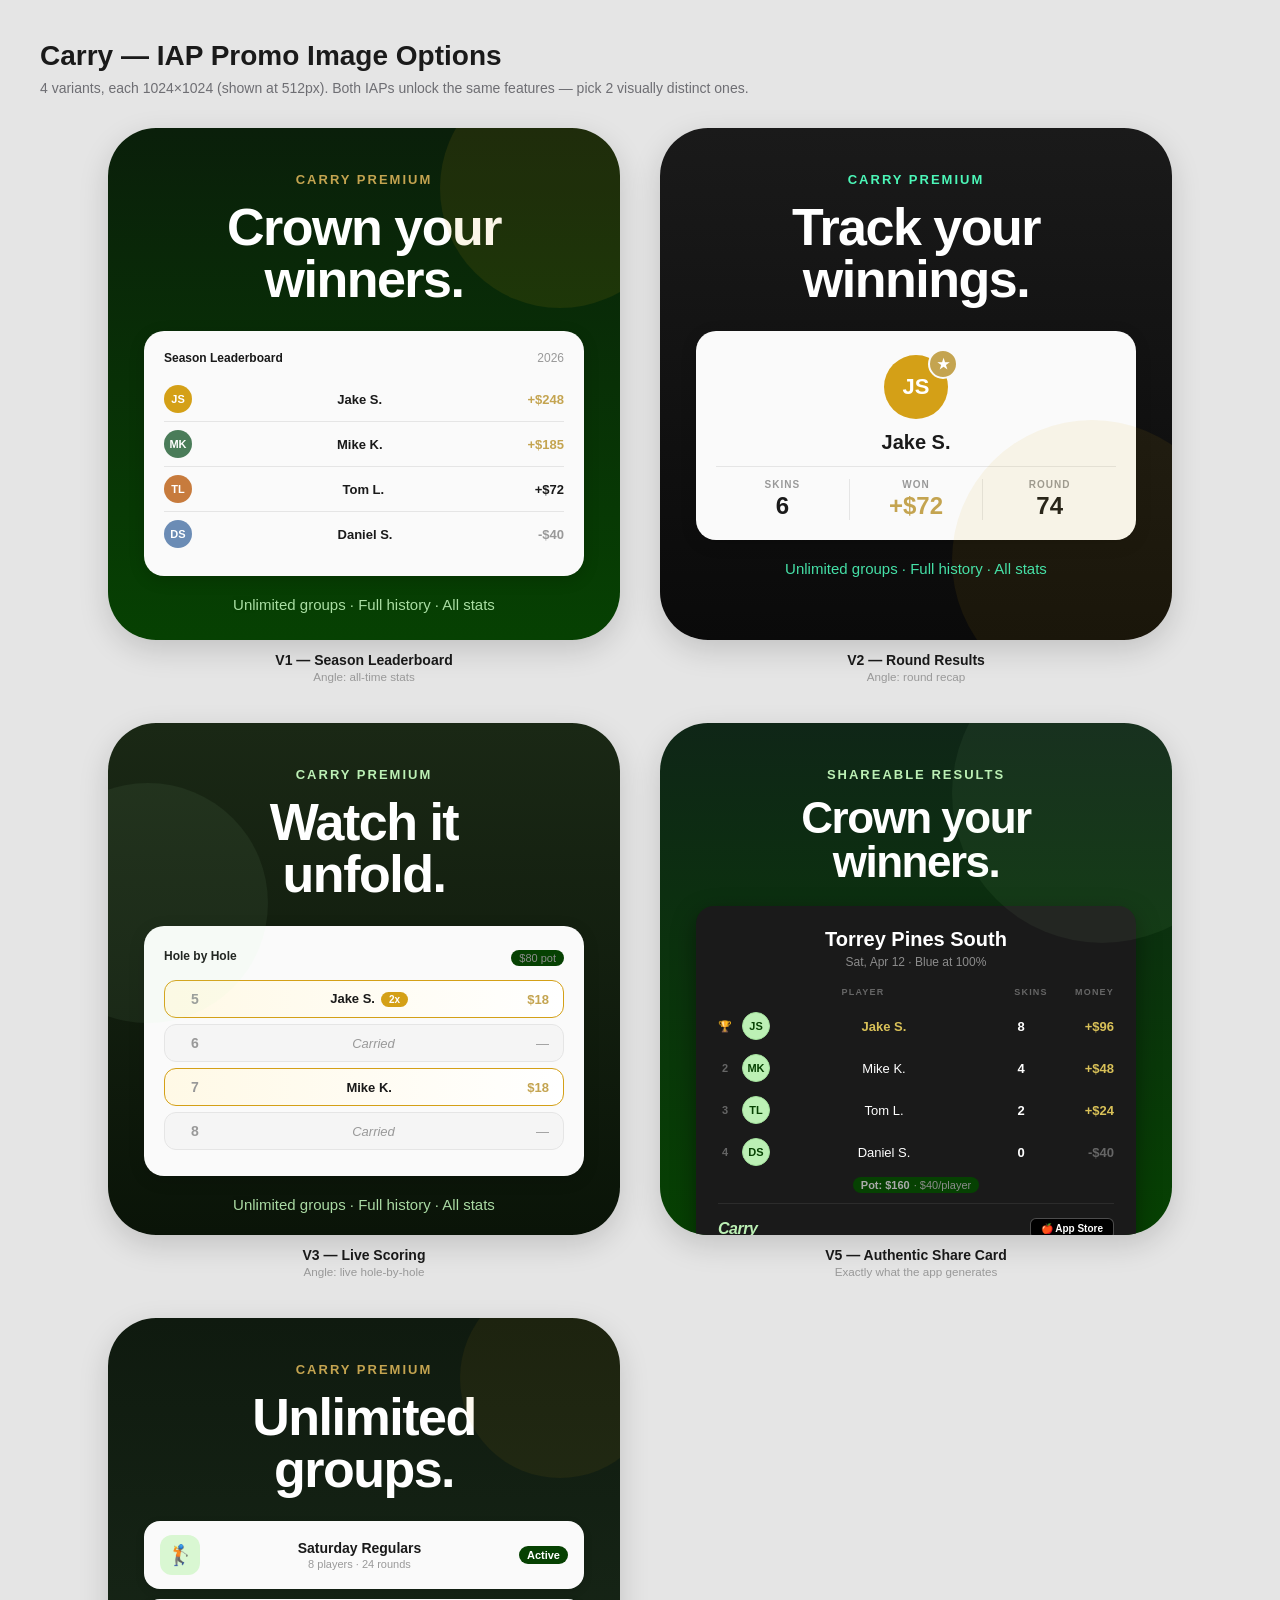
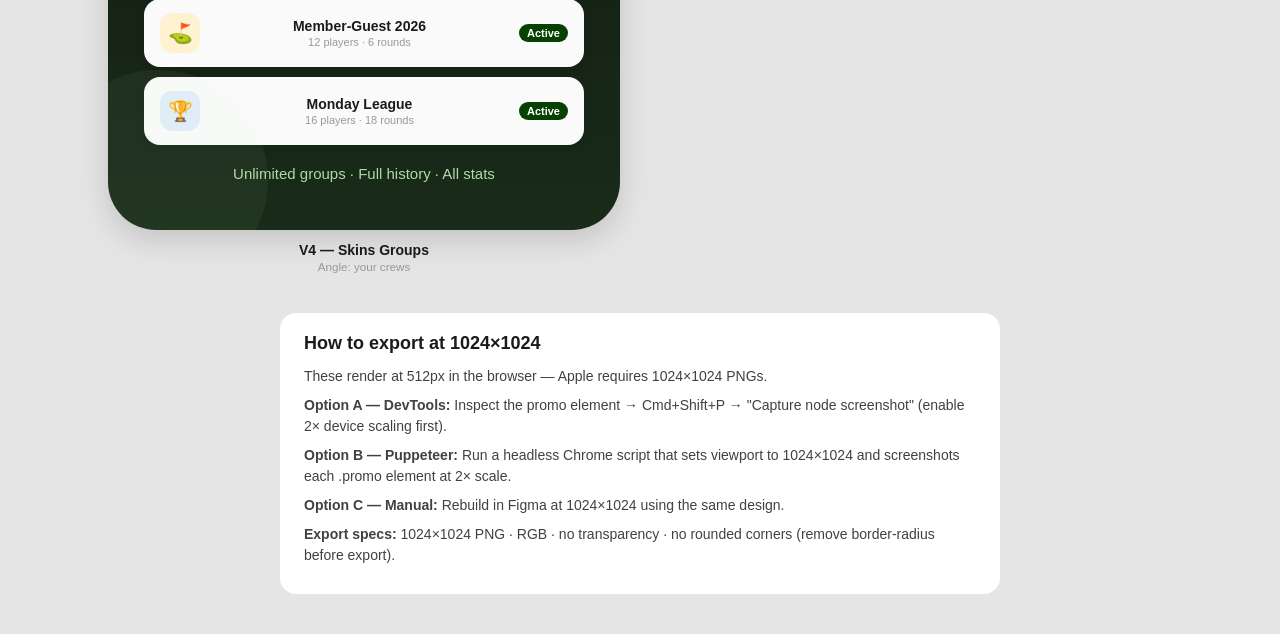
<file: site/promo-images.html>
<!DOCTYPE html>
<html lang="en">
<head>
<meta charset="UTF-8">
<title>Carry — Promo Images (4 Variants)</title>
<style>
  * { margin: 0; padding: 0; box-sizing: border-box; }
  body {
    font-family: -apple-system, "SF Pro Display", "Inter", Helvetica, Arial, sans-serif;
    background: #E5E5E5;
    padding: 40px;
    color: #1A1A1A;
  }
  h1 { font-size: 28px; margin-bottom: 8px; font-weight: 700; }
  .sub { color: #6E6E73; margin-bottom: 32px; font-size: 14px; }
  .promo-grid {
    display: grid;
    grid-template-columns: repeat(2, auto);
    gap: 40px;
    justify-content: center;
  }
  .promo-wrap { text-align: center; }
  .promo-label {
    font-size: 14px;
    font-weight: 600;
    margin-top: 12px;
    color: #1A1A1A;
  }
  .promo-label small {
    display: block;
    font-weight: 400;
    color: #999;
    margin-top: 2px;
  }

  /* Shared promo image base */
  .promo {
    width: 512px;
    height: 512px;
    border-radius: 48px;
    overflow: hidden;
    position: relative;
    display: flex;
    flex-direction: column;
    align-items: center;
    justify-content: flex-start;
    padding: 44px 36px;
    box-shadow: 0 10px 30px rgba(0,0,0,0.15);
    color: #FFFFFF;
  }

  .eyebrow {
    font-size: 13px;
    font-weight: 600;
    letter-spacing: 2px;
    margin-bottom: 14px;
  }
  .headline {
    font-size: 52px;
    font-weight: 800;
    line-height: 1.0;
    letter-spacing: -1.5px;
    text-align: center;
    margin-bottom: 26px;
  }
  .footer {
    font-size: 15px;
    font-weight: 500;
    margin-top: 20px;
    text-align: center;
    opacity: 0.9;
  }

  /* ============ V1: LEADERBOARD ============ */
  .v1 {
    background: linear-gradient(180deg, #0A1F0A 0%, #064102 100%);
  }
  .v1::before {
    content: ""; position: absolute; top: -60px; right: -60px;
    width: 240px; height: 240px; border-radius: 50%;
    background: #D4A017; opacity: 0.10;
  }
  .v1 .eyebrow { color: #C4A450; }
  .v1 .footer { color: #BCF0B5; }

  .card {
    background: #FAFAFA;
    border-radius: 20px;
    padding: 20px;
    width: 100%;
    color: #1A1A1A;
    box-shadow: 0 4px 16px rgba(0,0,0,0.15);
  }
  .card-header {
    display: flex; justify-content: space-between; align-items: center;
    font-size: 12px; font-weight: 600; margin-bottom: 12px;
  }
  .card-header .meta { color: #999; font-weight: 500; }
  .lb-row {
    display: flex; align-items: center; padding: 8px 0;
    border-bottom: 1px solid #E5E5E5; gap: 10px;
  }
  .lb-row:last-child { border-bottom: none; }
  .avatar {
    width: 28px; height: 28px; border-radius: 50%;
    display: flex; align-items: center; justify-content: center;
    color: #FFF; font-size: 11px; font-weight: 700; flex-shrink: 0;
  }
  .a-gold { background: #D4A017; }
  .a-green { background: #4A7C59; }
  .a-orange { background: #C77B3D; }
  .a-blue { background: #6B8CB5; }
  .a-purple { background: #8566A9; }
  .lb-name { flex: 1; font-size: 13px; font-weight: 600; }
  .lb-amt { font-size: 13px; font-weight: 700; }
  .gold-txt { color: #C4A450; }
  .muted { color: #999; }

  /* ============ V2: ROUND RESULTS ============ */
  .v2 {
    background: linear-gradient(180deg, #1A1A1A 0%, #0A0A0A 100%);
  }
  .v2::before {
    content: ""; position: absolute; bottom: -60px; right: -60px;
    width: 280px; height: 280px; border-radius: 50%;
    background: #D4A017; opacity: 0.08;
  }
  .v2 .eyebrow { color: #4CF7B8; }
  .v2 .footer { color: #4CF7B8; }

  .result-card {
    background: #FAFAFA;
    border-radius: 20px;
    padding: 24px 20px 20px;
    width: 100%;
    color: #1A1A1A;
    display: flex; flex-direction: column; align-items: center; gap: 8px;
    box-shadow: 0 4px 16px rgba(0,0,0,0.15);
  }
  .hero-avatar {
    width: 64px; height: 64px; border-radius: 50%;
    background: #D4A017;
    display: flex; align-items: center; justify-content: center;
    color: #FFF; font-size: 22px; font-weight: 700; position: relative;
  }
  .hero-avatar::after {
    content: "★"; position: absolute; top: -6px; right: -10px;
    width: 26px; height: 26px; background: #C4A450; color: #FFF;
    border-radius: 50%; font-size: 14px;
    display: flex; align-items: center; justify-content: center;
    border: 2px solid #FAFAFA;
  }
  .hero-name { font-size: 20px; font-weight: 700; margin-top: 4px; }
  .stats-row {
    display: flex; width: 100%;
    padding-top: 12px; border-top: 1px solid #E5E5E5; margin-top: 4px;
  }
  .stat {
    flex: 1; text-align: center; border-right: 1px solid #E5E5E5;
  }
  .stat:last-child { border-right: none; }
  .stat-label {
    font-size: 10px; font-weight: 600; color: #999; letter-spacing: 1px;
  }
  .stat-value { font-size: 24px; font-weight: 800; margin-top: 2px; }
  .stat-value.gold { color: #C4A450; }

  /* ============ V3: LIVE SCORING ============ */
  .v3 {
    background: linear-gradient(180deg, #1A2815 0%, #0A1408 100%);
  }
  .v3::before {
    content: ""; position: absolute; top: 60px; left: -80px;
    width: 240px; height: 240px; border-radius: 50%;
    background: #BCF0B5; opacity: 0.06;
  }
  .v3 .eyebrow { color: #BCF0B5; }
  .v3 .footer { color: #BCF0B5; }

  .scorecard {
    background: #FAFAFA; border-radius: 20px; padding: 20px; width: 100%;
    color: #1A1A1A;
    box-shadow: 0 4px 16px rgba(0,0,0,0.15);
  }
  .sc-head {
    display: flex; justify-content: space-between; align-items: center;
    font-size: 12px; font-weight: 600; margin-bottom: 14px;
  }
  .sc-pot {
    display: inline-flex; align-items: center; gap: 4px;
    padding: 2px 8px; background: #064102; color: #FFF; border-radius: 10px;
    font-size: 11px; font-weight: 700;
  }
  .sc-hole {
    display: flex; align-items: center; gap: 10px;
    background: #FFF; border: 1px solid #E5E5E5;
    border-radius: 12px; padding: 10px 14px; margin-bottom: 6px;
  }
  .sc-hole.won {
    background: linear-gradient(90deg, #FFF9E6 0%, #FFF 100%);
    border-color: #D4A017;
  }
  .sc-hole.carry {
    background: #F5F5F5;
  }
  .hole-num {
    font-size: 14px; font-weight: 800; color: #999; width: 32px;
  }
  .hole-winner { flex: 1; font-size: 13px; font-weight: 600; color: #1A1A1A; }
  .hole-winner.muted { color: #999; font-weight: 500; font-style: italic; }
  .hole-skin {
    font-size: 13px; font-weight: 700; color: #C4A450;
  }
  .hole-skin.muted { color: #999; font-weight: 500; }
  .pill {
    display: inline-block; padding: 2px 8px; background: #D4A017;
    color: #FFF; border-radius: 8px; font-size: 10px; font-weight: 700;
    margin-left: 6px;
  }

  /* ============ V5: SHARE SHEET (AUTHENTIC) ============ */
  .v5 {
    background: linear-gradient(180deg, #0F2617 0%, #064102 100%);
  }
  .v5::before {
    content: ""; position: absolute; top: -80px; right: -80px;
    width: 300px; height: 300px; border-radius: 50%;
    background: #BCF0B5; opacity: 0.05;
  }
  .v5 .eyebrow { color: #BCF0B5; }
  .v5 .footer { color: #BCF0B5; }

  /* Actual share card reproduction */
  .share-card {
    width: 100%;
    background: #1A1A1A;
    border-radius: 18px;
    padding: 22px;
    color: #FFFFFF;
    box-shadow: 0 8px 24px rgba(0,0,0,0.4);
  }
  .sc-course {
    font-size: 20px;
    font-weight: 700;
    margin-bottom: 4px;
  }
  .sc-meta {
    font-size: 12px;
    color: #8C8C8C;
    font-weight: 500;
    margin-bottom: 18px;
  }
  .sc-divider {
    height: 1px;
    background: rgba(255,255,255,0.08);
    margin: 14px 0;
  }
  .sc-col-header {
    display: flex; align-items: center;
    font-size: 9px; font-weight: 600;
    color: #666; letter-spacing: 1.2px;
    padding-bottom: 8px;
  }
  .sc-col-header .ch-player { flex: 1; }
  .sc-col-header .ch-skins { width: 46px; text-align: center; }
  .sc-col-header .ch-money { width: 60px; text-align: right; }

  .sc-row {
    display: flex; align-items: center; gap: 10px;
    padding: 7px 0;
  }
  .sc-rank {
    font-size: 11px; font-weight: 600; color: #666;
    width: 14px;
  }
  .sc-rank.trophy { color: #D9C158; }
  .sc-avatar {
    width: 28px; height: 28px; border-radius: 50%;
    background: #BCF0B5;
    border: 1.5px solid #A3E09C;
    display: flex; align-items: center; justify-content: center;
    color: #064102;
    font-size: 11px; font-weight: 700;
    flex-shrink: 0;
  }
  .sc-name {
    flex: 1; font-size: 13px; font-weight: 500;
  }
  .sc-name.winner { color: #D9C158; font-weight: 700; }
  .sc-skins { width: 46px; font-size: 13px; font-weight: 600; text-align: center; }
  .sc-money { width: 60px; font-size: 13px; font-weight: 700; text-align: right; }
  .sc-money.pos { color: #D9C158; }
  .sc-money.neg { color: #666; }

  .sc-pot {
    font-size: 11px; color: #8C8C8C; font-weight: 500;
    margin-top: 4px;
  }
  .sc-pot strong { color: #AAA; font-weight: 700; }

  .sc-footer {
    display: flex; align-items: center; justify-content: space-between;
    margin-top: 10px; padding-top: 14px;
    border-top: 1px solid rgba(255,255,255,0.08);
  }
  .sc-logo {
    color: #BCF0B5;
    font-size: 16px;
    font-weight: 700;
    font-style: italic;
    letter-spacing: -0.5px;
  }
  .sc-appstore {
    background: #000;
    border: 1px solid rgba(255,255,255,0.3);
    border-radius: 6px;
    padding: 4px 10px;
    font-size: 10px;
    font-weight: 600;
    display: flex;
    gap: 6px;
    align-items: center;
  }

  /* ============ V4: SKINS GROUPS ============ */
  .v4 {
    background: linear-gradient(180deg, #0F1A0F 0%, #1A2B1A 100%);
  }
  .v4::before {
    content: ""; position: absolute; top: -40px; right: -40px;
    width: 200px; height: 200px; border-radius: 50%;
    background: #D4A017; opacity: 0.07;
  }
  .v4::after {
    content: ""; position: absolute; bottom: -60px; left: -60px;
    width: 220px; height: 220px; border-radius: 50%;
    background: #BCF0B5; opacity: 0.05;
  }
  .v4 .eyebrow { color: #C4A450; }
  .v4 .footer { color: #BCF0B5; }

  .groups-list { width: 100%; display: flex; flex-direction: column; gap: 10px; }
  .group-card {
    background: #FAFAFA; border-radius: 16px; padding: 14px 16px;
    display: flex; align-items: center; gap: 12px;
    color: #1A1A1A;
    box-shadow: 0 3px 10px rgba(0,0,0,0.12);
  }
  .group-icon {
    width: 40px; height: 40px; border-radius: 12px;
    display: flex; align-items: center; justify-content: center;
    font-size: 20px; flex-shrink: 0;
  }
  .gi-green { background: #D9F7D2; }
  .gi-gold  { background: #FFF2D1; }
  .gi-blue  { background: #E1ECFA; }
  .group-body { flex: 1; }
  .group-name { font-size: 14px; font-weight: 700; }
  .group-meta { font-size: 11px; color: #999; margin-top: 2px; }
  .group-badge {
    background: #064102; color: #FFF;
    padding: 3px 8px; border-radius: 10px; font-size: 11px; font-weight: 700;
  }

  .instructions {
    margin-top: 40px;
    padding: 20px 24px;
    background: #FFFFFF;
    border-radius: 16px;
    max-width: 720px;
    margin-left: auto;
    margin-right: auto;
  }
  .instructions h2 { font-size: 18px; margin-bottom: 12px; }
  .instructions p {
    font-size: 14px; line-height: 1.5; color: #404142; margin-bottom: 8px;
  }
</style>
</head>
<body>
  <h1>Carry — IAP Promo Image Options</h1>
  <p class="sub">4 variants, each 1024×1024 (shown at 512px). Both IAPs unlock the same features — pick 2 visually distinct ones.</p>

  <div class="promo-grid">

    <!-- V1: SEASON LEADERBOARD -->
    <div class="promo-wrap">
      <div class="promo v1">
        <div class="eyebrow">CARRY PREMIUM</div>
        <div class="headline">Crown your<br>winners.</div>
        <div class="card">
          <div class="card-header">
            <span>Season Leaderboard</span>
            <span class="meta">2026</span>
          </div>
          <div class="lb-row">
            <div class="avatar a-gold">JS</div>
            <div class="lb-name">Jake S.</div>
            <div class="lb-amt gold-txt">+$248</div>
          </div>
          <div class="lb-row">
            <div class="avatar a-green">MK</div>
            <div class="lb-name">Mike K.</div>
            <div class="lb-amt gold-txt">+$185</div>
          </div>
          <div class="lb-row">
            <div class="avatar a-orange">TL</div>
            <div class="lb-name">Tom L.</div>
            <div class="lb-amt">+$72</div>
          </div>
          <div class="lb-row">
            <div class="avatar a-blue">DS</div>
            <div class="lb-name">Daniel S.</div>
            <div class="lb-amt muted">-$40</div>
          </div>
        </div>
        <div class="footer">Unlimited groups · Full history · All stats</div>
      </div>
      <div class="promo-label">
        V1 — Season Leaderboard
        <small>Angle: all-time stats</small>
      </div>
    </div>

    <!-- V2: ROUND RESULTS -->
    <div class="promo-wrap">
      <div class="promo v2">
        <div class="eyebrow">CARRY PREMIUM</div>
        <div class="headline">Track your<br>winnings.</div>
        <div class="result-card">
          <div class="hero-avatar">JS</div>
          <div class="hero-name">Jake S.</div>
          <div class="stats-row">
            <div class="stat">
              <div class="stat-label">SKINS</div>
              <div class="stat-value">6</div>
            </div>
            <div class="stat">
              <div class="stat-label">WON</div>
              <div class="stat-value gold">+$72</div>
            </div>
            <div class="stat">
              <div class="stat-label">ROUND</div>
              <div class="stat-value">74</div>
            </div>
          </div>
        </div>
        <div class="footer">Unlimited groups · Full history · All stats</div>
      </div>
      <div class="promo-label">
        V2 — Round Results
        <small>Angle: round recap</small>
      </div>
    </div>

    <!-- V3: LIVE SCORING -->
    <div class="promo-wrap">
      <div class="promo v3">
        <div class="eyebrow">CARRY PREMIUM</div>
        <div class="headline">Watch it<br>unfold.</div>
        <div class="scorecard">
          <div class="sc-head">
            <span>Hole by Hole</span>
            <span class="sc-pot">$80 pot</span>
          </div>
          <div class="sc-hole won">
            <div class="hole-num">5</div>
            <div class="hole-winner">Jake S.<span class="pill">2x</span></div>
            <div class="hole-skin">$18</div>
          </div>
          <div class="sc-hole carry">
            <div class="hole-num">6</div>
            <div class="hole-winner muted">Carried</div>
            <div class="hole-skin muted">—</div>
          </div>
          <div class="sc-hole won">
            <div class="hole-num">7</div>
            <div class="hole-winner">Mike K.</div>
            <div class="hole-skin">$18</div>
          </div>
          <div class="sc-hole carry">
            <div class="hole-num">8</div>
            <div class="hole-winner muted">Carried</div>
            <div class="hole-skin muted">—</div>
          </div>
        </div>
        <div class="footer">Unlimited groups · Full history · All stats</div>
      </div>
      <div class="promo-label">
        V3 — Live Scoring
        <small>Angle: live hole-by-hole</small>
      </div>
    </div>

    <!-- V5: AUTHENTIC SHARE CARD -->
    <div class="promo-wrap">
      <div class="promo v5">
        <div class="eyebrow">SHAREABLE RESULTS</div>
        <div class="headline" style="font-size: 44px; margin-bottom: 22px;">Crown your<br>winners.</div>
        <div class="share-card">
          <div class="sc-course">Torrey Pines South</div>
          <div class="sc-meta">Sat, Apr 12 · Blue at 100%</div>

          <div class="sc-col-header">
            <span class="ch-player">PLAYER</span>
            <span class="ch-skins">SKINS</span>
            <span class="ch-money">MONEY</span>
          </div>

          <div class="sc-row">
            <span class="sc-rank trophy">🏆</span>
            <div class="sc-avatar">JS</div>
            <span class="sc-name winner">Jake S.</span>
            <span class="sc-skins">8</span>
            <span class="sc-money pos">+$96</span>
          </div>
          <div class="sc-row">
            <span class="sc-rank">2</span>
            <div class="sc-avatar">MK</div>
            <span class="sc-name">Mike K.</span>
            <span class="sc-skins">4</span>
            <span class="sc-money pos">+$48</span>
          </div>
          <div class="sc-row">
            <span class="sc-rank">3</span>
            <div class="sc-avatar">TL</div>
            <span class="sc-name">Tom L.</span>
            <span class="sc-skins">2</span>
            <span class="sc-money pos">+$24</span>
          </div>
          <div class="sc-row">
            <span class="sc-rank">4</span>
            <div class="sc-avatar">DS</div>
            <span class="sc-name">Daniel S.</span>
            <span class="sc-skins">0</span>
            <span class="sc-money neg">-$40</span>
          </div>

          <div class="sc-pot"><strong>Pot: $160</strong> · $40/player</div>

          <div class="sc-footer">
            <div class="sc-logo">Carry</div>
            <div class="sc-appstore">🍎 App Store</div>
          </div>
        </div>
        <div class="footer">Share after every round</div>
      </div>
      <div class="promo-label">
        V5 — Authentic Share Card
        <small>Exactly what the app generates</small>
      </div>
    </div>

    <!-- V4: SKINS GROUPS -->
    <div class="promo-wrap">
      <div class="promo v4">
        <div class="eyebrow">CARRY PREMIUM</div>
        <div class="headline">Unlimited<br>groups.</div>
        <div class="groups-list">
          <div class="group-card">
            <div class="group-icon gi-green">🏌️</div>
            <div class="group-body">
              <div class="group-name">Saturday Regulars</div>
              <div class="group-meta">8 players · 24 rounds</div>
            </div>
            <div class="group-badge">Active</div>
          </div>
          <div class="group-card">
            <div class="group-icon gi-gold">⛳</div>
            <div class="group-body">
              <div class="group-name">Member-Guest 2026</div>
              <div class="group-meta">12 players · 6 rounds</div>
            </div>
            <div class="group-badge">Active</div>
          </div>
          <div class="group-card">
            <div class="group-icon gi-blue">🏆</div>
            <div class="group-body">
              <div class="group-name">Monday League</div>
              <div class="group-meta">16 players · 18 rounds</div>
            </div>
            <div class="group-badge">Active</div>
          </div>
        </div>
        <div class="footer">Unlimited groups · Full history · All stats</div>
      </div>
      <div class="promo-label">
        V4 — Skins Groups
        <small>Angle: your crews</small>
      </div>
    </div>

  </div>

  <div class="instructions">
    <h2>How to export at 1024×1024</h2>
    <p>These render at 512px in the browser — Apple requires 1024×1024 PNGs.</p>
    <p><strong>Option A — DevTools:</strong> Inspect the promo element → Cmd+Shift+P → "Capture node screenshot" (enable 2× device scaling first).</p>
    <p><strong>Option B — Puppeteer:</strong> Run a headless Chrome script that sets viewport to 1024×1024 and screenshots each .promo element at 2× scale.</p>
    <p><strong>Option C — Manual:</strong> Rebuild in Figma at 1024×1024 using the same design.</p>
    <p><strong>Export specs:</strong> 1024×1024 PNG · RGB · no transparency · no rounded corners (remove border-radius before export).</p>
  </div>
</body>
</html>
</file>
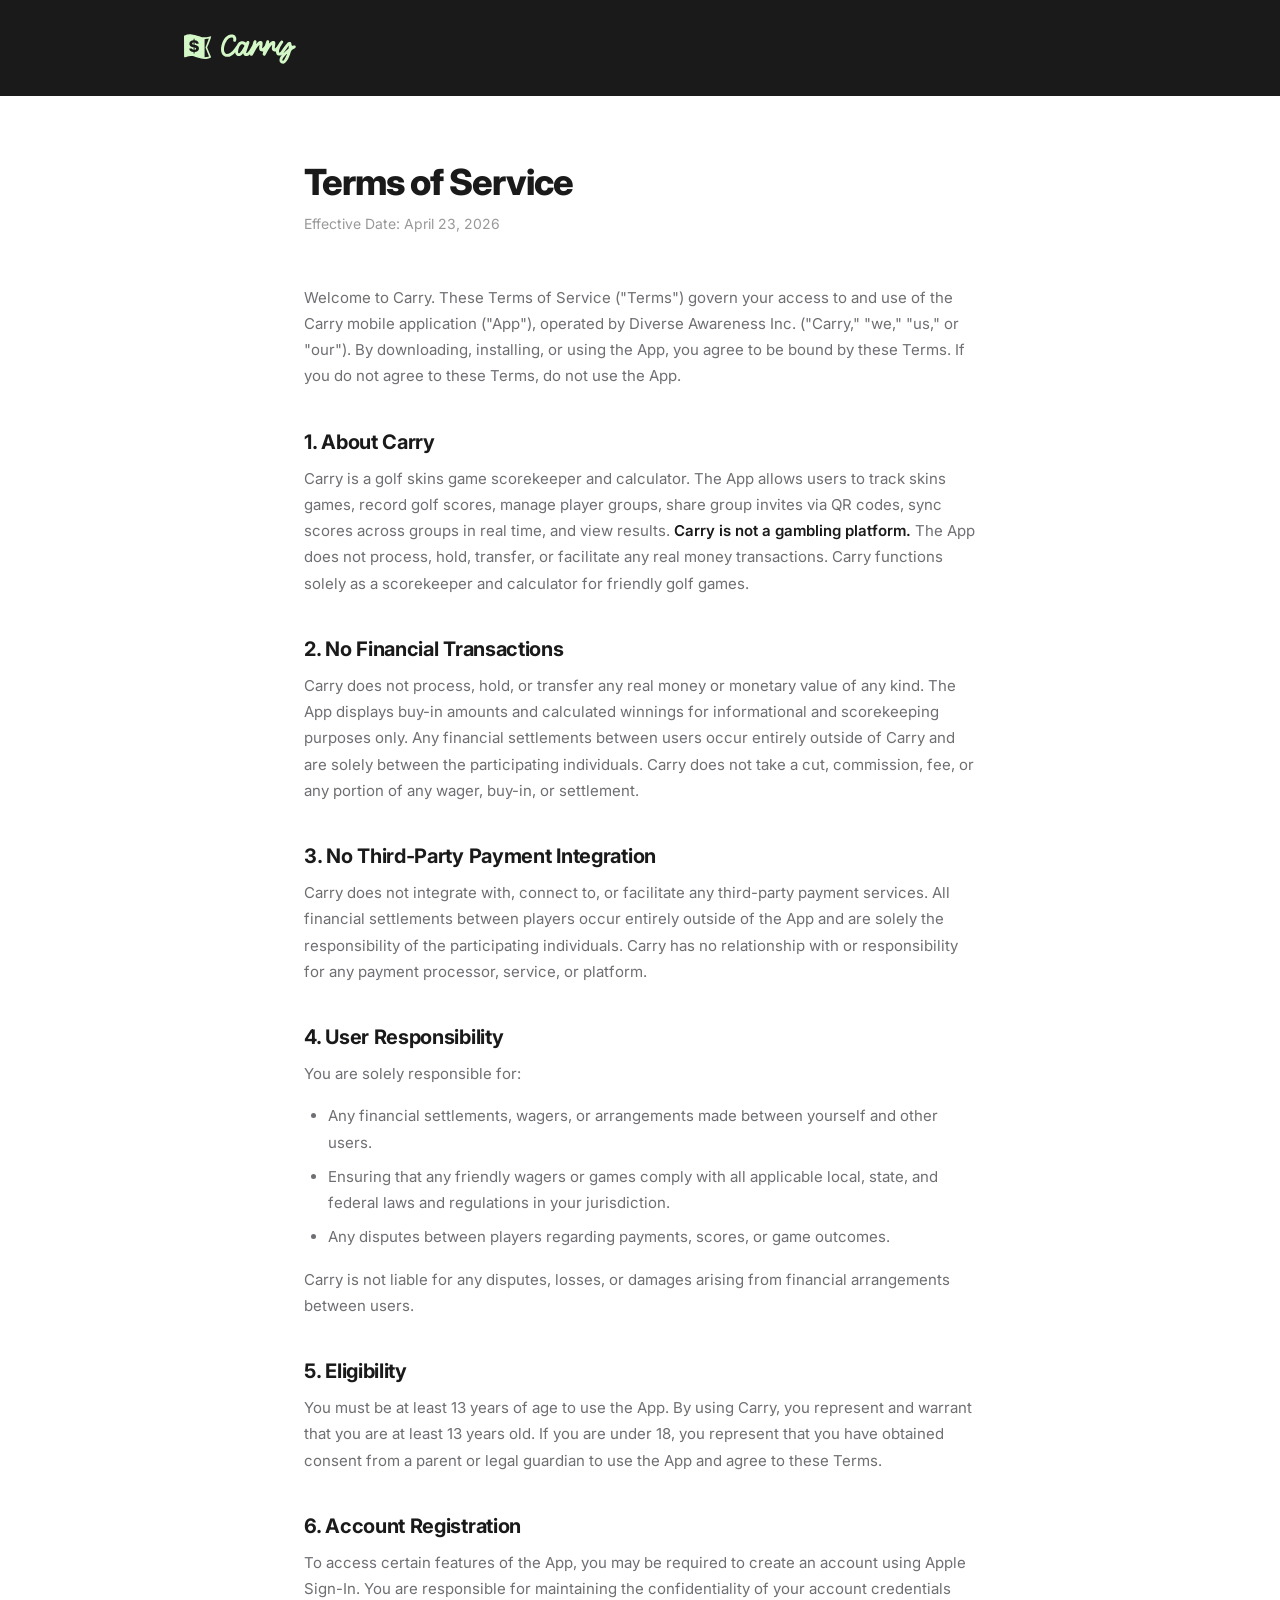
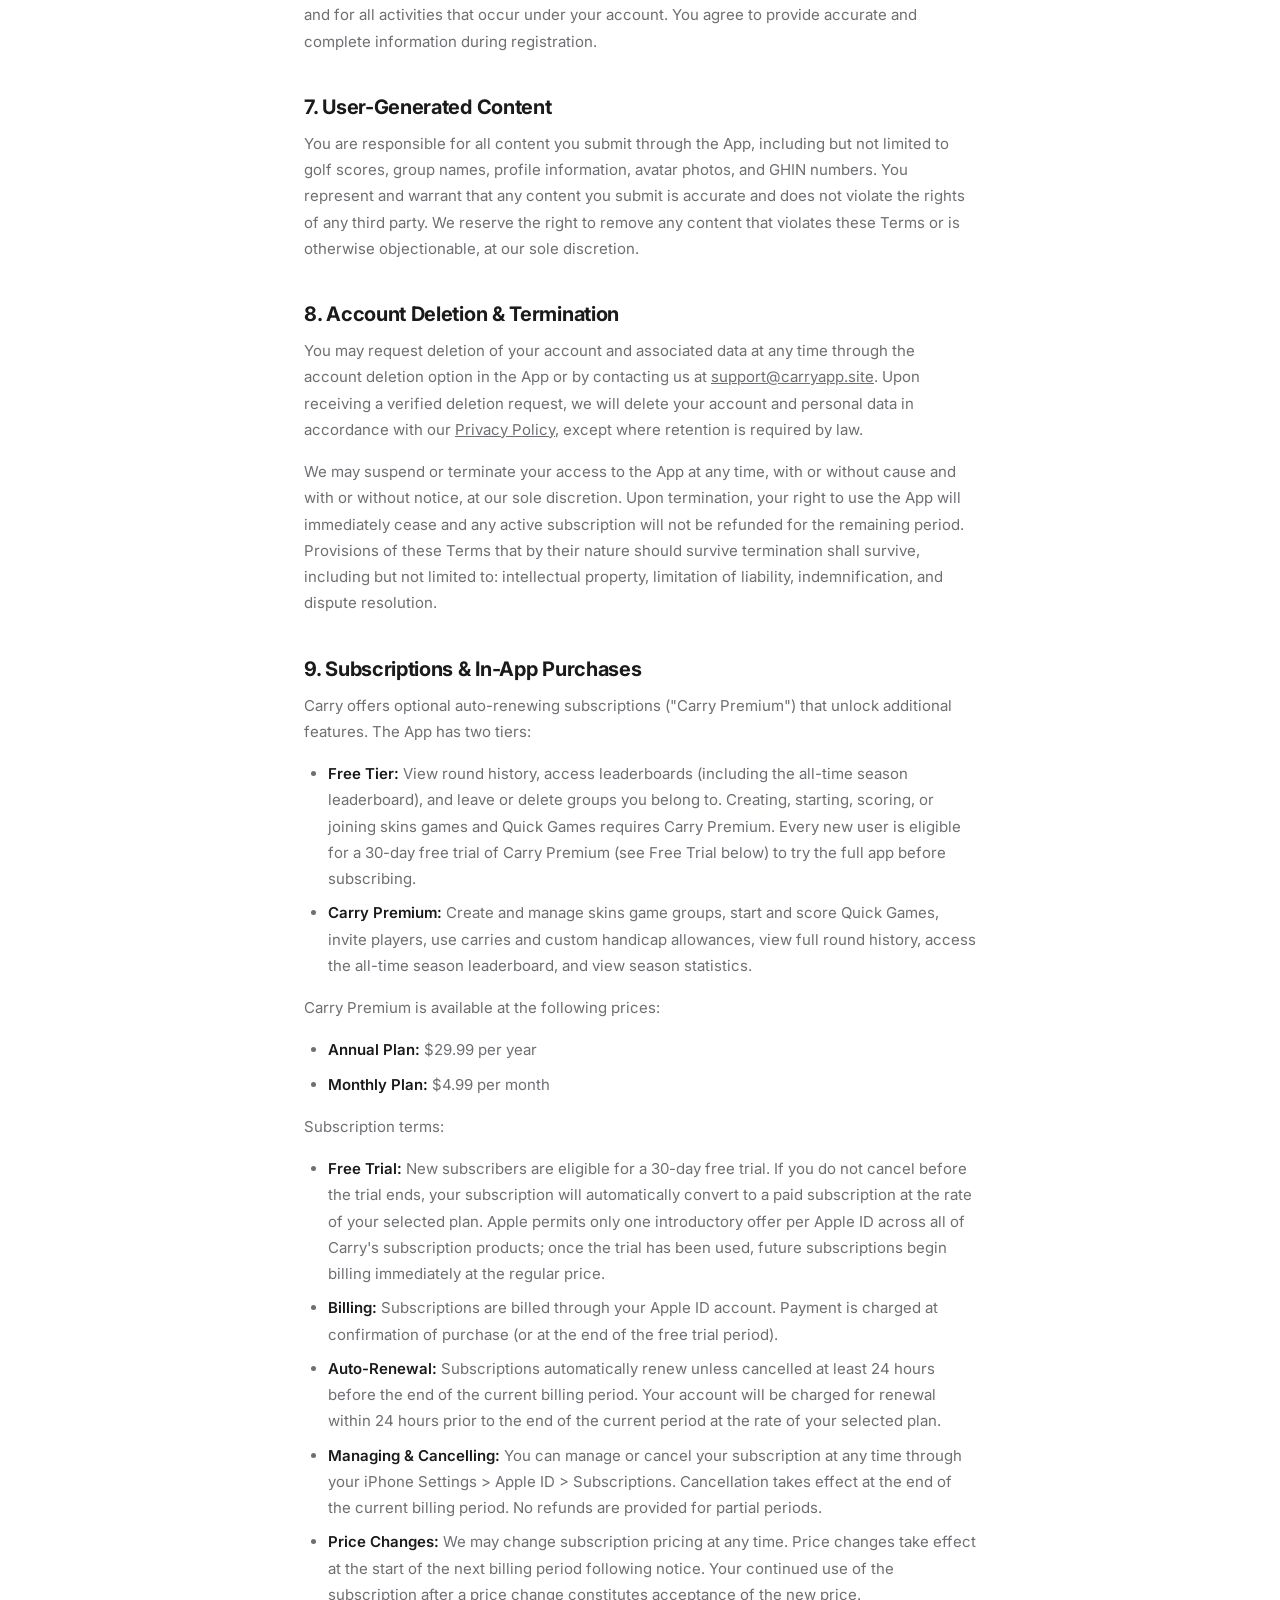
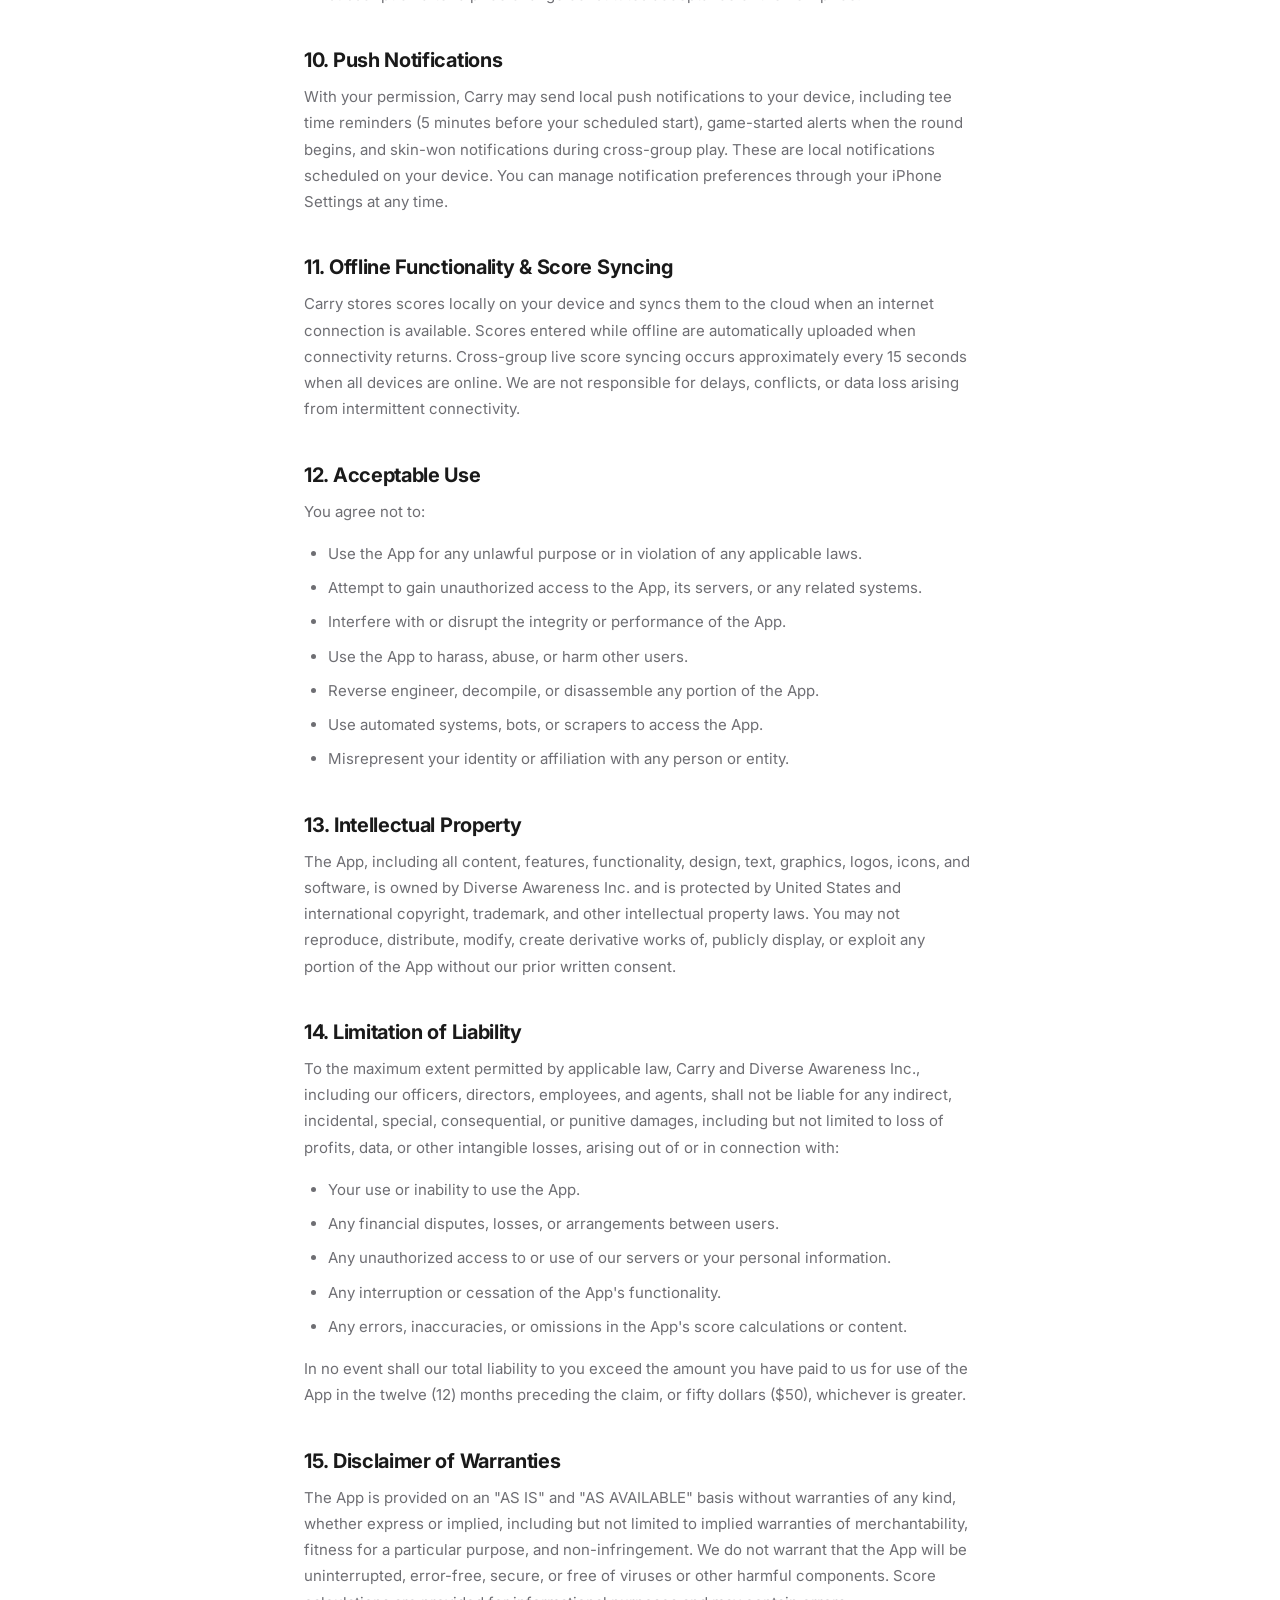
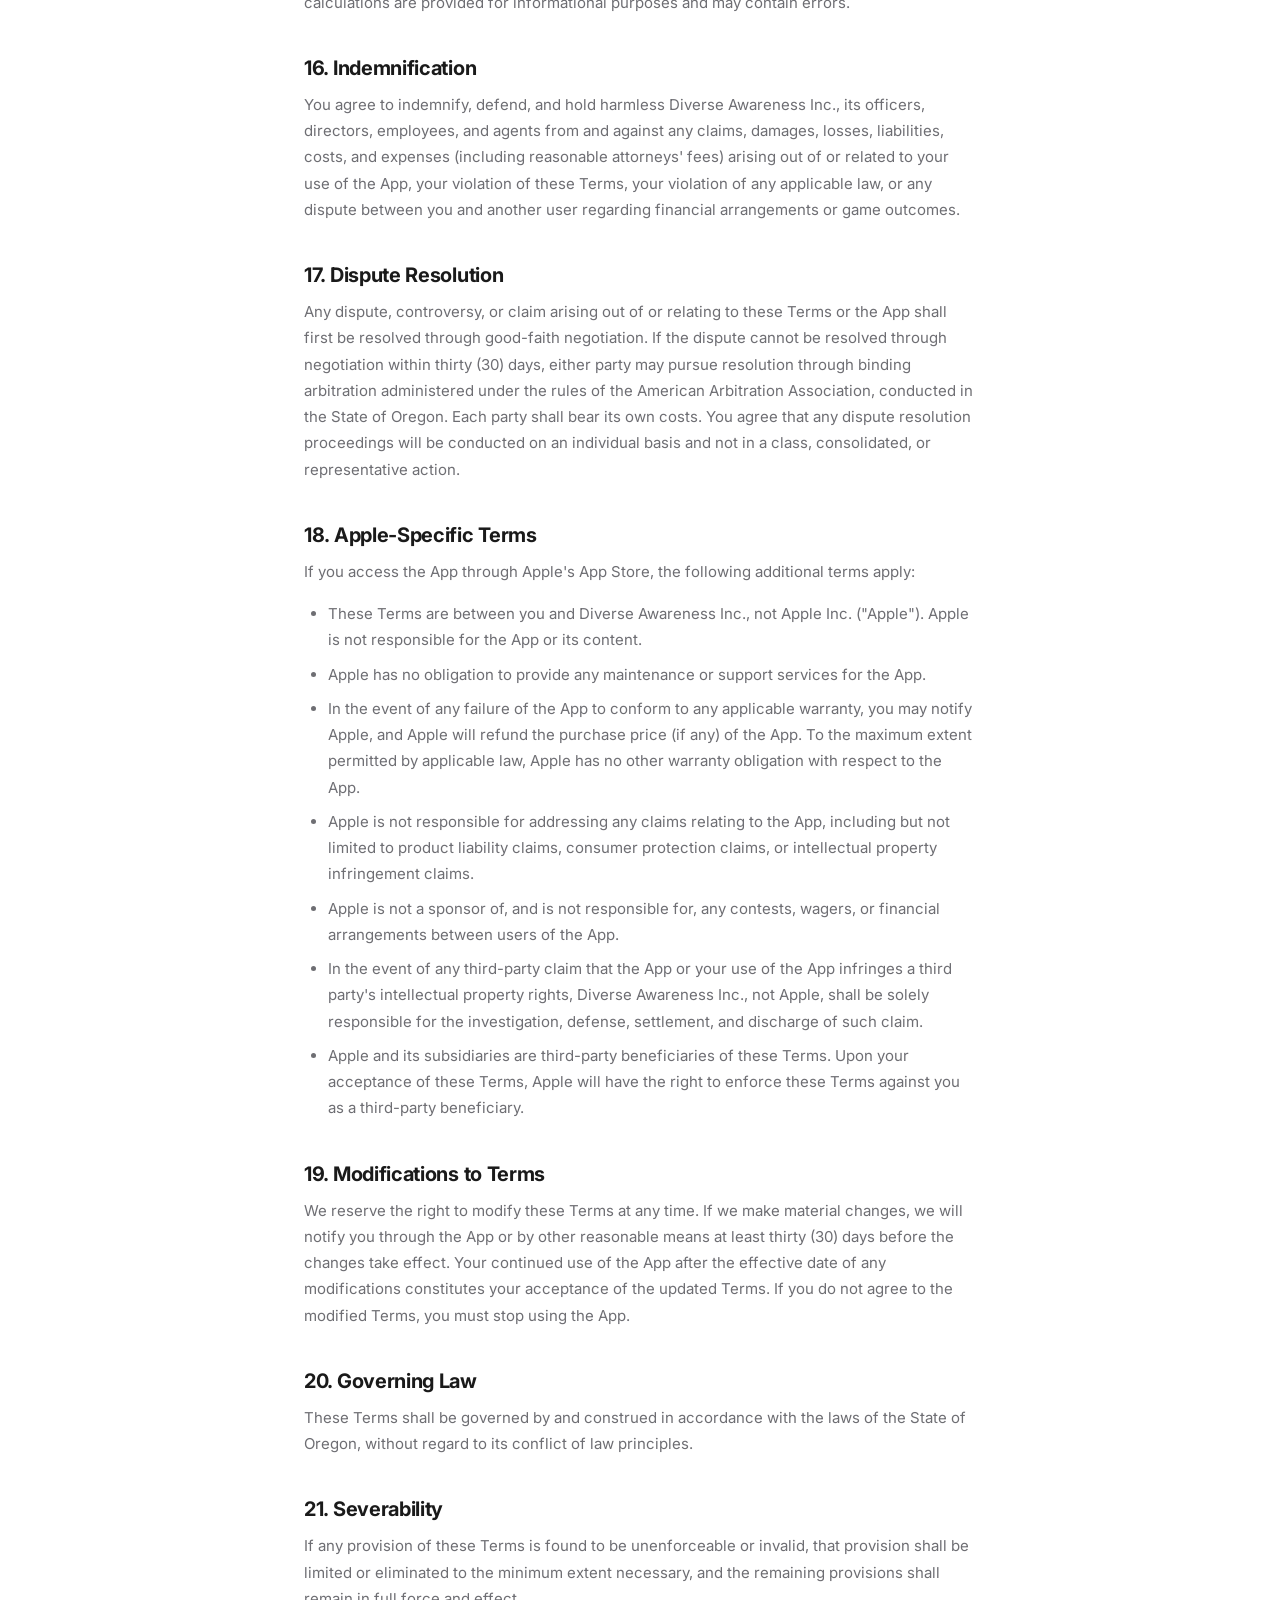
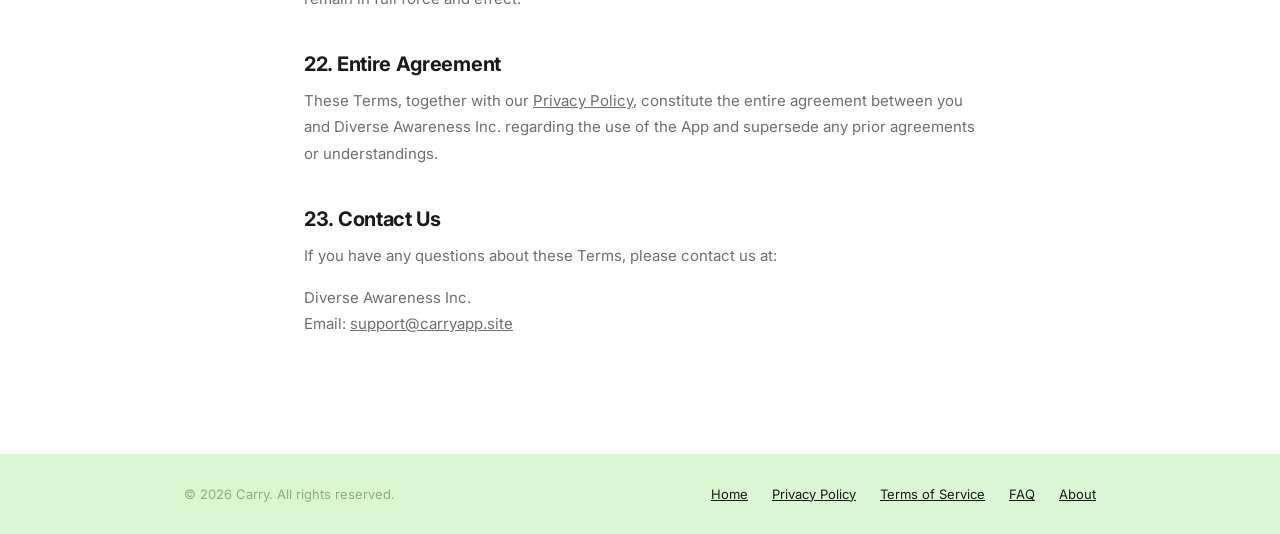
<file: site/terms.html>
<!DOCTYPE html>
<html lang="en">
<head>
    <meta charset="UTF-8">
    <meta name="viewport" content="width=device-width, initial-scale=1.0">
    <title>Terms of Service — Carry</title>
    <meta name="description" content="Terms of Service for Carry, the iOS golf skins game tracker.">
    <meta name="theme-color" content="#1A1A1A">
    <link rel="preconnect" href="https://fonts.googleapis.com">
    <link rel="preconnect" href="https://fonts.gstatic.com" crossorigin>
    <link href="https://fonts.googleapis.com/css2?family=Inter:wght@400;500;600;700;800&display=swap" rel="stylesheet">
    <link rel="icon" type="image/png" href="appicon.png">
    <link rel="apple-touch-icon" href="appicon.png">
    <link rel="stylesheet" href="style.css">
    <style>
        html, body { overflow-x: hidden; }
        .legal-header {
            background: var(--black);
            padding: 32px 0;
        }
        .legal-header .container {
            display: flex;
            align-items: center;
            gap: 16px;
        }
        .legal-header a {
            display: flex;
            align-items: center;
            gap: 12px;
            text-decoration: none;
        }
        .legal-header img {
            height: 32px;
            width: auto;
        }
        .legal-header span {
            font-size: 20px;
            font-weight: 700;
            color: var(--white);
            letter-spacing: -0.3px;
        }
        .legal-body {
            padding: 64px 0 100px;
            background: var(--white);
        }
        .legal-body .container {
            max-width: 720px;
        }
        .legal-body h1 {
            font-size: 36px;
            font-weight: 800;
            letter-spacing: -1px;
            color: var(--gray-900);
            margin-bottom: 8px;
        }
        .legal-body .effective-date {
            font-size: 14px;
            color: var(--gray-400);
            margin-bottom: 48px;
        }
        .legal-body h2 {
            font-size: 20px;
            font-weight: 700;
            color: var(--gray-900);
            margin-top: 40px;
            margin-bottom: 12px;
            letter-spacing: -0.3px;
        }
        .legal-body p,
        .legal-body li {
            font-size: 15px;
            font-weight: 400;
            color: var(--gray-600);
            line-height: 1.75;
        }
        .legal-body p {
            margin-bottom: 16px;
        }
        .legal-body ul,
        .legal-body ol {
            margin-bottom: 16px;
            padding-left: 24px;
        }
        .legal-body li {
            margin-bottom: 8px;
        }
        .legal-body a {
            color: var(--gray-900);
            text-decoration: underline;
        }
        .legal-body a:hover {
            color: var(--black);
        }
        .legal-body strong {
            color: var(--gray-900);
            font-weight: 600;
        }
        @media (max-width: 768px) {
            .legal-body {
                padding: 40px 0 64px;
            }
            .legal-body h1 {
                font-size: 28px;
            }
            .legal-body h2 {
                font-size: 18px;
            }
        }
    </style>
</head>
<body>

    <!-- Header -->
    <header class="legal-header">
        <div class="container">
            <a href="index.html">
                <img src="horion_logo.svg" alt="Carry">
            </a>
        </div>
    </header>

    <!-- Content -->
    <main class="legal-body">
        <div class="container">
            <h1>Terms of Service</h1>
            <p class="effective-date">Effective Date: April 23, 2026</p>

            <p>Welcome to Carry. These Terms of Service ("Terms") govern your access to and use of the Carry mobile application ("App"), operated by Diverse Awareness Inc. ("Carry," "we," "us," or "our"). By downloading, installing, or using the App, you agree to be bound by these Terms. If you do not agree to these Terms, do not use the App.</p>

            <h2>1. About Carry</h2>
            <p>Carry is a golf skins game scorekeeper and calculator. The App allows users to track skins games, record golf scores, manage player groups, share group invites via QR codes, sync scores across groups in real time, and view results. <strong>Carry is not a gambling platform.</strong> The App does not process, hold, transfer, or facilitate any real money transactions. Carry functions solely as a scorekeeper and calculator for friendly golf games.</p>

            <h2>2. No Financial Transactions</h2>
            <p>Carry does not process, hold, or transfer any real money or monetary value of any kind. The App displays buy-in amounts and calculated winnings for informational and scorekeeping purposes only. Any financial settlements between users occur entirely outside of Carry and are solely between the participating individuals. Carry does not take a cut, commission, fee, or any portion of any wager, buy-in, or settlement.</p>

            <h2>3. No Third-Party Payment Integration</h2>
            <p>Carry does not integrate with, connect to, or facilitate any third-party payment services. All financial settlements between players occur entirely outside of the App and are solely the responsibility of the participating individuals. Carry has no relationship with or responsibility for any payment processor, service, or platform.</p>

            <h2>4. User Responsibility</h2>
            <p>You are solely responsible for:</p>
            <ul>
                <li>Any financial settlements, wagers, or arrangements made between yourself and other users.</li>
                <li>Ensuring that any friendly wagers or games comply with all applicable local, state, and federal laws and regulations in your jurisdiction.</li>
                <li>Any disputes between players regarding payments, scores, or game outcomes.</li>
            </ul>
            <p>Carry is not liable for any disputes, losses, or damages arising from financial arrangements between users.</p>

            <h2>5. Eligibility</h2>
            <p>You must be at least 13 years of age to use the App. By using Carry, you represent and warrant that you are at least 13 years old. If you are under 18, you represent that you have obtained consent from a parent or legal guardian to use the App and agree to these Terms.</p>

            <h2>6. Account Registration</h2>
            <p>To access certain features of the App, you may be required to create an account using Apple Sign-In. You are responsible for maintaining the confidentiality of your account credentials and for all activities that occur under your account. You agree to provide accurate and complete information during registration.</p>

            <h2>7. User-Generated Content</h2>
            <p>You are responsible for all content you submit through the App, including but not limited to golf scores, group names, profile information, avatar photos, and GHIN numbers. You represent and warrant that any content you submit is accurate and does not violate the rights of any third party. We reserve the right to remove any content that violates these Terms or is otherwise objectionable, at our sole discretion.</p>

            <h2>8. Account Deletion &amp; Termination</h2>
            <p>You may request deletion of your account and associated data at any time through the account deletion option in the App or by contacting us at <a href="mailto:support@carryapp.site">support@carryapp.site</a>. Upon receiving a verified deletion request, we will delete your account and personal data in accordance with our <a href="privacy.html">Privacy Policy</a>, except where retention is required by law.</p>
            <p>We may suspend or terminate your access to the App at any time, with or without cause and with or without notice, at our sole discretion. Upon termination, your right to use the App will immediately cease and any active subscription will not be refunded for the remaining period. Provisions of these Terms that by their nature should survive termination shall survive, including but not limited to: intellectual property, limitation of liability, indemnification, and dispute resolution.</p>

            <h2>9. Subscriptions &amp; In-App Purchases</h2>
            <p>Carry offers optional auto-renewing subscriptions ("Carry Premium") that unlock additional features. The App has two tiers:</p>
            <ul>
                <li><strong>Free Tier:</strong> View round history, access leaderboards (including the all-time season leaderboard), and leave or delete groups you belong to. Creating, starting, scoring, or joining skins games and Quick Games requires Carry Premium. Every new user is eligible for a 30-day free trial of Carry Premium (see Free Trial below) to try the full app before subscribing.</li>
                <li><strong>Carry Premium:</strong> Create and manage skins game groups, start and score Quick Games, invite players, use carries and custom handicap allowances, view full round history, access the all-time season leaderboard, and view season statistics.</li>
            </ul>
            <p>Carry Premium is available at the following prices:</p>
            <ul>
                <li><strong>Annual Plan:</strong> $29.99 per year</li>
                <li><strong>Monthly Plan:</strong> $4.99 per month</li>
            </ul>
            <p>Subscription terms:</p>
            <ul>
                <li><strong>Free Trial:</strong> New subscribers are eligible for a 30-day free trial. If you do not cancel before the trial ends, your subscription will automatically convert to a paid subscription at the rate of your selected plan. Apple permits only one introductory offer per Apple ID across all of Carry's subscription products; once the trial has been used, future subscriptions begin billing immediately at the regular price.</li>
                <li><strong>Billing:</strong> Subscriptions are billed through your Apple ID account. Payment is charged at confirmation of purchase (or at the end of the free trial period).</li>
                <li><strong>Auto-Renewal:</strong> Subscriptions automatically renew unless cancelled at least 24 hours before the end of the current billing period. Your account will be charged for renewal within 24 hours prior to the end of the current period at the rate of your selected plan.</li>
                <li><strong>Managing &amp; Cancelling:</strong> You can manage or cancel your subscription at any time through your iPhone Settings &gt; Apple ID &gt; Subscriptions. Cancellation takes effect at the end of the current billing period. No refunds are provided for partial periods.</li>
                <li><strong>Price Changes:</strong> We may change subscription pricing at any time. Price changes take effect at the start of the next billing period following notice. Your continued use of the subscription after a price change constitutes acceptance of the new price.</li>
            </ul>

            <h2>10. Push Notifications</h2>
            <p>With your permission, Carry may send local push notifications to your device, including tee time reminders (5 minutes before your scheduled start), game-started alerts when the round begins, and skin-won notifications during cross-group play. These are local notifications scheduled on your device. You can manage notification preferences through your iPhone Settings at any time.</p>

            <h2>11. Offline Functionality &amp; Score Syncing</h2>
            <p>Carry stores scores locally on your device and syncs them to the cloud when an internet connection is available. Scores entered while offline are automatically uploaded when connectivity returns. Cross-group live score syncing occurs approximately every 15 seconds when all devices are online. We are not responsible for delays, conflicts, or data loss arising from intermittent connectivity.</p>

            <h2>12. Acceptable Use</h2>
            <p>You agree not to:</p>
            <ul>
                <li>Use the App for any unlawful purpose or in violation of any applicable laws.</li>
                <li>Attempt to gain unauthorized access to the App, its servers, or any related systems.</li>
                <li>Interfere with or disrupt the integrity or performance of the App.</li>
                <li>Use the App to harass, abuse, or harm other users.</li>
                <li>Reverse engineer, decompile, or disassemble any portion of the App.</li>
                <li>Use automated systems, bots, or scrapers to access the App.</li>
                <li>Misrepresent your identity or affiliation with any person or entity.</li>
            </ul>

            <h2>13. Intellectual Property</h2>
            <p>The App, including all content, features, functionality, design, text, graphics, logos, icons, and software, is owned by Diverse Awareness Inc. and is protected by United States and international copyright, trademark, and other intellectual property laws. You may not reproduce, distribute, modify, create derivative works of, publicly display, or exploit any portion of the App without our prior written consent.</p>

            <h2>14. Limitation of Liability</h2>
            <p>To the maximum extent permitted by applicable law, Carry and Diverse Awareness Inc., including our officers, directors, employees, and agents, shall not be liable for any indirect, incidental, special, consequential, or punitive damages, including but not limited to loss of profits, data, or other intangible losses, arising out of or in connection with:</p>
            <ul>
                <li>Your use or inability to use the App.</li>
                <li>Any financial disputes, losses, or arrangements between users.</li>
                <li>Any unauthorized access to or use of our servers or your personal information.</li>
                <li>Any interruption or cessation of the App's functionality.</li>
                <li>Any errors, inaccuracies, or omissions in the App's score calculations or content.</li>
            </ul>
            <p>In no event shall our total liability to you exceed the amount you have paid to us for use of the App in the twelve (12) months preceding the claim, or fifty dollars ($50), whichever is greater.</p>

            <h2>15. Disclaimer of Warranties</h2>
            <p>The App is provided on an "AS IS" and "AS AVAILABLE" basis without warranties of any kind, whether express or implied, including but not limited to implied warranties of merchantability, fitness for a particular purpose, and non-infringement. We do not warrant that the App will be uninterrupted, error-free, secure, or free of viruses or other harmful components. Score calculations are provided for informational purposes and may contain errors.</p>

            <h2>16. Indemnification</h2>
            <p>You agree to indemnify, defend, and hold harmless Diverse Awareness Inc., its officers, directors, employees, and agents from and against any claims, damages, losses, liabilities, costs, and expenses (including reasonable attorneys' fees) arising out of or related to your use of the App, your violation of these Terms, your violation of any applicable law, or any dispute between you and another user regarding financial arrangements or game outcomes.</p>

            <h2>17. Dispute Resolution</h2>
            <p>Any dispute, controversy, or claim arising out of or relating to these Terms or the App shall first be resolved through good-faith negotiation. If the dispute cannot be resolved through negotiation within thirty (30) days, either party may pursue resolution through binding arbitration administered under the rules of the American Arbitration Association, conducted in the State of Oregon. Each party shall bear its own costs. You agree that any dispute resolution proceedings will be conducted on an individual basis and not in a class, consolidated, or representative action.</p>

            <h2>18. Apple-Specific Terms</h2>
            <p>If you access the App through Apple's App Store, the following additional terms apply:</p>
            <ul>
                <li>These Terms are between you and Diverse Awareness Inc., not Apple Inc. ("Apple"). Apple is not responsible for the App or its content.</li>
                <li>Apple has no obligation to provide any maintenance or support services for the App.</li>
                <li>In the event of any failure of the App to conform to any applicable warranty, you may notify Apple, and Apple will refund the purchase price (if any) of the App. To the maximum extent permitted by applicable law, Apple has no other warranty obligation with respect to the App.</li>
                <li>Apple is not responsible for addressing any claims relating to the App, including but not limited to product liability claims, consumer protection claims, or intellectual property infringement claims.</li>
                <li>Apple is not a sponsor of, and is not responsible for, any contests, wagers, or financial arrangements between users of the App.</li>
                <li>In the event of any third-party claim that the App or your use of the App infringes a third party's intellectual property rights, Diverse Awareness Inc., not Apple, shall be solely responsible for the investigation, defense, settlement, and discharge of such claim.</li>
                <li>Apple and its subsidiaries are third-party beneficiaries of these Terms. Upon your acceptance of these Terms, Apple will have the right to enforce these Terms against you as a third-party beneficiary.</li>
            </ul>

            <h2>19. Modifications to Terms</h2>
            <p>We reserve the right to modify these Terms at any time. If we make material changes, we will notify you through the App or by other reasonable means at least thirty (30) days before the changes take effect. Your continued use of the App after the effective date of any modifications constitutes your acceptance of the updated Terms. If you do not agree to the modified Terms, you must stop using the App.</p>

            <h2>20. Governing Law</h2>
            <p>These Terms shall be governed by and construed in accordance with the laws of the State of Oregon, without regard to its conflict of law principles.</p>

            <h2>21. Severability</h2>
            <p>If any provision of these Terms is found to be unenforceable or invalid, that provision shall be limited or eliminated to the minimum extent necessary, and the remaining provisions shall remain in full force and effect.</p>

            <h2>22. Entire Agreement</h2>
            <p>These Terms, together with our <a href="privacy.html">Privacy Policy</a>, constitute the entire agreement between you and Diverse Awareness Inc. regarding the use of the App and supersede any prior agreements or understandings.</p>

            <h2>23. Contact Us</h2>
            <p>If you have any questions about these Terms, please contact us at:</p>
            <p>
                Diverse Awareness Inc.<br>
                Email: <a href="mailto:support@carryapp.site">support@carryapp.site</a>
            </p>
        </div>
    </main>

    <!-- Footer -->
    <footer>
        <div class="container footer-content">
            <p class="copyright">&copy; 2026 Carry. All rights reserved.</p>
            <div class="footer-links">
                <a href="index.html">Home</a>
                <a href="privacy.html">Privacy Policy</a>
                <a href="terms.html">Terms of Service</a>
                <a href="faq.html">FAQ</a>
                <a href="about.html">About</a>
            </div>
        </div>
    </footer>

</body>
</html>
</file>
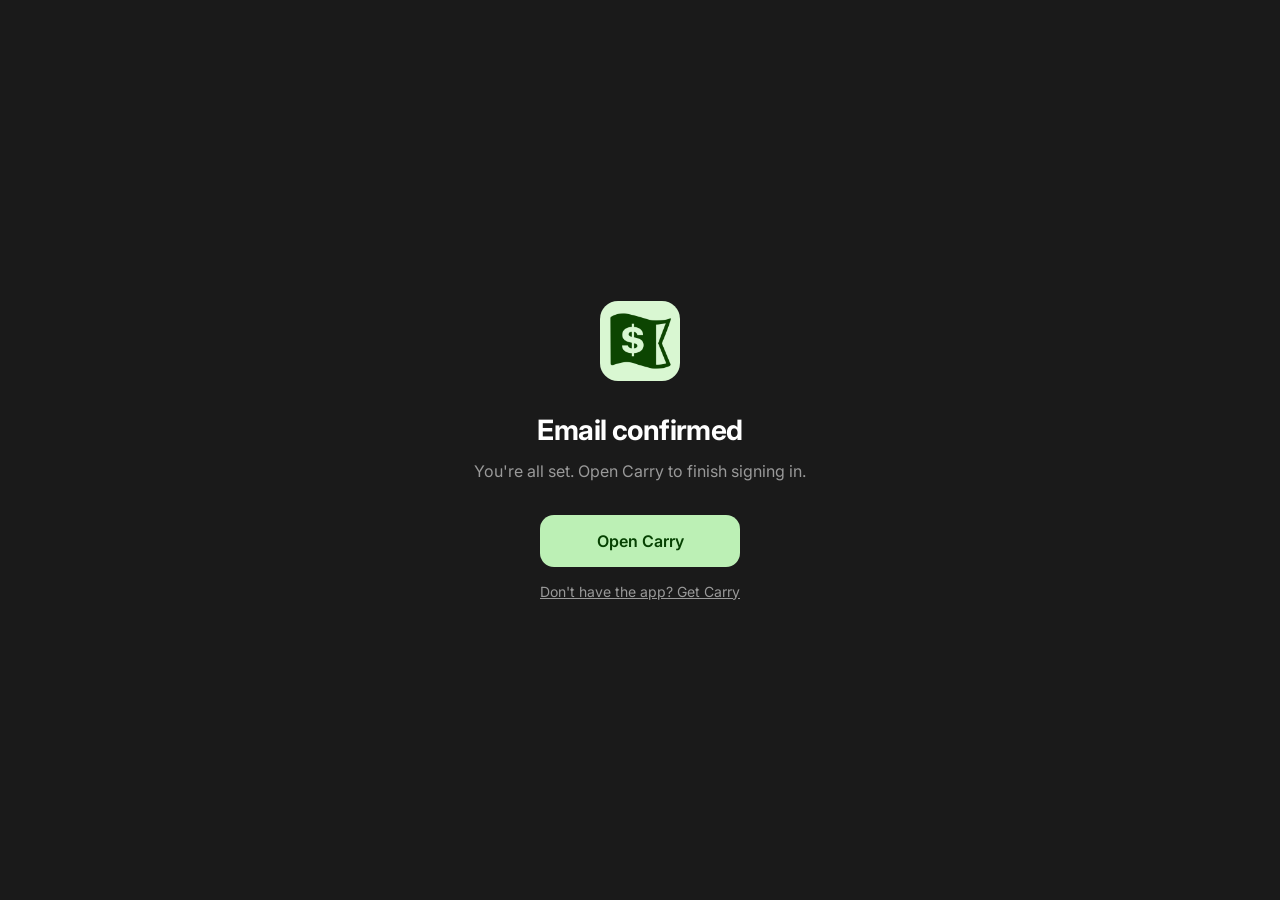
<file: site/auth/confirm.html>
<!DOCTYPE html>
<html lang="en">
<head>
    <meta charset="UTF-8">
    <meta name="viewport" content="width=device-width, initial-scale=1.0, maximum-scale=1.0, user-scalable=no">
    <title>Email Confirmed — Carry</title>
    <meta name="description" content="Your Carry email is confirmed. Open the app to finish signing in.">
    <meta name="theme-color" content="#1A1A1A">
    <meta name="robots" content="noindex">
    <link rel="preconnect" href="https://fonts.googleapis.com">
    <link rel="preconnect" href="https://fonts.gstatic.com" crossorigin>
    <link href="https://fonts.googleapis.com/css2?family=Inter:wght@400;500;600;700;800&display=swap" rel="stylesheet">
    <link rel="icon" type="image/png" href="../appicon.png">
    <link rel="apple-touch-icon" href="../appicon.png">

    <!-- Apple Smart App Banner. If Carry is installed, Safari shows the
         native "Open" banner at the top — but in practice iOS intercepts
         this URL via Universal Links before this page renders. -->
    <meta name="apple-itunes-app" content="app-id=6760993864">

    <style>
        :root {
            --black: #1A1A1A;
            --white: #FFFFFF;
            --green-dark: #064102;
            --green-light: #BCF0B5;
            --gray-400: #999999;
            --font: 'Inter', -apple-system, BlinkMacSystemFont, 'SF Pro Text', sans-serif;
        }
        * { margin: 0; padding: 0; box-sizing: border-box; }
        html { -webkit-font-smoothing: antialiased; }
        body {
            font-family: var(--font);
            background: var(--black);
            color: var(--white);
            min-height: 100dvh;
            display: flex;
            flex-direction: column;
            align-items: center;
            justify-content: center;
            text-align: center;
            padding: 40px 24px;
        }
        .card { max-width: 360px; width: 100%; }
        .app-icon {
            display: block;
            width: 80px;
            height: 80px;
            border-radius: 18px;
            margin: 0 auto 32px;
        }
        h1 {
            font-size: 28px;
            font-weight: 700;
            letter-spacing: -0.02em;
            margin-bottom: 12px;
        }
        p {
            font-size: 16px;
            line-height: 1.5;
            color: var(--gray-400);
            margin-bottom: 32px;
        }
        .btn {
            display: inline-block;
            background: var(--green-light);
            color: var(--green-dark);
            font-size: 16px;
            font-weight: 600;
            text-decoration: none;
            padding: 16px 32px;
            border-radius: 14px;
            min-width: 200px;
        }
        .btn-secondary {
            display: block;
            color: var(--gray-400);
            font-size: 14px;
            margin-top: 16px;
            text-decoration: underline;
        }
    </style>
</head>
<body>
    <div class="card">
        <img src="../appicon.png" alt="Carry" class="app-icon">
        <h1>Email confirmed</h1>
        <p>You're all set. Open Carry to finish signing in.</p>
        <a id="open-app" href="https://carryapp.site/auth/confirm" class="btn">Open Carry</a>
        <a href="https://apps.apple.com/app/id6760993864" class="btn-secondary">Don't have the app? Get Carry</a>
    </div>

    <script>
        // iOS Universal Links typically intercept this URL before the page
        // renders. If we get here, either the user's iOS hasn't indexed the
        // AASA yet, they're on a non-iOS device, or the app isn't installed.
        //
        // Critical: preserve the URL fragment (#access_token=…&type=signup&
        // refresh_token=…) on the "Open Carry" link. Supabase puts the session
        // tokens there, and `client.auth.session(from: url)` on the iOS side
        // can't reconstruct the session without them. Without this script, the
        // user taps "Open Carry", the app receives a fragment-less URL, and
        // handleAuthCallback throws.
        (function () {
            var link = document.getElementById('open-app');
            if (link && window.location.hash) {
                link.href = 'https://carryapp.site/auth/confirm' + window.location.hash;
            }
        })();
    </script>
</body>
</html>
</file>
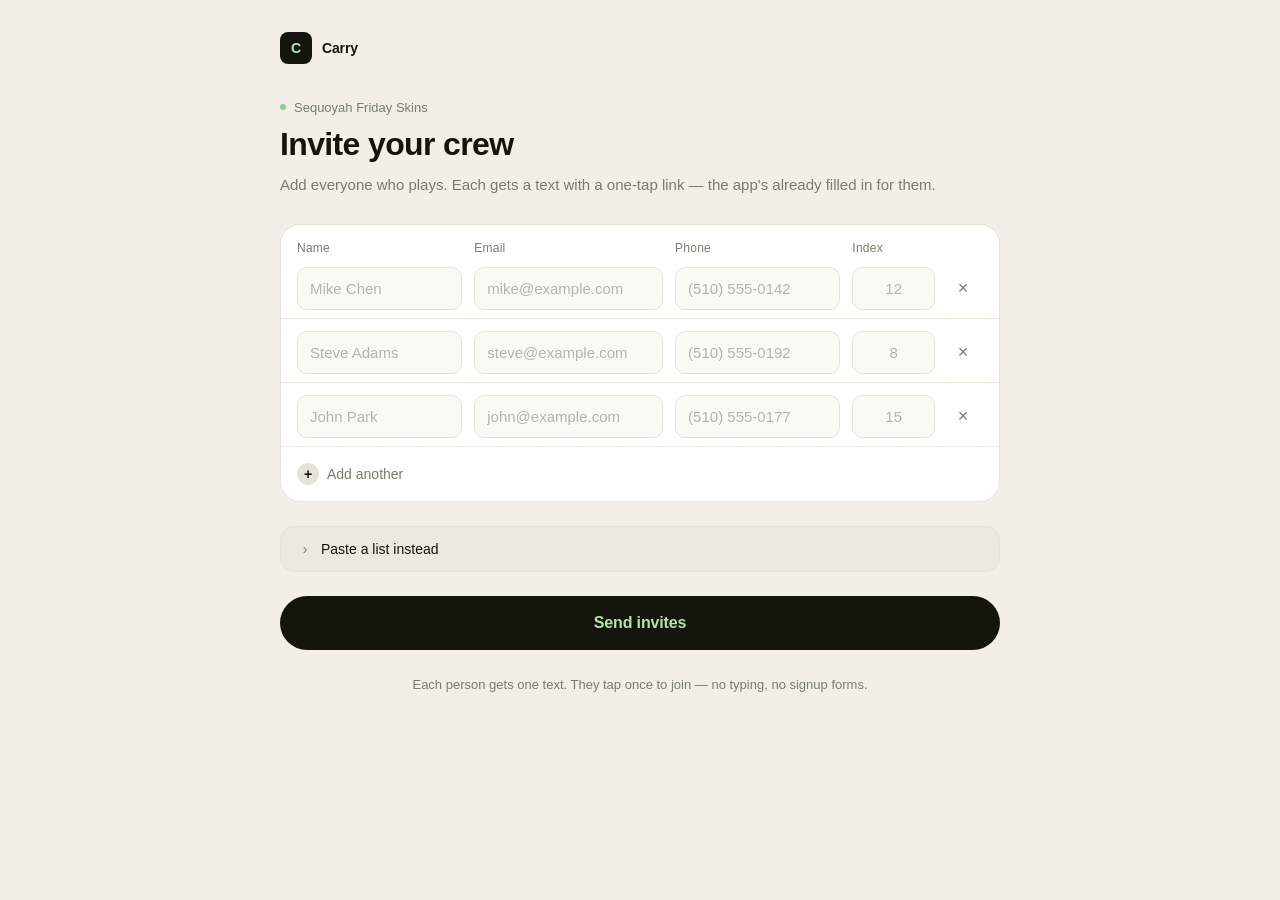
<file: site/preview/bulk-invite.html>
<!DOCTYPE html>
<html lang="en">
<head>
<meta charset="UTF-8">
<meta name="viewport" content="width=device-width, initial-scale=1.0">
<title>Carry — Invite your crew</title>
<style>
  :root {
    --bg: #f1efe7;
    --card: #ffffff;
    --frame-dark: #1f2418;
    --mint: #b6e5a8;
    --mint-deep: #94c987;
    --avatar: #a7e1a4;
    --ink: #14160e;
    --muted: #767e6e;
    --soft: #d4d8cf;
    --line: #e6e3d8;
    --danger: #c04444;
  }
  * { box-sizing: border-box; -webkit-font-smoothing: antialiased; }
  html, body { margin: 0; padding: 0; }
  body {
    font-family: ui-sans-serif, -apple-system, BlinkMacSystemFont, "Inter", "Segoe UI", sans-serif;
    background: var(--bg);
    color: var(--ink);
    padding: 32px 16px 80px;
    min-height: 100vh;
  }

  .shell {
    max-width: 720px;
    margin: 0 auto;
  }

  /* Header */
  header.brand {
    display: flex;
    align-items: center;
    gap: 10px;
    margin-bottom: 32px;
  }
  header.brand .logo {
    width: 32px; height: 32px;
    background: var(--ink);
    border-radius: 8px;
    color: var(--mint);
    display: inline-flex;
    align-items: center;
    justify-content: center;
    font-weight: 700;
    font-size: 14px;
    letter-spacing: -0.02em;
  }
  header.brand .name {
    font-weight: 600;
    font-size: 14px;
    letter-spacing: -0.01em;
  }

  /* Hero */
  .hero { margin-bottom: 28px; }
  .hero .group-tag {
    display: inline-flex;
    align-items: center;
    gap: 8px;
    font-size: 13px;
    color: var(--muted);
    margin-bottom: 12px;
  }
  .hero .group-tag .dot {
    width: 6px; height: 6px; border-radius: 999px; background: var(--mint-deep);
  }
  .hero h1 {
    font-size: 32px;
    font-weight: 600;
    letter-spacing: -0.02em;
    line-height: 1.1;
    margin: 0 0 12px;
  }
  .hero p {
    font-size: 15px;
    color: var(--muted);
    margin: 0;
    line-height: 1.5;
  }

  /* Card */
  .card {
    background: var(--card);
    border-radius: 20px;
    border: 1px solid var(--line);
    overflow: hidden;
  }

  /* Headers above rows */
  .row-head {
    display: grid;
    grid-template-columns: 1.4fr 1.6fr 1.4fr 0.7fr 36px;
    gap: 12px;
    padding: 16px 16px 8px;
    font-size: 12px;
    color: var(--muted);
    letter-spacing: 0.02em;
  }

  /* Row */
  .row {
    display: grid;
    grid-template-columns: 1.4fr 1.6fr 1.4fr 0.7fr 36px;
    gap: 12px;
    padding: 8px 16px;
    align-items: center;
  }
  .row + .row { border-top: 1px solid var(--line); padding-top: 12px; }
  .row.first { padding-top: 4px; }
  .row input {
    width: 100%;
    padding: 12px 12px;
    border: 1px solid var(--line);
    border-radius: 10px;
    font: inherit;
    font-size: 15px;
    color: var(--ink);
    background: #fafaf5;
    transition: border-color 0.15s;
  }
  .row input:focus {
    outline: none;
    border-color: var(--mint-deep);
    background: #fff;
  }
  .row input::placeholder { color: #b0b6a9; }
  .row .index-input { text-align: center; }
  .row .remove {
    width: 32px; height: 32px;
    border: none;
    background: transparent;
    color: var(--muted);
    cursor: pointer;
    border-radius: 999px;
    font-size: 18px;
  }
  .row .remove:hover { background: var(--line); color: var(--danger); }

  /* Add another */
  .add-row {
    width: 100%;
    background: transparent;
    border: none;
    color: var(--muted);
    padding: 16px;
    font: inherit;
    font-size: 14px;
    font-weight: 500;
    text-align: left;
    border-top: 1px dashed var(--line);
    cursor: pointer;
    display: flex;
    align-items: center;
    gap: 8px;
  }
  .add-row:hover { background: #fafaf5; color: var(--ink); }
  .add-row .plus {
    width: 22px; height: 22px;
    border-radius: 999px;
    background: var(--line);
    display: inline-flex;
    align-items: center;
    justify-content: center;
    font-weight: 600;
    color: var(--ink);
  }

  /* Footer / submit */
  .actions {
    margin-top: 24px;
    display: flex;
    flex-direction: column;
    gap: 12px;
  }
  .submit {
    width: 100%;
    padding: 18px;
    border-radius: 999px;
    border: none;
    background: var(--ink);
    color: var(--mint);
    font: inherit;
    font-weight: 600;
    font-size: 16px;
    cursor: pointer;
    letter-spacing: -0.01em;
  }
  .submit:hover { background: #000; }
  .footnote {
    text-align: center;
    color: var(--muted);
    font-size: 13px;
    line-height: 1.5;
  }

  /* Bulk paste accordion */
  .paste-block {
    margin-top: 24px;
    border-radius: 14px;
    background: rgba(0,0,0,0.025);
    border: 1px solid var(--line);
  }
  .paste-block summary {
    cursor: pointer;
    padding: 14px 16px;
    font-size: 14px;
    color: var(--ink);
    list-style: none;
    display: flex;
    align-items: center;
    gap: 8px;
  }
  .paste-block summary::-webkit-details-marker { display: none; }
  .paste-block summary .chev {
    width: 16px; height: 16px;
    display: inline-flex; align-items: center; justify-content: center;
    color: var(--muted);
    transition: transform 0.15s;
  }
  .paste-block[open] summary .chev { transform: rotate(90deg); }
  .paste-block .body {
    padding: 0 16px 16px;
    border-top: 1px solid var(--line);
  }
  .paste-block textarea {
    width: 100%;
    min-height: 110px;
    margin-top: 12px;
    padding: 12px;
    border: 1px solid var(--line);
    border-radius: 10px;
    font: inherit;
    font-size: 14px;
    background: #fafaf5;
    resize: vertical;
  }
  .paste-block textarea:focus { outline: none; border-color: var(--mint-deep); background: #fff; }
  .paste-block .body p { font-size: 13px; color: var(--muted); margin: 12px 0 0; }
  .paste-block .body .parse-cta {
    margin-top: 12px;
    padding: 10px 16px;
    border-radius: 999px;
    border: 1px solid var(--ink);
    background: transparent;
    font: inherit;
    font-size: 14px;
    cursor: pointer;
    color: var(--ink);
  }

  @media (max-width: 600px) {
    .row-head { grid-template-columns: 1fr; padding: 16px 16px 0; gap: 4px; }
    .row-head span:nth-child(n+2) { display: none; }
    .row { grid-template-columns: 1fr; gap: 8px; padding: 14px 16px; }
    .row .remove { justify-self: end; margin-top: -4px; }
    .row + .row { padding-top: 14px; }
  }
</style>
</head>
<body>
<div class="shell">

  <header class="brand">
    <span class="logo">C</span>
    <span class="name">Carry</span>
  </header>

  <div class="hero">
    <div class="group-tag"><span class="dot"></span>Sequoyah Friday Skins</div>
    <h1>Invite your crew</h1>
    <p>Add everyone who plays. Each gets a text with a one-tap link — the app's already filled in for them.</p>
  </div>

  <div class="card">
    <div class="row-head">
      <span>Name</span>
      <span>Email</span>
      <span>Phone</span>
      <span>Index</span>
      <span></span>
    </div>

    <form id="crew-form" onsubmit="return false;">
      <div id="rows">
        <div class="row first">
          <input type="text" placeholder="Mike Chen" autocomplete="off">
          <input type="email" placeholder="mike@example.com" autocomplete="off">
          <input type="tel" placeholder="(510) 555-0142" autocomplete="off">
          <input type="text" class="index-input" placeholder="12" autocomplete="off">
          <button type="button" class="remove" aria-label="Remove">×</button>
        </div>
        <div class="row">
          <input type="text" placeholder="Steve Adams" autocomplete="off">
          <input type="email" placeholder="steve@example.com" autocomplete="off">
          <input type="tel" placeholder="(510) 555-0192" autocomplete="off">
          <input type="text" class="index-input" placeholder="8" autocomplete="off">
          <button type="button" class="remove" aria-label="Remove">×</button>
        </div>
        <div class="row">
          <input type="text" placeholder="John Park" autocomplete="off">
          <input type="email" placeholder="john@example.com" autocomplete="off">
          <input type="tel" placeholder="(510) 555-0177" autocomplete="off">
          <input type="text" class="index-input" placeholder="15" autocomplete="off">
          <button type="button" class="remove" aria-label="Remove">×</button>
        </div>
      </div>

      <button type="button" class="add-row" id="add-row">
        <span class="plus">+</span>
        Add another
      </button>
    </form>
  </div>

  <details class="paste-block">
    <summary>
      <span class="chev">›</span>
      Paste a list instead
    </summary>
    <div class="body">
      <textarea placeholder="Mike Chen, mike@example.com, 5105550142, 12&#10;Steve Adams, steve@example.com, 5105550192, 8&#10;..."></textarea>
      <p>One per line. Order: name, email, phone, index. We'll fill the form above.</p>
      <button type="button" class="parse-cta">Parse list</button>
    </div>
  </details>

  <div class="actions">
    <button type="submit" class="submit" form="crew-form">Send invites</button>
    <p class="footnote">Each person gets one text. They tap once to join — no typing, no signup forms.</p>
  </div>

</div>

<script>
  document.getElementById('add-row').addEventListener('click', () => {
    const rows = document.getElementById('rows');
    const r = document.createElement('div');
    r.className = 'row';
    r.innerHTML = `
      <input type="text" placeholder="Name" autocomplete="off">
      <input type="email" placeholder="Email" autocomplete="off">
      <input type="tel" placeholder="Phone" autocomplete="off">
      <input type="text" class="index-input" placeholder="—" autocomplete="off">
      <button type="button" class="remove" aria-label="Remove">×</button>
    `;
    r.querySelector('.remove').addEventListener('click', () => r.remove());
    rows.appendChild(r);
    r.querySelector('input').focus();
  });

  document.querySelectorAll('.remove').forEach(btn =>
    btn.addEventListener('click', () => btn.closest('.row').remove())
  );
</script>
</body>
</html>
</file>
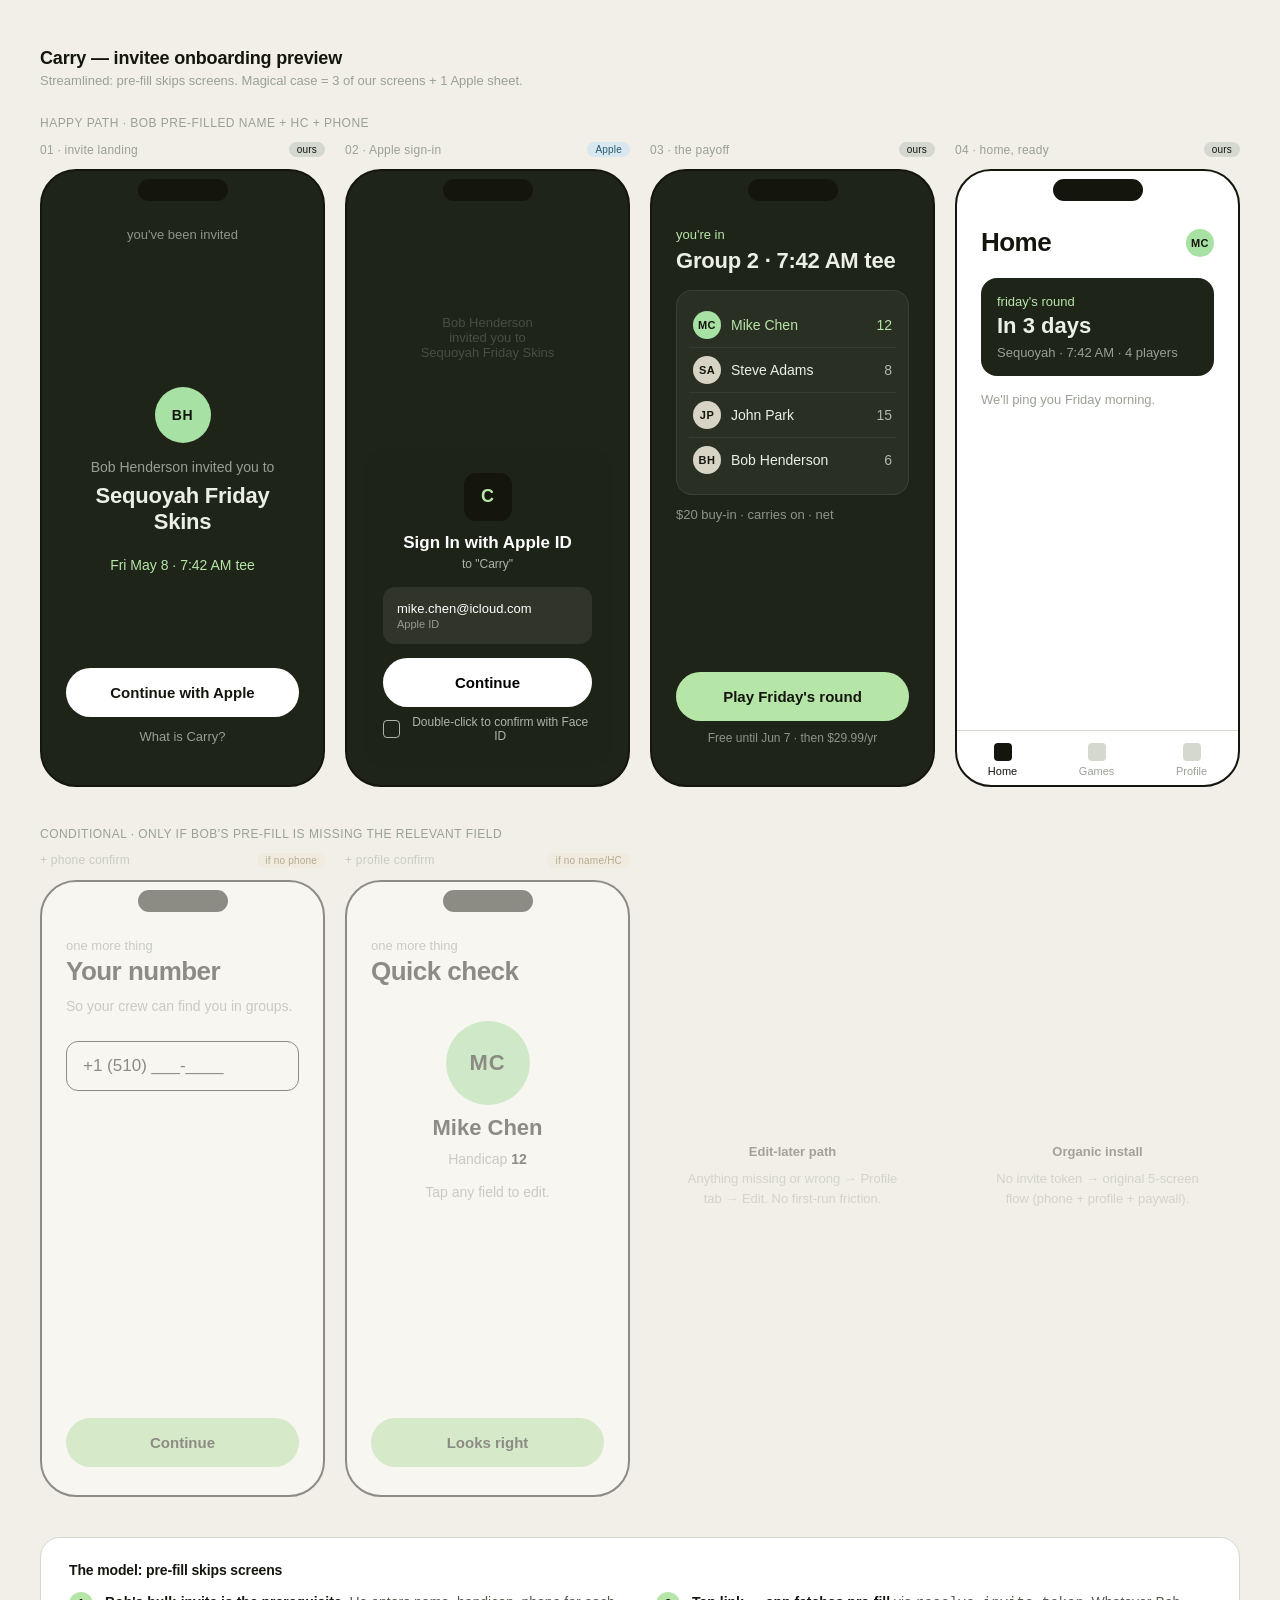
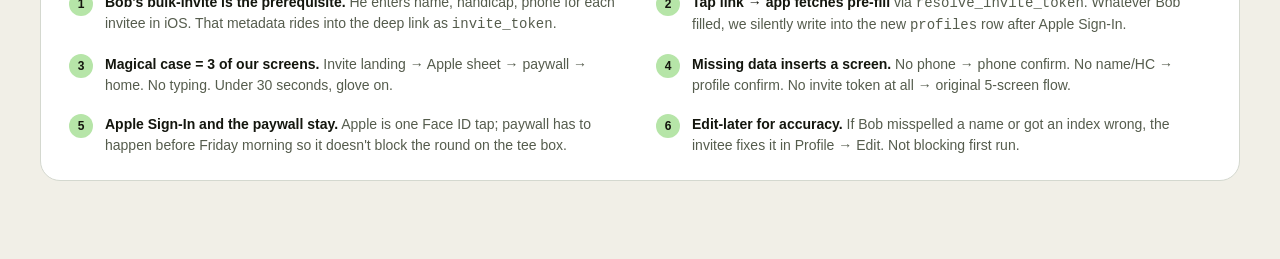
<file: site/preview/onboarding.html>
<!DOCTYPE html>
<html lang="en">
<head>
<meta charset="UTF-8">
<meta name="viewport" content="width=device-width, initial-scale=1.0">
<title>Carry — Invitee onboarding preview</title>
<style>
  :root {
    --bg: #f1efe7;
    --frame-dark: #1f2418;
    --frame-light: #ffffff;
    --mint: #b6e5a8;
    --mint-deep: #94c987;
    --avatar: #a7e1a4;
    --ink: #14160e;
    --muted: #9aa195;
    --soft: #d4d8cf;
    --grid: #e6e3d8;
  }
  * { box-sizing: border-box; -webkit-font-smoothing: antialiased; }
  html, body { margin: 0; padding: 0; }
  body {
    font-family: ui-sans-serif, -apple-system, BlinkMacSystemFont, "Inter", "Segoe UI", sans-serif;
    background: var(--bg);
    color: var(--ink);
    padding: 48px 24px 80px;
    min-height: 100vh;
  }
  h1 {
    font-size: 18px;
    font-weight: 600;
    letter-spacing: -0.01em;
    margin: 0 0 4px;
  }
  .sub { color: var(--muted); font-size: 13px; margin: 0 0 28px; }

  .section-label {
    max-width: 1200px;
    margin: 0 auto 12px;
    font-size: 12px;
    color: var(--muted);
    letter-spacing: 0.04em;
    text-transform: uppercase;
  }

  .grid {
    display: grid;
    grid-template-columns: repeat(4, 1fr);
    gap: 32px 20px;
    max-width: 1200px;
    margin: 0 auto 40px;
  }
  @media (max-width: 1100px) { .grid { grid-template-columns: repeat(3, 1fr); } }
  @media (max-width: 820px) { .grid { grid-template-columns: repeat(2, 1fr); } }
  @media (max-width: 540px) { .grid { grid-template-columns: 1fr; } }

  .frame-wrap { display: flex; flex-direction: column; gap: 12px; align-items: stretch; }
  .frame-wrap.dimmed { opacity: 0.45; }
  .frame-label {
    font-size: 12px;
    color: var(--muted);
    letter-spacing: 0.02em;
    display: flex;
    justify-content: space-between;
    align-items: center;
  }
  .badge {
    font-size: 10px;
    padding: 2px 8px;
    border-radius: 999px;
    background: var(--soft);
    color: var(--ink);
    font-weight: 500;
    letter-spacing: 0.02em;
  }
  .badge.skip { background: #f0e8d4; color: #6b5b2a; }
  .badge.native { background: #d8e7f0; color: #2a5b6b; }

  /* Phone frame */
  .phone {
    aspect-ratio: 9 / 19.5;
    border-radius: 36px;
    border: 2px solid var(--ink);
    overflow: hidden;
    position: relative;
    background: var(--frame-light);
    display: flex;
    flex-direction: column;
  }
  .phone.dark { background: var(--frame-dark); color: #ecefe5; }
  .phone .notch {
    position: absolute;
    top: 8px; left: 50%; transform: translateX(-50%);
    width: 90px; height: 22px;
    background: var(--ink);
    border-radius: 12px;
    z-index: 2;
  }
  .phone-inner {
    flex: 1;
    padding: 56px 24px 28px;
    display: flex;
    flex-direction: column;
  }

  /* Common bits */
  .step { font-size: 13px; color: var(--muted); margin: 0 0 4px; }
  .h2 { font-size: 26px; font-weight: 600; letter-spacing: -0.02em; margin: 0 0 12px; line-height: 1.1; }
  .body-copy { font-size: 14px; color: var(--muted); margin: 0; line-height: 1.4; }

  .cta {
    width: 100%;
    padding: 16px;
    border-radius: 999px;
    background: var(--mint);
    color: var(--ink);
    border: none;
    font: inherit;
    font-weight: 600;
    font-size: 15px;
    text-align: center;
    cursor: pointer;
  }
  .cta.white { background: #fff; }
  .cta-stack { margin-top: auto; }
  .ghost { text-align: center; color: rgba(255,255,255,0.55); font-size: 13px; margin-top: 12px; }
  .ghost.dark { color: var(--muted); }

  /* Avatar bubble */
  .avatar {
    width: 56px; height: 56px;
    border-radius: 999px;
    background: var(--avatar);
    color: var(--ink);
    font-size: 14px;
    font-weight: 600;
    display: inline-flex;
    align-items: center;
    justify-content: center;
    letter-spacing: 0.04em;
  }
  .avatar.lg { width: 84px; height: 84px; font-size: 22px; }
  .avatar.sm { width: 28px; height: 28px; font-size: 11px; }

  /* Screen 01 */
  .s01 .lead { font-size: 13px; color: rgba(236,239,229,0.55); margin: 0 0 64px; text-align: center; }
  .s01 .invited-by { margin: 0 0 8px; color: rgba(236,239,229,0.6); font-size: 14px; text-align: center; }
  .s01 .group-name { font-size: 22px; font-weight: 600; letter-spacing: -0.01em; margin: 0 0 8px; text-align: center; }
  .s01 .when { color: var(--mint); font-size: 14px; font-weight: 500; text-align: center; }
  .s01 .hero { display: flex; flex-direction: column; align-items: center; flex: 1; justify-content: center; }

  /* Apple sheet mock */
  .apple-sheet {
    background: rgba(31,36,24,0.92);
    backdrop-filter: blur(6px);
    color: #fff;
    border-radius: 20px;
    padding: 24px 18px;
    margin: auto 0;
    text-align: center;
  }
  .apple-sheet .app-icon {
    width: 48px; height: 48px;
    border-radius: 12px;
    background: var(--ink);
    color: var(--mint);
    display: inline-flex; align-items: center; justify-content: center;
    font-weight: 700; font-size: 18px;
    margin-bottom: 12px;
  }
  .apple-sheet .title { font-size: 17px; font-weight: 600; margin: 0 0 4px; }
  .apple-sheet .desc { font-size: 12px; color: rgba(255,255,255,0.65); margin: 0 0 16px; }
  .apple-sheet .id-row {
    background: rgba(255,255,255,0.08);
    border-radius: 12px;
    padding: 14px;
    text-align: left;
    font-size: 13px;
    margin-bottom: 14px;
  }
  .apple-sheet .face-id {
    margin-top: 8px;
    color: rgba(255,255,255,0.65);
    font-size: 12px;
    display: flex; gap: 8px; align-items: center; justify-content: center;
  }
  .apple-sheet .face-id .glyph {
    width: 18px; height: 18px;
    border: 1.5px solid rgba(255,255,255,0.65);
    border-radius: 4px;
  }

  /* Screen — phone confirm (deferred) */
  .field {
    width: 100%;
    padding: 14px 16px;
    border: 1.5px solid var(--ink);
    border-radius: 12px;
    background: transparent;
    font: inherit;
    font-size: 17px;
    color: var(--ink);
    margin: 24px 0 8px;
  }
  .field-hint { color: var(--muted); font-size: 13px; }

  /* Screen — profile confirm (deferred) */
  .s03 .center { display: flex; flex-direction: column; align-items: center; gap: 10px; padding: 24px 0 16px; }
  .s03 .name { font-size: 22px; font-weight: 600; }
  .s03 .meta { color: var(--muted); font-size: 14px; }

  /* Screen 04 paywall */
  .s04 .you-are-in { color: var(--mint); font-size: 13px; margin: 0 0 6px; }
  .s04 .group-tag { font-size: 22px; font-weight: 600; margin: 0 0 16px; letter-spacing: -0.01em; }
  .roster {
    background: rgba(255,255,255,0.05);
    border: 1px solid rgba(255,255,255,0.08);
    border-radius: 16px;
    padding: 12px;
  }
  .roster .row {
    display: flex; align-items: center; gap: 10px;
    padding: 8px 4px;
  }
  .roster .row .name { flex: 1; font-size: 14px; }
  .roster .row .hc { font-size: 14px; color: rgba(236,239,229,0.7); }
  .roster .row.me { color: var(--mint); }
  .roster .row.me .hc { color: var(--mint); }
  .roster .row + .row { border-top: 1px solid rgba(255,255,255,0.06); }
  .s04 .meta-line { color: rgba(236,239,229,0.55); font-size: 13px; margin: 12px 0 0; }
  .s04 .price-line { color: rgba(236,239,229,0.55); font-size: 12px; text-align: center; margin-top: 10px; }

  /* Screen 05 home */
  .home-tab .top { display: flex; justify-content: space-between; align-items: center; padding-bottom: 16px; }
  .home-tab h3 { font-size: 26px; font-weight: 600; margin: 0; letter-spacing: -0.02em; }
  .home-tab .card {
    background: var(--frame-dark);
    color: #ecefe5;
    border-radius: 16px;
    padding: 16px;
    margin-top: 4px;
  }
  .home-tab .card .label { font-size: 13px; color: var(--mint); margin: 0 0 4px; }
  .home-tab .card .big { font-size: 22px; font-weight: 600; margin: 0 0 6px; }
  .home-tab .card .meta { color: rgba(236,239,229,0.6); font-size: 13px; margin: 0; }
  .home-tab .ping { color: var(--muted); font-size: 13px; margin: 16px 0 0; }
  .tab-bar {
    display: flex;
    justify-content: space-around;
    align-items: center;
    padding: 12px 0 8px;
    border-top: 1px solid var(--soft);
    margin: auto -24px -28px;
  }
  .tab-bar .item {
    display: flex; flex-direction: column; align-items: center; gap: 4px;
    font-size: 11px; color: var(--muted);
  }
  .tab-bar .item .glyph {
    width: 18px; height: 18px; border-radius: 4px; background: var(--soft);
  }
  .tab-bar .item.active { color: var(--ink); }
  .tab-bar .item.active .glyph { background: var(--ink); }

  /* Notes block */
  .summary {
    max-width: 1200px;
    margin: 0 auto;
    background: #fff;
    border: 1px solid var(--soft);
    border-radius: 20px;
    padding: 24px 28px;
    color: var(--ink);
  }
  .summary h2 { font-size: 14px; font-weight: 600; margin: 0 0 14px; letter-spacing: -0.01em; }
  .summary .grid-rules {
    display: grid;
    grid-template-columns: repeat(2, 1fr);
    gap: 18px 32px;
  }
  @media (max-width: 720px) { .summary .grid-rules { grid-template-columns: 1fr; } }
  .summary .rule { display: flex; gap: 12px; align-items: flex-start; }
  .summary .rule .num {
    flex-shrink: 0;
    width: 24px; height: 24px;
    border-radius: 999px;
    background: var(--mint); color: var(--ink);
    font-weight: 600; font-size: 12px;
    display: inline-flex; align-items: center; justify-content: center;
  }
  .summary .rule p { margin: 0; font-size: 14px; color: #555c4d; line-height: 1.5; }
  .summary .rule p strong { color: var(--ink); font-weight: 600; }
</style>
</head>
<body>

<div style="max-width: 1200px; margin: 0 auto 24px;">
  <h1>Carry — invitee onboarding preview</h1>
  <p class="sub">Streamlined: pre-fill skips screens. Magical case = 3 of our screens + 1 Apple sheet.</p>
</div>

<!-- HAPPY PATH -->
<div class="section-label">Happy path · Bob pre-filled name + HC + phone</div>
<div class="grid">

  <!-- 01 invite landing -->
  <div class="frame-wrap">
    <div class="frame-label">
      <span>01 · invite landing</span>
      <span class="badge">ours</span>
    </div>
    <div class="phone dark s01">
      <div class="notch"></div>
      <div class="phone-inner">
        <p class="lead">you've been invited</p>
        <div class="hero">
          <div class="avatar" style="margin-bottom: 16px;">BH</div>
          <p class="invited-by">Bob Henderson invited you to</p>
          <p class="group-name">Sequoyah Friday Skins</p>
          <p class="when">Fri May 8 · 7:42 AM tee</p>
        </div>
        <div class="cta-stack">
          <button class="cta white">Continue with Apple</button>
          <p class="ghost">What is Carry?</p>
        </div>
      </div>
    </div>
  </div>

  <!-- Apple sheet -->
  <div class="frame-wrap">
    <div class="frame-label">
      <span>02 · Apple sign-in</span>
      <span class="badge native">Apple</span>
    </div>
    <div class="phone dark">
      <div class="notch"></div>
      <div class="phone-inner" style="padding: 56px 18px 18px;">
        <div style="flex: 1; display: flex; align-items: center; justify-content: center; opacity: 0.4;">
          <div style="text-align: center; color: rgba(236,239,229,0.5); font-size: 13px;">Bob Henderson<br>invited you to<br>Sequoyah Friday Skins</div>
        </div>
        <div class="apple-sheet">
          <div class="app-icon">C</div>
          <p class="title">Sign In with Apple ID</p>
          <p class="desc">to "Carry"</p>
          <div class="id-row">
            mike.chen@icloud.com
            <div style="color: rgba(255,255,255,0.5); font-size: 11px; margin-top: 2px;">Apple ID</div>
          </div>
          <button class="cta" style="background: #fff; color: #000;">Continue</button>
          <div class="face-id">
            <span class="glyph"></span>
            Double-click to confirm with Face ID
          </div>
        </div>
      </div>
    </div>
  </div>

  <!-- 03 paywall -->
  <div class="frame-wrap">
    <div class="frame-label">
      <span>03 · the payoff</span>
      <span class="badge">ours</span>
    </div>
    <div class="phone dark s04">
      <div class="notch"></div>
      <div class="phone-inner">
        <p class="you-are-in">you're in</p>
        <p class="group-tag">Group 2 · 7:42 AM tee</p>
        <div class="roster">
          <div class="row me">
            <div class="avatar sm">MC</div>
            <div class="name">Mike Chen</div>
            <div class="hc">12</div>
          </div>
          <div class="row">
            <div class="avatar sm" style="background: #d8d4c5; color: var(--ink);">SA</div>
            <div class="name">Steve Adams</div>
            <div class="hc">8</div>
          </div>
          <div class="row">
            <div class="avatar sm" style="background: #d8d4c5; color: var(--ink);">JP</div>
            <div class="name">John Park</div>
            <div class="hc">15</div>
          </div>
          <div class="row">
            <div class="avatar sm" style="background: #d8d4c5; color: var(--ink);">BH</div>
            <div class="name">Bob Henderson</div>
            <div class="hc">6</div>
          </div>
        </div>
        <p class="meta-line">$20 buy-in · carries on · net</p>
        <div class="cta-stack">
          <button class="cta">Play Friday's round</button>
          <p class="price-line">Free until Jun 7 · then $29.99/yr</p>
        </div>
      </div>
    </div>
  </div>

  <!-- 04 home -->
  <div class="frame-wrap">
    <div class="frame-label">
      <span>04 · home, ready</span>
      <span class="badge">ours</span>
    </div>
    <div class="phone">
      <div class="notch"></div>
      <div class="phone-inner home-tab">
        <div class="top">
          <h3>Home</h3>
          <div class="avatar sm" style="background: var(--avatar);">MC</div>
        </div>
        <div class="card">
          <p class="label">friday's round</p>
          <p class="big">In 3 days</p>
          <p class="meta">Sequoyah · 7:42 AM · 4 players</p>
        </div>
        <p class="ping">We'll ping you Friday morning.</p>
        <div class="cta-stack">
          <div class="tab-bar">
            <div class="item active"><div class="glyph"></div>Home</div>
            <div class="item"><div class="glyph"></div>Games</div>
            <div class="item"><div class="glyph"></div>Profile</div>
          </div>
        </div>
      </div>
    </div>
  </div>

</div>

<!-- DEFERRED SCREENS -->
<div class="section-label">Conditional · only if Bob's pre-fill is missing the relevant field</div>
<div class="grid">

  <!-- phone confirm (deferred) -->
  <div class="frame-wrap dimmed">
    <div class="frame-label">
      <span>+ phone confirm</span>
      <span class="badge skip">if no phone</span>
    </div>
    <div class="phone">
      <div class="notch"></div>
      <div class="phone-inner">
        <p class="step">one more thing</p>
        <h2 class="h2">Your number</h2>
        <p class="body-copy">So your crew can find you in groups.</p>
        <div class="field">+1 (510) ___-____</div>
        <div class="cta-stack">
          <button class="cta">Continue</button>
        </div>
      </div>
    </div>
  </div>

  <!-- profile confirm (deferred) -->
  <div class="frame-wrap dimmed">
    <div class="frame-label">
      <span>+ profile confirm</span>
      <span class="badge skip">if no name/HC</span>
    </div>
    <div class="phone">
      <div class="notch"></div>
      <div class="phone-inner s03">
        <p class="step">one more thing</p>
        <h2 class="h2">Quick check</h2>
        <div class="center">
          <div class="avatar lg">MC</div>
          <div class="name">Mike Chen</div>
          <div class="meta">Handicap <strong style="color: var(--ink); font-weight: 600;">12</strong></div>
        </div>
        <p class="body-copy" style="text-align: center;">Tap any field to edit.</p>
        <div class="cta-stack">
          <button class="cta">Looks right</button>
        </div>
      </div>
    </div>
  </div>

  <div class="frame-wrap" style="display: flex; align-items: center; justify-content: center; opacity: 0.35;">
    <div style="text-align: center; max-width: 220px; font-size: 13px; color: var(--ink); line-height: 1.5;">
      <p style="margin: 0 0 8px; font-weight: 600;">Edit-later path</p>
      <p style="margin: 0; color: var(--muted);">Anything missing or wrong → Profile tab → Edit. No first-run friction.</p>
    </div>
  </div>

  <div class="frame-wrap" style="display: flex; align-items: center; justify-content: center; opacity: 0.35;">
    <div style="text-align: center; max-width: 220px; font-size: 13px; color: var(--ink); line-height: 1.5;">
      <p style="margin: 0 0 8px; font-weight: 600;">Organic install</p>
      <p style="margin: 0; color: var(--muted);">No invite token → original 5-screen flow (phone + profile + paywall).</p>
    </div>
  </div>

</div>

<!-- summary card -->
<div class="summary">
  <h2>The model: pre-fill skips screens</h2>
  <div class="grid-rules">
    <div class="rule">
      <span class="num">1</span>
      <p><strong>Bob's bulk-invite is the prerequisite.</strong> He enters name, handicap, phone for each invitee in iOS. That metadata rides into the deep link as <code>invite_token</code>.</p>
    </div>
    <div class="rule">
      <span class="num">2</span>
      <p><strong>Tap link → app fetches pre-fill</strong> via <code>resolve_invite_token</code>. Whatever Bob filled, we silently write into the new <code>profiles</code> row after Apple Sign-In.</p>
    </div>
    <div class="rule">
      <span class="num">3</span>
      <p><strong>Magical case = 3 of our screens.</strong> Invite landing → Apple sheet → paywall → home. No typing. Under 30 seconds, glove on.</p>
    </div>
    <div class="rule">
      <span class="num">4</span>
      <p><strong>Missing data inserts a screen.</strong> No phone → phone confirm. No name/HC → profile confirm. No invite token at all → original 5-screen flow.</p>
    </div>
    <div class="rule">
      <span class="num">5</span>
      <p><strong>Apple Sign-In and the paywall stay.</strong> Apple is one Face ID tap; paywall has to happen before Friday morning so it doesn't block the round on the tee box.</p>
    </div>
    <div class="rule">
      <span class="num">6</span>
      <p><strong>Edit-later for accuracy.</strong> If Bob misspelled a name or got an index wrong, the invitee fixes it in Profile → Edit. Not blocking first run.</p>
    </div>
  </div>
</div>

</body>
</html>
</file>
<file: site/style.css>
/* ============================================
   Carry Landing Page
   ============================================ */

:root {
    --black: #1A1A1A;
    --white: #FFFFFF;
    --green: #4CF7B8;
    --green-dark: #064102;
    --green-light: #BCF0B5;
    --gold: #C4A450;
    --gray-100: #F5F5F5;
    --gray-200: #E5E5EA;
    --gray-400: #999999;
    --gray-600: #6E6E73;
    --gray-900: #1A1A1A;
    --font: 'Inter', -apple-system, BlinkMacSystemFont, 'SF Pro Text', sans-serif;
}

* {
    margin: 0;
    padding: 0;
    box-sizing: border-box;
}

html {
    scroll-behavior: smooth;
    -webkit-font-smoothing: antialiased;
    overflow-x: hidden;
    background: #2B2E1D;
}

body {
    font-family: var(--font);
    color: var(--gray-900);
    background: var(--white);
    overflow-x: hidden;
    -webkit-text-size-adjust: 100%;
}

a:not(.cta-button):not(.nav-link) {
    color: inherit;
    text-decoration: underline;
}

.container {
    max-width: 960px;
    margin: 0 auto;
    padding: 0 24px;
}

/* ============================================
   Hero
   ============================================ */

.hero {
    position: relative;
    min-height: 100vh;
    display: flex;
    align-items: center;
    justify-content: center;
    background: #0a0a0a url('welcome-bg.png') 65% 15%/cover no-repeat;
    overflow: hidden;
}

.hero-overlay {
    position: absolute;
    inset: 0;
    background: linear-gradient(
        180deg,
        rgba(0, 0, 0, 0.3) 0%,
        rgba(0, 0, 0, 0.6) 50%,
        rgba(0, 0, 0, 0.85) 100%
    );
    mix-blend-mode: normal;
}

.hero::after {
    content: '';
    position: absolute;
    inset: 0;
    background: rgba(198, 234, 133, 0.06);
    pointer-events: none;
}

.hero-content {
    position: relative;
    z-index: 2;
    text-align: center;
    padding: 60px 24px 40px;
    max-width: 500px;
}

/* Logo */
.logo-block {
    margin-bottom: 48px;
}

.logo-svg {
    width: 260px;
    height: auto;
}

/* Hero copy */
.hero-copy {
    margin-bottom: 48px;
}

.hero-copy h2 {
    font-size: 34px;
    font-weight: 700;
    color: var(--white);
    margin-bottom: 14px;
    letter-spacing: -0.5px;
}

.hero-copy p {
    font-size: 19px;
    font-weight: 400;
    color: rgba(255, 255, 255, 0.7);
    line-height: 1.6;
}

/* CTA Button */
.cta-button {
    display: inline-flex;
    align-items: center;
    gap: 12px;
    background: #BCF0B5;
    color: #0C4501;
    font-size: 19px;
    font-weight: 600;
    padding: 17px 34px;
    border-radius: 16px;
    text-decoration: none;
    border: none;
    white-space: nowrap;
    transition: transform 0.2s ease, background 0.2s ease;
}

.cta-button:hover {
    transform: translateY(-2px);
    background: #A8E4A0;
}

.cta-button svg {
    flex-shrink: 0;
}

.hero-pricing {
    font-size: 13px;
    color: rgba(255, 255, 255, 0.4);
    margin-top: 14px;
    letter-spacing: 0.3px;
}

.scroll-hint {
    margin-top: 32px;
    opacity: 0.5;
    animation: bounce 2s ease-in-out infinite;
}

@keyframes bounce {
    0%, 100% { transform: translateY(0); }
    50% { transform: translateY(6px); }
}

/* ============================================
   Features
   ============================================ */

.features {
    padding: 100px 0;
    background: var(--gray-100);
}

.section-title {
    font-size: 32px;
    font-weight: 800;
    text-align: center;
    letter-spacing: -1px;
    margin-bottom: 56px;
    color: var(--gray-900);
}

.features-grid {
    display: grid;
    grid-template-columns: repeat(3, 1fr);
    gap: 24px;
}

.feature-card {
    background: var(--white);
    border-radius: 20px;
    padding: 32px 28px;
    box-shadow: 0 1px 4px rgba(0, 0, 0, 0.04);
}

.feature-icon {
    width: 51px;
    height: 51px;
    display: flex;
    align-items: center;
    justify-content: center;
    margin-bottom: 20px;
}

.feature-icon img {
    width: 51px;
    height: 51px;
    display: block;
}

.feature-card h3 {
    font-size: 18px;
    font-weight: 700;
    color: var(--gray-900);
    margin-bottom: 8px;
    letter-spacing: -0.3px;
}

.feature-card p {
    font-size: 14px;
    font-weight: 400;
    color: var(--gray-600);
    line-height: 1.6;
}

/* ============================================
   App Showcase
   ============================================ */

.showcase {
    padding: 72px 0;
    background: var(--black);
    overflow: hidden;
}

.showcase .section-title {
    color: var(--white);
}

/* Gallery — peek carousel */
.gallery-wrapper {
    overflow: hidden;
    position: relative;
}

.gallery-track {
    display: flex;
    transition: transform 0.5s cubic-bezier(0.16, 1, 0.3, 1);
    /* offset so first slide is centered with peek space */
    margin-left: calc(50% - 130px);
}

.gallery-slide {
    min-width: 260px;
    max-width: 260px;
    display: flex;
    flex-direction: column;
    align-items: center;
    text-align: center;
    margin: 0 12px;
    transition: opacity 0.5s ease, transform 0.5s ease;
    opacity: 0.35;
    transform: scale(0.88);
}

.gallery-slide.active {
    opacity: 1;
    transform: scale(1);
}

.phone-frame {
    width: 240px;
    overflow: hidden;
}

.phone-screen {
    width: 100%;
    height: auto;
    display: block;
    border-radius: 24px;
}

.phone-label {
    font-size: 13px;
    font-weight: 500;
    color: var(--gray-400);
    margin-top: 16px;
    letter-spacing: 0.5px;
}

.gallery-headlines {
    position: relative;
    height: 70px;
    margin-bottom: 32px;
}

.gallery-headline {
    position: absolute;
    inset: 0;
    display: flex;
    align-items: center;
    justify-content: center;
    font-size: 32px;
    font-weight: 800;
    color: var(--white);
    letter-spacing: -0.5px;
    line-height: 1.2;
    text-align: center;
    opacity: 0;
    transition: opacity 0.5s ease;
    pointer-events: none;
}


.gallery-headline.active {
    opacity: 1;
}

.gallery-headline em {
    font-style: italic;
    color: var(--gold);
}

.gallery-dots {
    display: flex;
    justify-content: center;
    gap: 8px;
    margin-top: 24px;
}

.gallery-dot {
    width: 8px;
    height: 8px;
    border-radius: 50%;
    background: rgba(255, 255, 255, 0.25);
    cursor: pointer;
    transition: background 0.3s ease, transform 0.3s ease;
}

.gallery-dot.active {
    background: var(--white);
    transform: scale(1.25);
}

/* ============================================
   How It Works
   ============================================ */

.how-it-works {
    padding: 100px 0;
    background: var(--white);
}

.steps {
    max-width: 560px;
    margin: 0 auto;
}

.step {
    display: flex;
    gap: 24px;
    align-items: flex-start;
}

.step-number {
    width: 44px;
    height: 44px;
    min-width: 44px;
    background: var(--black);
    color: var(--white);
    font-size: 18px;
    font-weight: 700;
    border-radius: 50%;
    display: flex;
    align-items: center;
    justify-content: center;
}

.step-content h3 {
    font-size: 20px;
    font-weight: 700;
    color: var(--gray-900);
    margin-bottom: 6px;
    letter-spacing: -0.3px;
}

.step-content p {
    font-size: 15px;
    font-weight: 400;
    color: var(--gray-600);
    line-height: 1.6;
}

.step-divider {
    width: 2px;
    height: 32px;
    background: var(--gray-200);
    margin: 0 0 0 21px;
    border-radius: 1px;
}

/* ============================================
   CTA Section
   ============================================ */

.cta-section {
    padding: 0;
    background: #D9F7D2;
}

.cta-block {
    text-align: center;
    padding: 64px 32px;
    max-width: 720px;
    margin: 0 auto;
}

.cta-block h2 {
    font-size: 36px;
    font-weight: 800;
    color: #0C4501;
    margin-bottom: 12px;
    letter-spacing: -1px;
}

.cta-block p {
    font-size: 18px;
    color: #0C4501;
    opacity: 0.7;
    margin-bottom: 28px;
    line-height: 1.7;
}

.cta-large {
    background: #BCF0B5;
    color: #0C4501;
    border: none;
}

.cta-large:hover {
    background: #A8E4A0;
}

.cta-large svg {
    fill: #0C4501;
}

.cta-large svg path {
    fill: #0C4501;
}

.pricing-note {
    font-size: 13px;
    color: #0C4501;
    opacity: 0.5;
    margin-top: 14px;
    letter-spacing: 0.3px;
}

/* ============================================
   Footer
   ============================================ */

footer {
    padding: 32px 0;
    background: #D9F7D2;
    border-top: none;
}

.footer-content {
    display: flex;
    justify-content: space-between;
    align-items: center;
}

.copyright {
    font-size: 13px;
    color: rgba(12,69,1,0.4);
}

.footer-links {
    display: flex;
    gap: 24px;
}

.footer-links a {
    font-size: 13px;
    color: rgba(12,69,1,0.4);
    text-decoration: none;
    transition: color 0.15s ease;
}

.footer-links a:hover {
    color: #0C4501;
}

/* ============================================
   Scroll-Reveal Animations
   ============================================ */

.reveal {
    opacity: 0;
    transform: translateY(24px);
    transition: opacity 0.7s cubic-bezier(0.16, 1, 0.3, 1),
                transform 0.7s cubic-bezier(0.16, 1, 0.3, 1);
}

.reveal.reveal-stagger {
    transition-delay: calc(var(--stagger, 0) * 0.12s);
}

.reveal.revealed {
    opacity: 1;
    transform: translateY(0);
}

/* Gallery keeps its position after reveal */

/* ============================================
   Hero Entrance
   ============================================ */

.hero-content {
    animation: heroFadeIn 1s cubic-bezier(0.16, 1, 0.3, 1) 0.2s both;
}

@keyframes heroFadeIn {
    from {
        opacity: 0;
        transform: translateY(20px);
    }
    to {
        opacity: 1;
        transform: translateY(0);
    }
}

/* Gentle floating on hero logo */
.float {
    animation: gentleFloat 4s ease-in-out infinite;
}

@keyframes gentleFloat {
    0%, 100% { transform: translateY(0); }
    50% { transform: translateY(-6px); }
}

/* ============================================
   Hover & Press Micro-Interactions
   ============================================ */

.feature-card.revealed {
    transition: transform 0.35s cubic-bezier(0.16, 1, 0.3, 1),
                box-shadow 0.35s cubic-bezier(0.16, 1, 0.3, 1);
}

.feature-card.revealed:hover {
    transform: translateY(-4px);
    box-shadow: 0 8px 24px rgba(0, 0, 0, 0.08);
}

.cta-button:active {
    transform: scale(0.97);
}

/* Steps don't need extra transition — .reveal handles it */

/* Feature icon subtle scale on card hover */
.feature-card:hover .feature-icon img {
    transform: scale(1.08);
}

.feature-icon img {
    transition: transform 0.35s cubic-bezier(0.16, 1, 0.3, 1);
}

/* ============================================
   Responsive
   ============================================ */

@media (max-width: 768px) {
    html, body {
        overflow-x: hidden;
        max-width: 100vw;
    }

    .hero {
        background-position: 65% 0;
    }

    .hero-content {
        padding: 40px 20px;
    }

    .logo-svg {
        width: 220px;
    }

    .hero-copy h2 {
        font-size: 24px;
    }

    .hero-copy p {
        font-size: 17px;
    }

    .cta-button {
        font-size: 16px;
        padding: 15px 24px;
        gap: 10px;
    }

    .section-title {
        font-size: 26px;
        margin-bottom: 40px;
    }

    .features-grid {
        grid-template-columns: 1fr;
        gap: 16px;
    }

    .features {
        padding: 64px 0;
    }

    .showcase {
        padding: 64px 0;
    }

    .phone-frame {
        width: 200px;
    }

    .gallery-slide {
        min-width: 280px;
        max-width: 280px;
        margin: 0 12px;
    }

    .gallery-track {
        margin-left: calc(50% - 140px);
    }

    .phone-frame {
        width: 260px;
    }

    .gallery-headline {
        font-size: 28px;
        padding: 0 16px;
    }

    .gallery-headline span {
        text-align: center;
    }

    .gallery-headline em {
        display: block;
    }

    .gallery-headlines {
        height: 72px;
        margin-bottom: 20px;
    }

    .how-it-works {
        padding: 64px 0;
    }

    .step-content h3 {
        font-size: 18px;
    }

    .cta-section {
        padding: 0;
    }

    .cta-block {
        padding: 48px 24px;
    }

    .cta-block h2 {
        font-size: 26px;
    }

    .cta-large {
        font-size: 15px;
        padding: 14px 20px;
        white-space: nowrap;
    }

    .footer-content {
        flex-direction: column;
        gap: 12px;
        text-align: center;
    }
}
</file>
